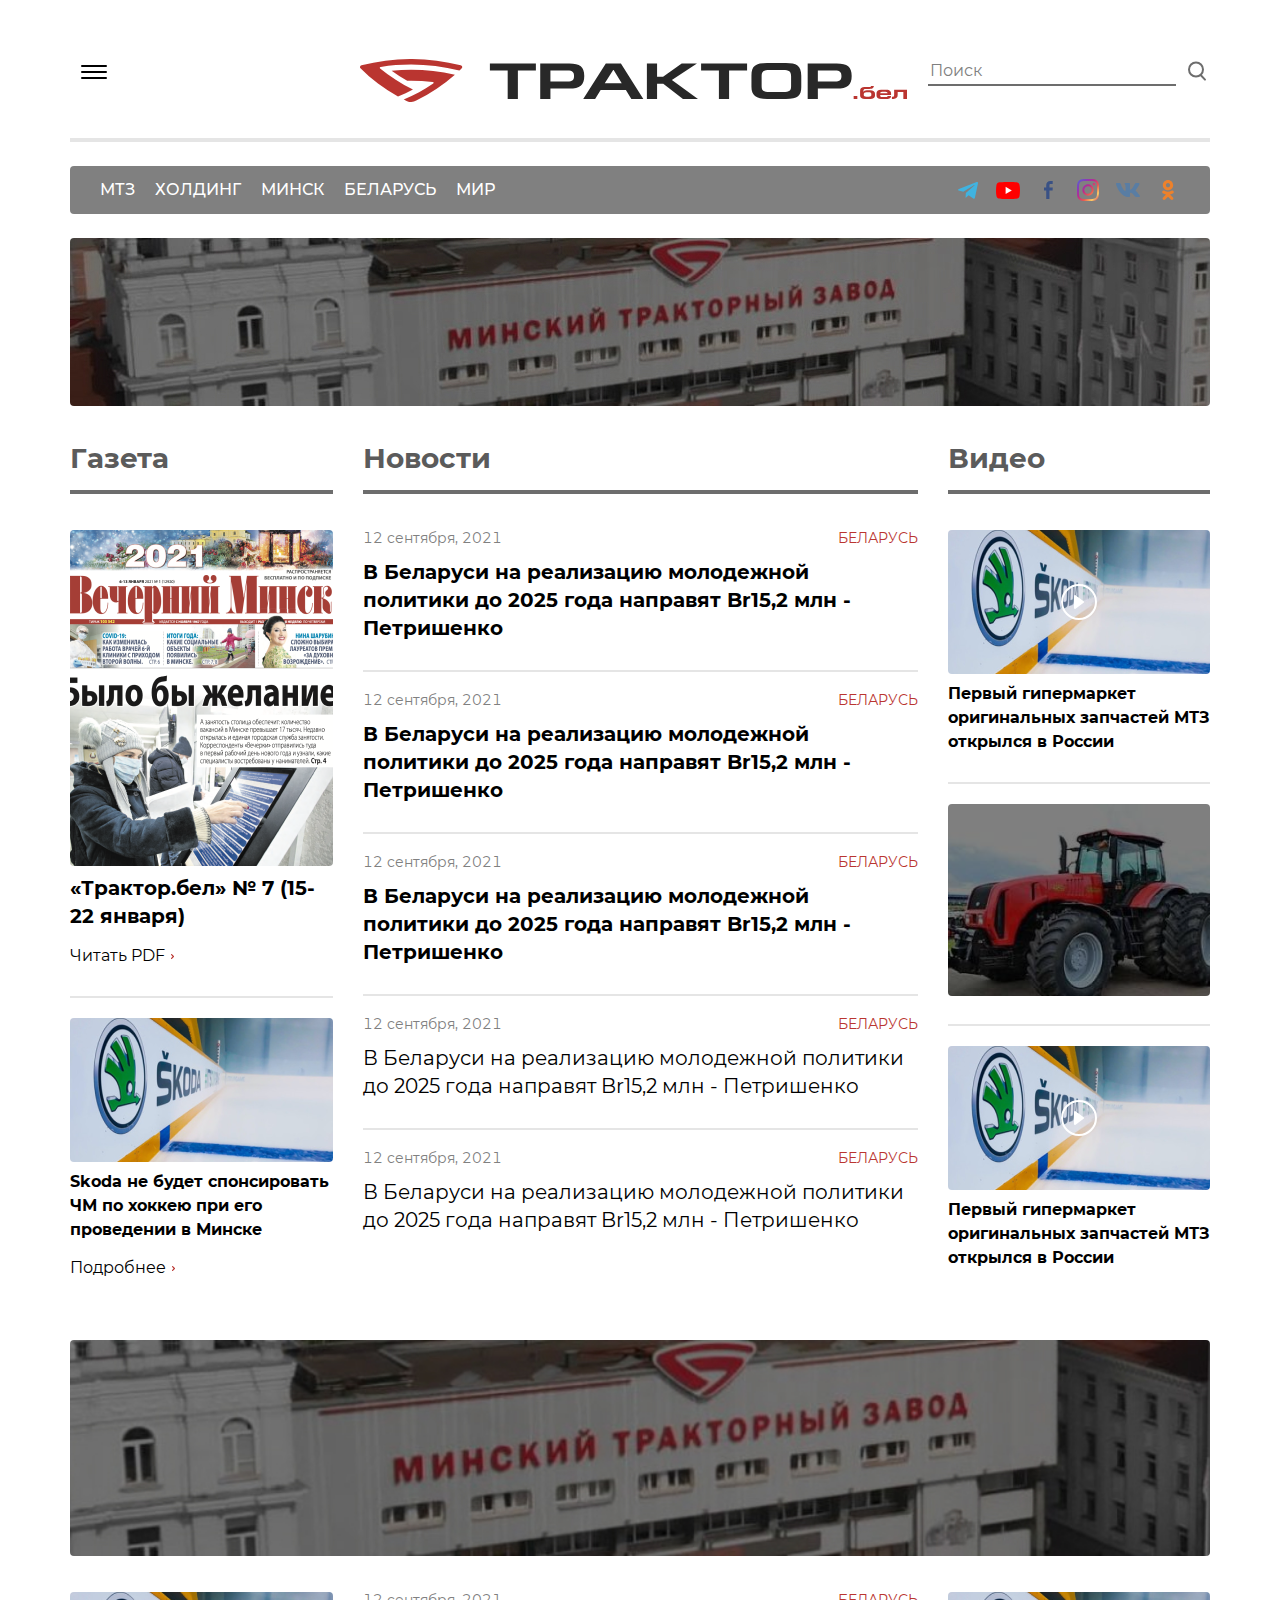
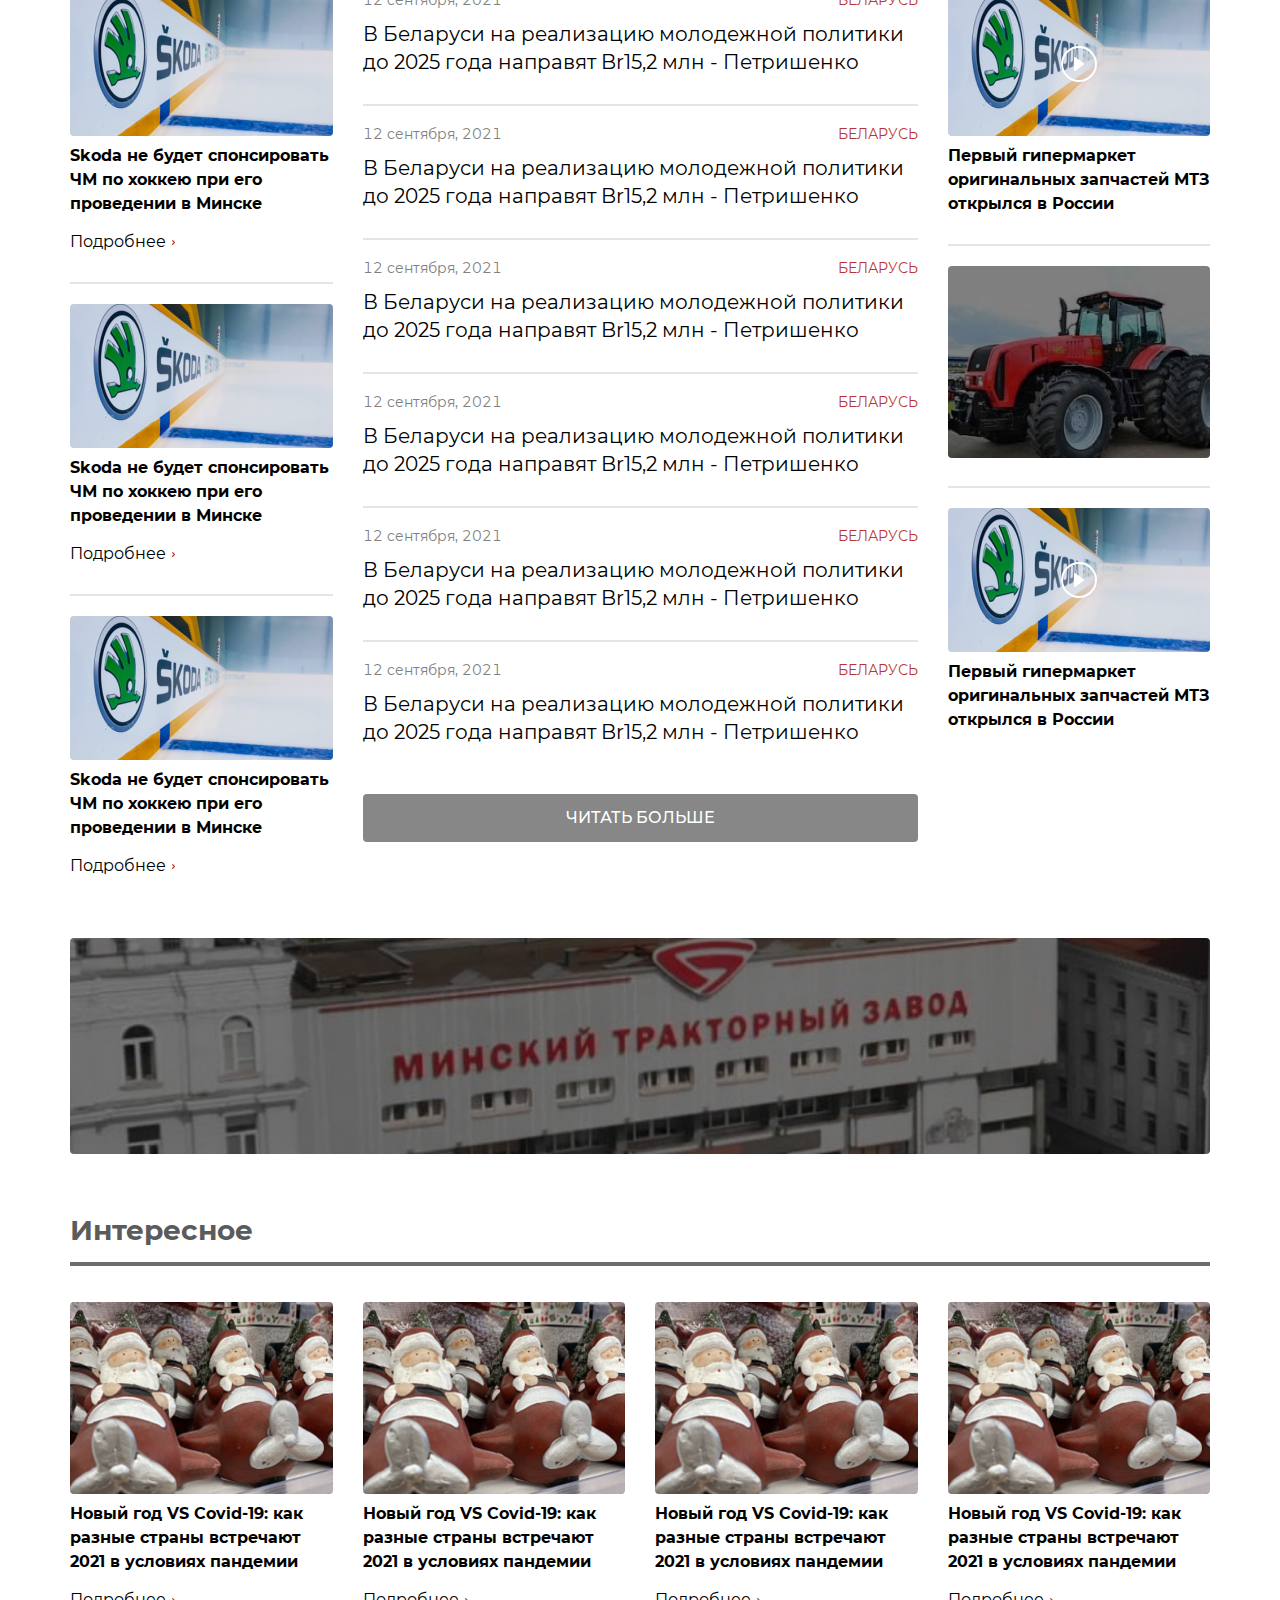
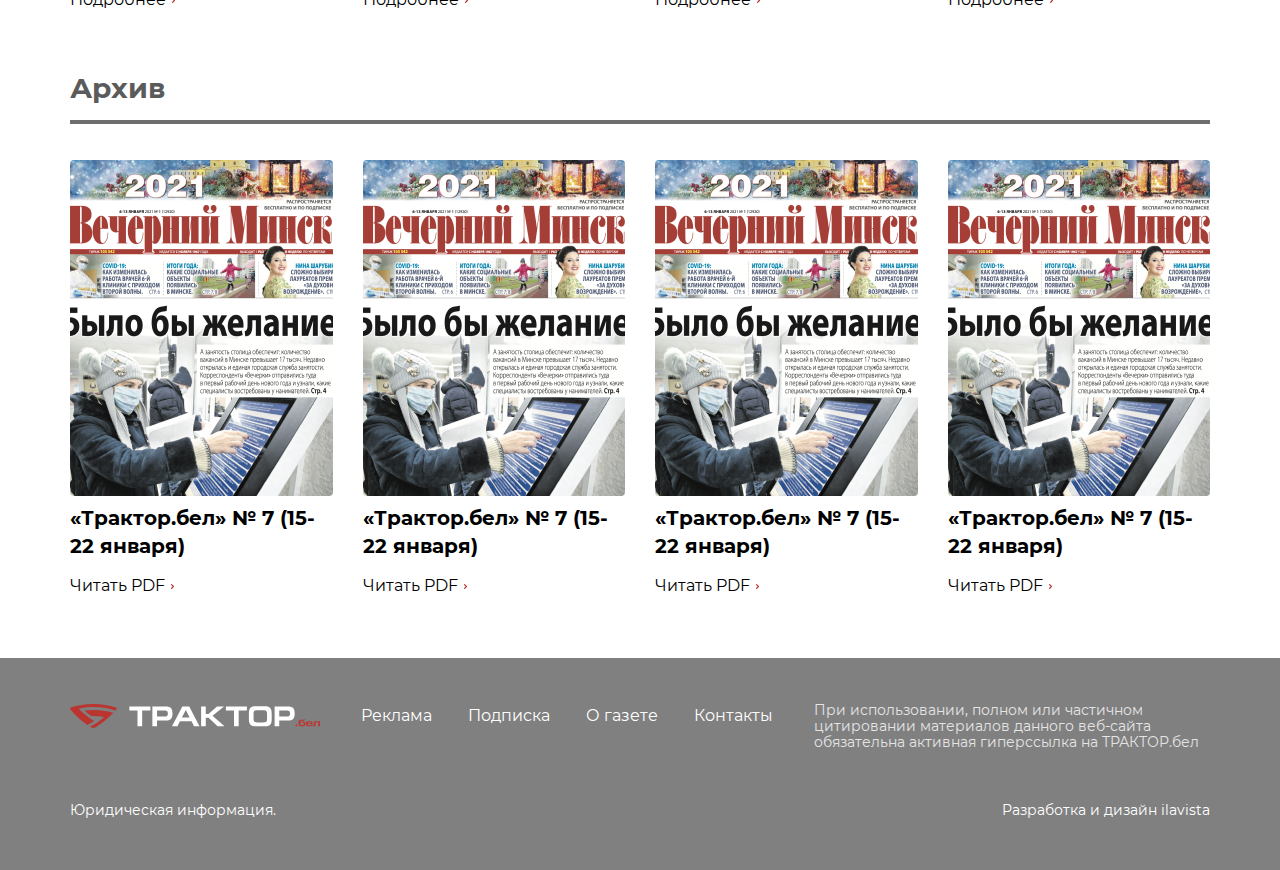
<file: index.html>
<!DOCTYPE html>
<html lang="ru" xmlns="http://www.w3.org/1999/xhtml">
<head>
    <meta charset="UTF-8"/>
    <meta
            name="viewport"
            content="width=device-width, user-scalable=no, initial-scale=1.0, maximum-scale=1.0, minimum-scale=1.0"
    />
    <meta http-equiv="X-UA-Compatible" content="ie=edge"/>
    <link rel="stylesheet" href="./css/style.min.css"/>
    <!--<link rel="shortcut icon" href="./images/favicon.png" type="image/png">-->
    <title>MTZ</title>

</head>

<body>

<header class="header">
    <div class="box">
        <div class="header__wrap">
            <div class="header__menu-open">
                <img src="./images/base/burger-open.svg" alt="Открыть меню" class="header__menu-open-img">
            </div>
            <!--<div class="header__right-items">-->
                <div class="header__logo-container">
                    <img src="./images/base/logo.svg" alt="Трактор.бел логотип" class="header__logo">
                </div>
                <label class="header__search-container">
                    <input type="text" class="header__search" placeholder="Поиск">
                    <img src="./images/base/search.svg" alt="Поиск" class="header__search-img">
                </label>
           <!-- </div>-->
        </div>
        <div class="header__separator"></div>
        <nav class="header__navigation">
            <ul class="header__menu">
                <li class="header__menu-item">
                    <a href="#" class="header__menu-item-link h4--menu">МТЗ</a>
                </li>
                <li class="header__menu-item">
                    <a href="#" class="header__menu-item-link h4--menu">Холдинг</a>
                </li>
                <li class="header__menu-item">
                    <a href="#" class="header__menu-item-link h4--menu">Минск</a>
                </li>
                <li class="header__menu-item">
                    <a href="#" class="header__menu-item-link h4--menu">Беларусь</a>
                </li>
                <li class="header__menu-item">
                    <a href="#" class="header__menu-item-link h4--menu">Мир</a>
                </li>
            </ul>
            <ul class="header__social-menu">
                <li class="header__social-item">
                    <a href="#" class="header__social-link social-link">
                        <img src="./images/base/social/telega.svg" alt="Telegram"
                             class="header__social-img social-link__img">
                    </a>
                </li>
                <li class="header__social-item">
                    <a href="#" class="header__social-link social-link">
                        <img src="./images/base/social/youtube.svg" alt="Youtube"
                             class="header__social-img social-link__img">
                    </a>
                </li>
                <li class="header__social-item">
                    <a href="#" class="header__social-link social-link">
                        <img src="./images/base/social/fb.svg" alt="Facebook"
                             class="header__social-img social-link__img">
                    </a>
                </li>
                <li class="header__social-item">
                    <a href="#" class="header__social-link social-link">
                        <img src="./images/base/social/inst.svg" alt="Instagramm"
                             class="header__social-img social-link__img">
                    </a>
                </li>
                <li class="header__social-item">
                    <a href="#" class="header__social-link social-link">
                        <img src="./images/base/social/vk.svg" alt="Vkontakte"
                             class="header__social-img social-link__img">
                    </a>
                </li>
                <li class="header__social-item">
                    <a href="#" class="header__social-link social-link">
                        <img src="./images/base/social/ok.svg" alt="OK" class="header__social-img social-link__img">
                    </a>
                </li>
            </ul>
        </nav>
    </div>
    <div class="sidenav">
        <div class="sidenav__close-zone">
            <div class="sidenav__logo"></div>
            <div class="sidenav__close-button">
                <img src="./images/base/burger-close.svg" alt="Закрыть" class="sidenav__close-icon">
            </div>
        </div>
        <nav class="sidenav__nav">
            <ul class="sidenav__list">
                <li class="sidenav__list-item">
                    <a href="#" class="sidenav__link h1">Новости</a>
                </li>
                <li class="sidenav__list-item">
                    <a href="#" class="sidenav__link h1">Видео</a>
                </li>
                <li class="sidenav__list-item">
                    <a href="#" class="sidenav__link h1">О газете</a>
                </li>
                <li class="sidenav__list-item">
                    <a href="#" class="sidenav__link h1">Новости</a>
                </li>
                <li class="sidenav__list-item">
                    <a href="#" class="sidenav__link h1">Новости</a>
                </li>
                <li class="sidenav__list-item">
                    <a href="#" class="sidenav__link h1">Новости</a>
                </li>
                <li class="sidenav__list-item">
                    <a href="#" class="sidenav__link h1">Новости</a>
                </li>
            </ul>
        </nav>
    </div>
</header>
<main class="main">

    <div class="banner-container">
        <div class="box">
            <a href="#" class="banner-middle banner">
                <img src="./images/main/banner-top.jpg" alt="" class="banner-middle__img">
            </a>
        </div>
    </div>
    <div class="main__content">
        <div class="box">
            <div class="main__content-wrap main__content-wrap--main-page">
                <aside class="main__newspaper main__content-col">
                    <h2 class="title h1">
                        <a href="#" class="title__link">Газета</a>
                    </h2>
                    <article class="newspaper main__aside-card">
                        <div class="newspaper__img-container">
                            <img src="./images/main/newspaper.png" alt="Газетка" class="newspaper__img">
                        </div>
                        <h3 class="newspaper__title h3">‎«‎Трактор.бел»‎ № 7
                            (15-22 января)</h3>
                        <a href="#" class="newspaper__link h4">Читать PDF</a>
                    </article>
                    <article class="card-article main__aside-card">
                        <div class="card-article__img-container">
                            <img src="./images/main/video.png" alt="article" class="card-article__img">
                        </div>
                        <h3 class="card-article__title h4">Skoda не будет спонсировать ЧМ по хоккею при его проведении в
                            Минске</h3>
                        <a href="#" class="card-article__link h4">
                            Подробнее
                        </a>
                    </article>
                </aside>
                <section class="main__news main__content-col--2">
                    <h1 class="title h1">
                        <a href="#" class="title__link">Новости</a>
                    </h1>
                    <article class="main__news-item news-item news-item--main">
                        <a href="#" class="news-item__link">
                            <div class="news-item__info">
                                <p class="news-item__date h5">12 cентября, 2021</p>
                                <p class="news-item__mark h5">Беларусь</p>
                            </div>
                            <h3 class="news-item__title h3">В Беларуси на реализацию молодежной политики до 2025 года направят
                                Br15,2 млн - Петришенко</h3>
                        </a>
                    </article>
                    <article class="main__news-item news-item news-item--main">
                        <a href="#" class="news-item__link">
                            <div class="news-item__info">
                                <p class="news-item__date h5">12 cентября, 2021</p>
                                <p class="news-item__mark h5">Беларусь</p>
                            </div>
                            <h3 class="news-item__title h3">В Беларуси на реализацию молодежной политики до 2025 года направят
                                Br15,2 млн - Петришенко</h3>
                        </a>
                    </article>
                    <article class="main__news-item news-item news-item--main">
                        <a href="#" class="news-item__link">
                            <div class="news-item__info">
                                <p class="news-item__date h5">12 cентября, 2021</p>
                                <p class="news-item__mark h5">Беларусь</p>
                            </div>
                            <h3 class="news-item__title h3">В Беларуси на реализацию молодежной политики до 2025 года направят
                                Br15,2 млн - Петришенко</h3>
                        </a>
                    </article>
                    <article class="main__news-item news-item">
                        <a href="#" class="news-item__link">
                            <div class="news-item__info">
                                <p class="news-item__date h5">12 cентября, 2021</p>
                                <p class="news-item__mark h5">Беларусь</p>
                            </div>
                            <h3 class="news-item__title h3">В Беларуси на реализацию молодежной политики до 2025 года направят
                                Br15,2 млн - Петришенко</h3>
                        </a>
                    </article>
                    <article class="main__news-item news-item">
                        <a href="#" class="news-item__link">
                            <div class="news-item__info">
                                <p class="news-item__date h5">12 cентября, 2021</p>
                                <p class="news-item__mark h5">Беларусь</p>
                            </div>
                            <h3 class="news-item__title h3">В Беларуси на реализацию молодежной политики до 2025 года направят
                                Br15,2 млн - Петришенко</h3>
                        </a>
                    </article>
                    <a href="#" class="main__news-more btn--more h4 d-block-lg">Читать больше</a>
                </section>
                <aside class="main__video main__content-col">
                    <h2 class="title h1">
                        <a href="#" class="title__link">Видео</a>
                    </h2>
                    <article class="card-video main__aside-card">
                        <a href="#" class="card-video__link">
                            <div class="card-video__img-container">
                                <img src="./images/main/video.png" alt="video" class="card-video__img">
                                <div class="card-video__play-btn">
                                    <img src="./images/base/play-icon.svg" alt="Включить видео" class="card-video__play-icon">
                                </div>
                            </div>
                            <h3 class="card-video__title h4">Первый гипермаркет оригинальных запчастей МТЗ открылся в России</h3>
                        </a>
                    </article>
                    <article class="banner-container main__aside-card">
                        <a href="#" class="banner-small">
                            <img class="banner-small__img" src="./images/main/banner.png" alt="малый баннер">
                        </a>
                    </article>
                    <article class="card-video main__aside-card">
                        <a href="#" class="card-video__link">
                            <div class="card-video__img-container">
                                <img src="./images/main/video.png" alt="video" class="card-video__img">
                                <div class="card-video__play-btn">
                                    <img src="./images/base/play-icon.svg" alt="Включить видео" class="card-video__play-icon">
                                </div>
                            </div>
                            <h3 class="card-video__title h4">Первый гипермаркет оригинальных запчастей МТЗ открылся в России</h3>
                        </a>
                    </article>
                    <a href="#" class="main__news-more btn--more h4 d-block-lg">Смотреть больше</a>
                </aside>
            </div>
        </div>
    </div>
    <div class="banner-container move-on-mobile">
        <div class="box">
            <a href="#" class="banner banner-large">
                <img src="./images/main/banner-top.jpg" alt="" class="banner-large__img">
            </a>
        </div>
    </div>
    <div class="main__content main__content--second">
        <div class="box">
            <div class="main__content-wrap main__content-wrap--main-page">
                <aside class="main__newspaper main__content-col">
                    <article class="card-article main__aside-card">
                        <div class="card-article__img-container">
                            <img src="./images/main/video.png" alt="article" class="card-article__img">
                        </div>
                        <h3 class="card-article__title h4">Skoda не будет спонсировать ЧМ по хоккею при его проведении в
                            Минске</h3>
                        <a href="#" class="card-article__link h4">
                            Подробнее
                        </a>
                    </article>
                    <article class="card-article main__aside-card">
                        <div class="card-article__img-container">
                            <img src="./images/main/video.png" alt="article" class="card-article__img">
                        </div>
                        <h3 class="card-article__title h4">Skoda не будет спонсировать ЧМ по хоккею при его проведении в
                            Минске</h3>
                        <a href="#" class="card-article__link h4">
                            Подробнее
                        </a>
                    </article>
                    <article class="card-article main__aside-card">
                        <div class="card-article__img-container">
                            <img src="./images/main/video.png" alt="article" class="card-article__img">
                        </div>
                        <h3 class="card-article__title h4">Skoda не будет спонсировать ЧМ по хоккею при его проведении в
                            Минске</h3>
                        <a href="#" class="card-article__link h4">
                            Подробнее
                        </a>
                    </article>
                </aside>
                <section class="main__news main__content-col--2">
                    <article class="main__news-item news-item">
                        <a href="#" class="news-item__link">
                            <div class="news-item__info">
                                <p class="news-item__date h5">12 cентября, 2021</p>
                                <p class="news-item__mark h5">Беларусь</p>
                            </div>
                            <h3 class="news-item__title h3">В Беларуси на реализацию молодежной политики до 2025 года направят
                                Br15,2 млн - Петришенко</h3>
                        </a>
                    </article>
                    <article class="main__news-item news-item">
                        <a href="#" class="news-item__link">
                            <div class="news-item__info">
                                <p class="news-item__date h5">12 cентября, 2021</p>
                                <p class="news-item__mark h5">Беларусь</p>
                            </div>
                            <h3 class="news-item__title h3">В Беларуси на реализацию молодежной политики до 2025 года направят
                                Br15,2 млн - Петришенко</h3>
                        </a>
                    </article>
                    <article class="main__news-item news-item">
                        <a href="#" class="news-item__link">
                            <div class="news-item__info">
                                <p class="news-item__date h5">12 cентября, 2021</p>
                                <p class="news-item__mark h5">Беларусь</p>
                            </div>
                            <h3 class="news-item__title h3">В Беларуси на реализацию молодежной политики до 2025 года направят
                                Br15,2 млн - Петришенко</h3>
                        </a>
                    </article>
                    <article class="main__news-item news-item">
                        <a href="#" class="news-item__link">
                            <div class="news-item__info">
                                <p class="news-item__date h5">12 cентября, 2021</p>
                                <p class="news-item__mark h5">Беларусь</p>
                            </div>
                            <h3 class="news-item__title h3">В Беларуси на реализацию молодежной политики до 2025 года направят
                                Br15,2 млн - Петришенко</h3>
                        </a>
                    </article>
                    <article class="main__news-item news-item">
                        <a href="#" class="news-item__link">
                            <div class="news-item__info">
                                <p class="news-item__date h5">12 cентября, 2021</p>
                                <p class="news-item__mark h5">Беларусь</p>
                            </div>
                            <h3 class="news-item__title h3">В Беларуси на реализацию молодежной политики до 2025 года направят
                                Br15,2 млн - Петришенко</h3>
                        </a>
                    </article>
                    <article class="main__news-item news-item">
                        <a href="#" class="news-item__link">
                            <div class="news-item__info">
                                <p class="news-item__date h5">12 cентября, 2021</p>
                                <p class="news-item__mark h5">Беларусь</p>
                            </div>
                            <h3 class="news-item__title h3">В Беларуси на реализацию молодежной политики до 2025 года направят
                                Br15,2 млн - Петришенко</h3>
                        </a>
                    </article>
                    <a href="#" class="main__news-more btn--more h4">Читать больше</a>
                </section>
                <aside class="main__video main__content-col">
                    <article class="card-video main__aside-card">
                        <a href="#" class="card-video__link">
                            <div class="card-video__img-container">
                                <img src="./images/main/video.png" alt="video" class="card-video__img">
                                <div class="card-video__play-btn">
                                    <img src="./images/base/play-icon.svg" alt="Включить видео" class="card-video__play-icon">
                                </div>
                            </div>
                            <h3 class="card-video__title h4">Первый гипермаркет оригинальных запчастей МТЗ открылся в России</h3>
                        </a>
                    </article>
                    <article class="banner-container main__aside-card">
                        <a href="#" class="banner-small">
                            <img class="banner-small__img" src="./images/main/banner.png" alt="малый баннер">
                        </a>
                    </article>
                    <article class="card-video main__aside-card">
                        <a href="#" class="card-video__link">
                            <div class="card-video__img-container">
                                <img src="./images/main/video.png" alt="video" class="card-video__img">
                                <div class="card-video__play-btn">
                                    <img src="./images/base/play-icon.svg" alt="Включить видео" class="card-video__play-icon">
                                </div>
                            </div>
                            <h3 class="card-video__title h4">Первый гипермаркет оригинальных запчастей МТЗ открылся в России</h3>
                        </a>
                    </article>
                </aside>
            </div>
        </div>
    </div>
    <div class="banner-container d-none-lg">
        <div class="box">
            <a href="#" class="banner banner-large">
                <img src="./images/main/banner-top.jpg" alt="" class="banner-large__img">
            </a>
        </div>
    </div>
    <section class="main__interesting interesting">
        <div class="box">
            <h2 class="title h1">
                <a href="#" class="title__link">Интересное</a>
            </h2>
            <div class="interesting__container">
                <article class="interesting__item card-interesting">
                    <div class="card-interesting__img-container">
                        <img src="./images/main/interesting.png" alt="Интересное" class="card-interesting__img">
                    </div>
                    <h3 class="card-interesting__title h4">Новый год VS Covid-19: как разные страны встречают 2021 в
                        условиях пандемии</h3>
                    <a href="#" class="card-interesting__link h4">Подробнее</a>
                </article>
                <article class="interesting__item card-interesting">
                    <div class="card-interesting__img-container">
                        <img src="./images/main/interesting.png" alt="Интересное" class="card-interesting__img">
                    </div>
                    <h3 class="card-interesting__title h4">Новый год VS Covid-19: как разные страны встречают 2021 в
                        условиях пандемии</h3>
                    <a href="#" class="card-interesting__link h4">Подробнее</a>
                </article>
                <article class="interesting__item card-interesting">
                    <div class="card-interesting__img-container">
                        <img src="./images/main/interesting.png" alt="Интересное" class="card-interesting__img">
                    </div>
                    <h3 class="card-interesting__title h4">Новый год VS Covid-19: как разные страны встречают 2021 в
                        условиях пандемии</h3>
                    <a href="#" class="card-interesting__link h4">Подробнее</a>
                </article>
                <article class="interesting__item card-interesting">
                    <div class="card-interesting__img-container">
                        <img src="./images/main/interesting.png" alt="Интересное" class="card-interesting__img">
                    </div>
                    <h3 class="card-interesting__title h4">Новый год VS Covid-19: как разные страны встречают 2021 в
                        условиях пандемии</h3>
                    <a href="#" class="card-interesting__link h4">Подробнее</a>
                </article>
                <a href="#" class="main__news-more btn--more h4 d-block-lg">Читать больше</a>
            </div>
        </div>
    </section>
    <section class="main__archive archive">
        <div class="box">
            <h2 class="title h1">
                <a href="#" class="title__link">Архив</a>
            </h2>
            <div class="archive__container">
                <article class="archive__item newspaper">
                    <div class="newspaper__img-container">
                        <img src="./images/main/newspaper.png" alt="Газетка" class="newspaper__img">
                    </div>
                    <h3 class="newspaper__title h3">‎«‎Трактор.бел»‎ № 7
                        (15-22 января)</h3>
                    <a href="#" class="newspaper__link h4">Читать PDF</a>
                </article>
                <article class="archive__item newspaper">
                    <div class="newspaper__img-container">
                        <img src="./images/main/newspaper.png" alt="Газетка" class="newspaper__img">
                    </div>
                    <h3 class="newspaper__title h3">‎«‎Трактор.бел»‎ № 7
                        (15-22 января)</h3>
                    <a href="#" class="newspaper__link h4">Читать PDF</a>
                </article>
                <article class="archive__item newspaper">
                    <div class="newspaper__img-container">
                        <img src="./images/main/newspaper.png" alt="Газетка" class="newspaper__img">
                    </div>
                    <h3 class="newspaper__title h3">‎«‎Трактор.бел»‎ № 7
                        (15-22 января)</h3>
                    <a href="#" class="newspaper__link h4">Читать PDF</a>
                </article>
                <article class="archive__item newspaper">
                    <div class="newspaper__img-container">
                        <img src="./images/main/newspaper.png" alt="Газетка" class="newspaper__img">
                    </div>
                    <h3 class="newspaper__title h3">‎«‎Трактор.бел»‎ № 7
                        (15-22 января)</h3>
                    <a href="#" class="newspaper__link h4">Читать PDF</a>
                </article>
            </div>
        </div>
    </section>
</main>

<footer class="footer">
    <div class="box">
        <div class="footer__wrap">
            <div class="footer__top">
                <div class="footer__logo">
                    <img src="./images/base/logo-footer.svg" alt="МТЗ логотип" class="footer__logo-img">
                </div>
                <nav class="footer__menu">
                    <ul class="footer__menu-list">
                        <li class="footer__menu-item">
                            <a href="#" class="footer__menu-link">Реклама</a>
                        </li>
                        <li class="footer__menu-item">
                            <a href="#" class="footer__menu-link">Подписка</a>
                        </li>
                        <li class="footer__menu-item">
                            <a href="#" class="footer__menu-link">О газете</a>
                        </li>
                        <li class="footer__menu-item">
                            <a href="#" class="footer__menu-link">Контакты</a>
                        </li>
                    </ul>
                </nav>
                <ul class="footer__social-menu">
                    <li class="footer__social-item">
                        <a href="#" class="social-link">
                            <img src="./images/base/social/telega.svg" alt="Telegram"
                                 class="social-link__img">
                        </a>
                    </li>
                    <li class="footer__social-item">
                        <a href="#" class="social-link">
                            <img src="./images/base/social/youtube.svg" alt="Youtube"
                                 class="social-link__img">
                        </a>
                    </li>
                    <li class="footer__social-item">
                        <a href="#" class="social-link">
                            <img src="./images/base/social/fb.svg" alt="Facebook"
                                 class="social-link__img">
                        </a>
                    </li>
                    <li class="footer__social-item">
                        <a href="#" class="social-link">
                            <img src="./images/base/social/inst.svg" alt="Instagramm"
                                 class="social-link__img">
                        </a>
                    </li>
                    <li class="footer__social-item">
                        <a href="#" class="social-link">
                            <img src="./images/base/social/vk.svg" alt="Vkontakte"
                                 class="social-link__img">
                        </a>
                    </li>
                    <li class="footer__social-item">
                        <a href="#" class="social-link">
                            <img src="./images/base/social/ok.svg" alt="OK" class="social-link__img">
                        </a>
                    </li>
                </ul>
                <p class="footer__policy h5">При использовании, полном или частичном цитировании материалов данного
                    веб-сайта обязательна активная гиперссылка на ТРАКТОР.бел</p>
            </div>
            <div class="footer__bottom">
                <p class="footer__legal h5">Юридическая информация.</p>
                <a href="https://ilavista.by/" rel="noopener noreferrer" class="footer__dev h5">Разработка и дизайн ilavista</a>
            </div>
        </div>
    </div>
</footer>

<script src="https://cdnjs.cloudflare.com/ajax/libs/jquery/3.5.1/jquery.min.js"></script>
<script src="./js/main.js"></script>
</body>
</html>
</file>
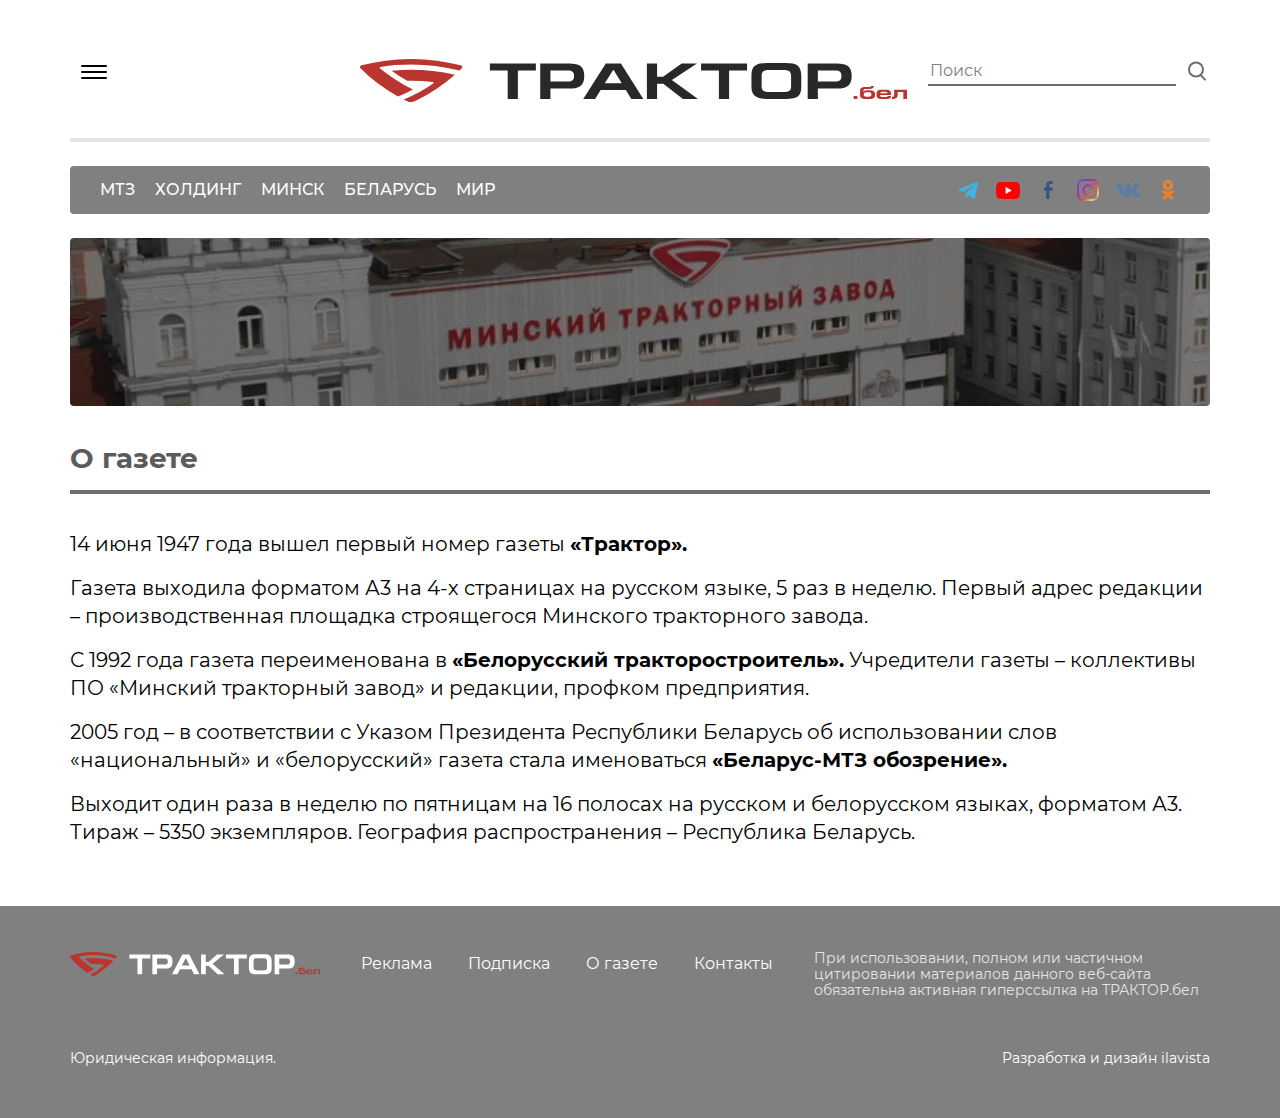
<file: about.html>
<!DOCTYPE html>
<html lang="ru" xmlns="http://www.w3.org/1999/xhtml">
<head>
    <meta charset="UTF-8"/>
    <meta
            name="viewport"
            content="width=device-width, user-scalable=no, initial-scale=1.0, maximum-scale=1.0, minimum-scale=1.0"
    />
    <meta http-equiv="X-UA-Compatible" content="ie=edge"/>
    <link rel="stylesheet" href="./css/style.min.css"/>
    <!--<link rel="shortcut icon" href="./images/favicon.png" type="image/png">-->
    <title>MTZ</title>

</head>

<body>

<header class="header">
    <div class="box">
        <div class="header__wrap">
            <div class="header__menu-open">
                <img src="./images/base/burger-open.svg" alt="Открыть меню" class="header__menu-open-img">
            </div>
            <!--<div class="header__right-items">-->
            <div class="header__logo-container">
                <img src="./images/base/logo.svg" alt="Трактор.бел логотип" class="header__logo">
            </div>
            <label class="header__search-container">
                <input type="text" class="header__search" placeholder="Поиск">
                <img src="./images/base/search.svg" alt="Поиск" class="header__search-img">
            </label>
            <!-- </div>-->
        </div>
        <div class="header__separator"></div>
        <nav class="header__navigation">
            <ul class="header__menu">
                <li class="header__menu-item">
                    <a href="#" class="header__menu-item-link h4--menu">МТЗ</a>
                </li>
                <li class="header__menu-item">
                    <a href="#" class="header__menu-item-link h4--menu">Холдинг</a>
                </li>
                <li class="header__menu-item">
                    <a href="#" class="header__menu-item-link h4--menu">Минск</a>
                </li>
                <li class="header__menu-item">
                    <a href="#" class="header__menu-item-link h4--menu">Беларусь</a>
                </li>
                <li class="header__menu-item">
                    <a href="#" class="header__menu-item-link h4--menu">Мир</a>
                </li>
            </ul>
            <ul class="header__social-menu">
                <li class="header__social-item">
                    <a href="#" class="header__social-link social-link">
                        <img src="./images/base/social/telega.svg" alt="Telegram"
                             class="header__social-img social-link__img">
                    </a>
                </li>
                <li class="header__social-item">
                    <a href="#" class="header__social-link social-link">
                        <img src="./images/base/social/youtube.svg" alt="Youtube"
                             class="header__social-img social-link__img">
                    </a>
                </li>
                <li class="header__social-item">
                    <a href="#" class="header__social-link social-link">
                        <img src="./images/base/social/fb.svg" alt="Facebook"
                             class="header__social-img social-link__img">
                    </a>
                </li>
                <li class="header__social-item">
                    <a href="#" class="header__social-link social-link">
                        <img src="./images/base/social/inst.svg" alt="Instagramm"
                             class="header__social-img social-link__img">
                    </a>
                </li>
                <li class="header__social-item">
                    <a href="#" class="header__social-link social-link">
                        <img src="./images/base/social/vk.svg" alt="Vkontakte"
                             class="header__social-img social-link__img">
                    </a>
                </li>
                <li class="header__social-item">
                    <a href="#" class="header__social-link social-link">
                        <img src="./images/base/social/ok.svg" alt="OK" class="header__social-img social-link__img">
                    </a>
                </li>
            </ul>
        </nav>
    </div>
    <div class="sidenav">
        <div class="sidenav__close-zone">
            <div class="sidenav__logo"></div>
            <div class="sidenav__close-button">
                <img src="./images/base/burger-close.svg" alt="Закрыть" class="sidenav__close-icon">
            </div>
        </div>
        <nav class="sidenav__nav">
            <ul class="sidenav__list">
                <li class="sidenav__list-item">
                    <a href="#" class="sidenav__link h1">Новости</a>
                </li>
                <li class="sidenav__list-item">
                    <a href="#" class="sidenav__link h1">Видео</a>
                </li>
                <li class="sidenav__list-item">
                    <a href="#" class="sidenav__link h1">О газете</a>
                </li>
                <li class="sidenav__list-item">
                    <a href="#" class="sidenav__link h1">Новости</a>
                </li>
                <li class="sidenav__list-item">
                    <a href="#" class="sidenav__link h1">Новости</a>
                </li>
                <li class="sidenav__list-item">
                    <a href="#" class="sidenav__link h1">Новости</a>
                </li>
                <li class="sidenav__list-item">
                    <a href="#" class="sidenav__link h1">Новости</a>
                </li>
            </ul>
        </nav>
    </div>
</header>
<main class="main">

    <div class="banner-container">
        <div class="box">
            <a href="#" class="banner-middle banner">
                <img src="./images/main/banner-top.jpg" alt="" class="banner-middle__img">
            </a>
        </div>
    </div>
    <section class="other-pages__main">
        <div class="box">
            <h1 class="title h1">
                О газете
            </h1>
            <div class="about__description">
                <p class="about__text">14 июня 1947 года вышел первый номер газеты <strong
                        class="text--bold">«Трактор».</strong></p>
                <p class="about__text">Газета выходила форматом А3 на 4-х страницах на русском языке, 5 раз в неделю.
                    Первый адрес редакции – производственная площадка строящегося Минского тракторного завода.</p>
                <p class="about__text">С 1992 года газета переименована в <strong class="text--bold">«Белорусский
                    тракторостроитель».</strong> Учредители газеты – коллективы ПО «Минский тракторный завод» и
                    редакции, профком предприятия.</p>
                <p class="about__text">2005 год – в соответствии с Указом Президента Республики Беларусь об
                    использовании слов «национальный» и «белорусский» газета стала именоваться <strong
                            class="text--bold">«Беларус-МТЗ обозрение».</strong></p>
                <p class="about__text">Выходит один раза в неделю  по пятницам на 16 полосах на русском и белорусском языках, форматом А3. Тираж – 5350 экземпляров. География распространения – Республика Беларусь.</p>
            </div>
        </div>
    </section>
</main>

<footer class="footer">
    <div class="box">
        <div class="footer__wrap">
            <div class="footer__top">
                <div class="footer__logo">
                    <img src="./images/base/logo-footer.svg" alt="МТЗ логотип" class="footer__logo-img">
                </div>
                <nav class="footer__menu">
                    <ul class="footer__menu-list">
                        <li class="footer__menu-item">
                            <a href="#" class="footer__menu-link">Реклама</a>
                        </li>
                        <li class="footer__menu-item">
                            <a href="#" class="footer__menu-link">Подписка</a>
                        </li>
                        <li class="footer__menu-item">
                            <a href="#" class="footer__menu-link">О газете</a>
                        </li>
                        <li class="footer__menu-item">
                            <a href="#" class="footer__menu-link">Контакты</a>
                        </li>
                    </ul>
                </nav>
                <ul class="footer__social-menu">
                    <li class="footer__social-item">
                        <a href="#" class="social-link">
                            <img src="./images/base/social/telega.svg" alt="Telegram"
                                 class="social-link__img">
                        </a>
                    </li>
                    <li class="footer__social-item">
                        <a href="#" class="social-link">
                            <img src="./images/base/social/youtube.svg" alt="Youtube"
                                 class="social-link__img">
                        </a>
                    </li>
                    <li class="footer__social-item">
                        <a href="#" class="social-link">
                            <img src="./images/base/social/fb.svg" alt="Facebook"
                                 class="social-link__img">
                        </a>
                    </li>
                    <li class="footer__social-item">
                        <a href="#" class="social-link">
                            <img src="./images/base/social/inst.svg" alt="Instagramm"
                                 class="social-link__img">
                        </a>
                    </li>
                    <li class="footer__social-item">
                        <a href="#" class="social-link">
                            <img src="./images/base/social/vk.svg" alt="Vkontakte"
                                 class="social-link__img">
                        </a>
                    </li>
                    <li class="footer__social-item">
                        <a href="#" class="social-link">
                            <img src="./images/base/social/ok.svg" alt="OK" class="social-link__img">
                        </a>
                    </li>
                </ul>
                <p class="footer__policy h5">При использовании, полном или частичном цитировании материалов данного
                    веб-сайта обязательна активная гиперссылка на ТРАКТОР.бел</p>
            </div>
            <div class="footer__bottom">
                <p class="footer__legal h5">Юридическая информация.</p>
                <a href="https://ilavista.by/" rel="noopener noreferrer" class="footer__dev h5">Разработка и дизайн
                    ilavista</a>
            </div>
        </div>
    </div>
</footer>

<script src="https://cdnjs.cloudflare.com/ajax/libs/jquery/3.5.1/jquery.min.js"></script>
<script src="./js/main.js"></script>
</body>
</html>
</file>
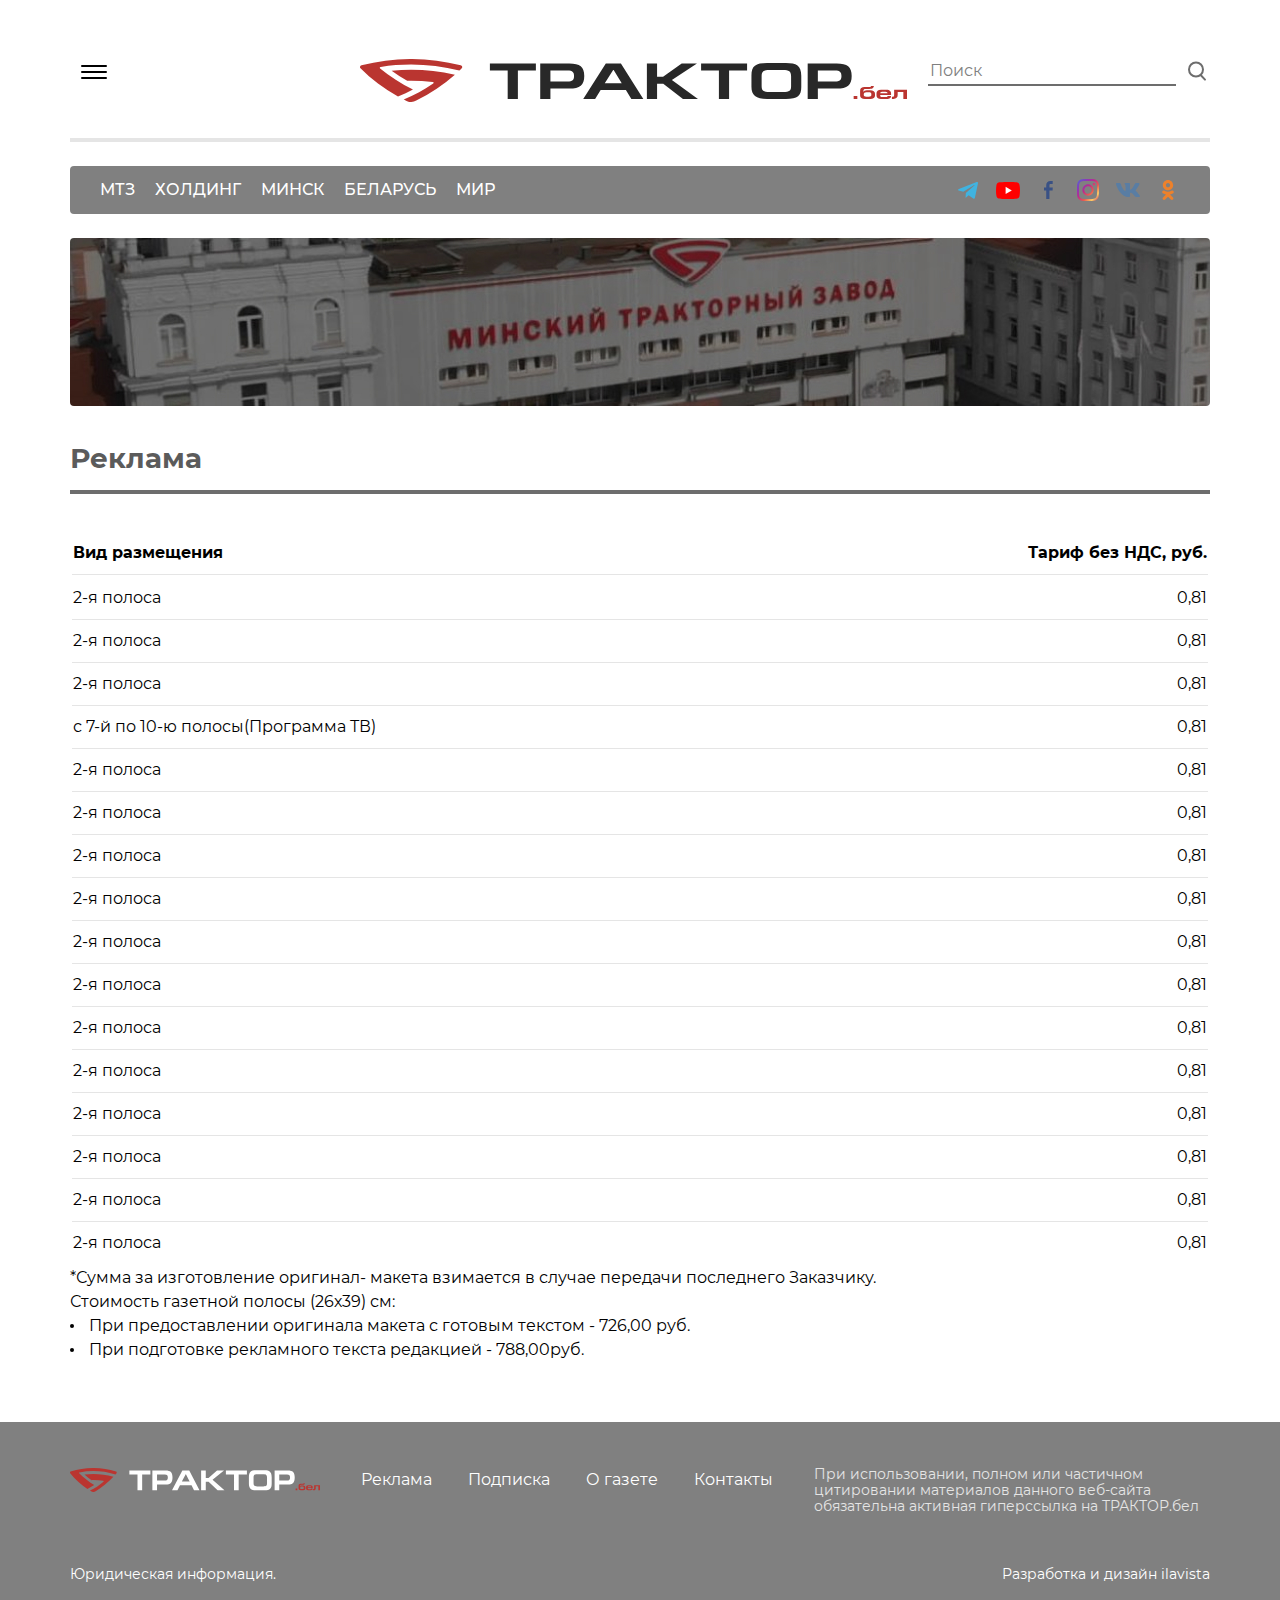
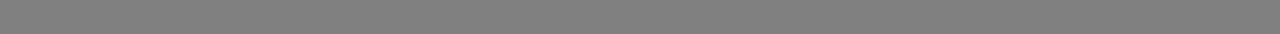
<file: advertising.html>
<!DOCTYPE html>
<html lang="ru" xmlns="http://www.w3.org/1999/xhtml">
<head>
    <meta charset="UTF-8"/>
    <meta
            name="viewport"
            content="width=device-width, user-scalable=no, initial-scale=1.0, maximum-scale=1.0, minimum-scale=1.0"
    />
    <meta http-equiv="X-UA-Compatible" content="ie=edge"/>
    <link rel="stylesheet" href="./css/style.min.css"/>
    <!--<link rel="shortcut icon" href="./images/favicon.png" type="image/png">-->
    <title>MTZ</title>

</head>

<body>

<header class="header">
    <div class="box">
        <div class="header__wrap">
            <div class="header__menu-open">
                <img src="./images/base/burger-open.svg" alt="Открыть меню" class="header__menu-open-img">
            </div>
            <!--<div class="header__right-items">-->
            <div class="header__logo-container">
                <img src="./images/base/logo.svg" alt="Трактор.бел логотип" class="header__logo">
            </div>
            <label class="header__search-container">
                <input type="text" class="header__search" placeholder="Поиск">
                <img src="./images/base/search.svg" alt="Поиск" class="header__search-img">
            </label>
            <!-- </div>-->
        </div>
        <div class="header__separator"></div>
        <nav class="header__navigation">
            <ul class="header__menu">
                <li class="header__menu-item">
                    <a href="#" class="header__menu-item-link h4--menu">МТЗ</a>
                </li>
                <li class="header__menu-item">
                    <a href="#" class="header__menu-item-link h4--menu">Холдинг</a>
                </li>
                <li class="header__menu-item">
                    <a href="#" class="header__menu-item-link h4--menu">Минск</a>
                </li>
                <li class="header__menu-item">
                    <a href="#" class="header__menu-item-link h4--menu">Беларусь</a>
                </li>
                <li class="header__menu-item">
                    <a href="#" class="header__menu-item-link h4--menu">Мир</a>
                </li>
            </ul>
            <ul class="header__social-menu">
                <li class="header__social-item">
                    <a href="#" class="header__social-link social-link">
                        <img src="./images/base/social/telega.svg" alt="Telegram"
                             class="header__social-img social-link__img">
                    </a>
                </li>
                <li class="header__social-item">
                    <a href="#" class="header__social-link social-link">
                        <img src="./images/base/social/youtube.svg" alt="Youtube"
                             class="header__social-img social-link__img">
                    </a>
                </li>
                <li class="header__social-item">
                    <a href="#" class="header__social-link social-link">
                        <img src="./images/base/social/fb.svg" alt="Facebook"
                             class="header__social-img social-link__img">
                    </a>
                </li>
                <li class="header__social-item">
                    <a href="#" class="header__social-link social-link">
                        <img src="./images/base/social/inst.svg" alt="Instagramm"
                             class="header__social-img social-link__img">
                    </a>
                </li>
                <li class="header__social-item">
                    <a href="#" class="header__social-link social-link">
                        <img src="./images/base/social/vk.svg" alt="Vkontakte"
                             class="header__social-img social-link__img">
                    </a>
                </li>
                <li class="header__social-item">
                    <a href="#" class="header__social-link social-link">
                        <img src="./images/base/social/ok.svg" alt="OK" class="header__social-img social-link__img">
                    </a>
                </li>
            </ul>
        </nav>
    </div>
    <div class="sidenav">
        <div class="sidenav__close-zone">
            <div class="sidenav__logo"></div>
            <div class="sidenav__close-button">
                <img src="./images/base/burger-close.svg" alt="Закрыть" class="sidenav__close-icon">
            </div>
        </div>
        <nav class="sidenav__nav">
            <ul class="sidenav__list">
                <li class="sidenav__list-item">
                    <a href="#" class="sidenav__link h1">Новости</a>
                </li>
                <li class="sidenav__list-item">
                    <a href="#" class="sidenav__link h1">Видео</a>
                </li>
                <li class="sidenav__list-item">
                    <a href="#" class="sidenav__link h1">О газете</a>
                </li>
                <li class="sidenav__list-item">
                    <a href="#" class="sidenav__link h1">Новости</a>
                </li>
                <li class="sidenav__list-item">
                    <a href="#" class="sidenav__link h1">Новости</a>
                </li>
                <li class="sidenav__list-item">
                    <a href="#" class="sidenav__link h1">Новости</a>
                </li>
                <li class="sidenav__list-item">
                    <a href="#" class="sidenav__link h1">Новости</a>
                </li>
            </ul>
        </nav>
    </div>
</header>
<main class="main">

    <div class="banner-container">
        <div class="box">
            <a href="#" class="banner-middle banner">
                <img src="./images/main/banner-top.jpg" alt="" class="banner-middle__img">
            </a>
        </div>
    </div>
    <section class="advertising__main">
        <div class="box">
            <h1 class="title h1">
                Реклама
            </h1>
            <table>
                <thead>
                <tr>
                    <td>Вид размещения</td>
                    <td>Тариф без НДС, руб.</td>
                </tr>
                </thead>
                <tbody>
                <tr>
                    <td>2-я полоса</td>
                    <td>0,81</td>
                </tr>
                <tr>
                    <td>2-я полоса</td>
                    <td>0,81</td>
                </tr>
                <tr>
                    <td>2-я полоса</td>
                    <td>0,81</td>
                </tr>
                <tr>
                    <td>с 7-й по 10-ю  полосы(Программа ТВ)</td>
                    <td>0,81</td>
                </tr>
                <tr>
                    <td>2-я полоса</td>
                    <td>0,81</td>
                </tr>
                <tr>
                    <td>2-я полоса</td>
                    <td>0,81</td>
                </tr>
                <tr>
                    <td>2-я полоса</td>
                    <td>0,81</td>
                </tr>
                <tr>
                    <td>2-я полоса</td>
                    <td>0,81</td>
                </tr>
                <tr>
                    <td>2-я полоса</td>
                    <td>0,81</td>
                </tr>
                <tr>
                    <td>2-я полоса</td>
                    <td>0,81</td>
                </tr>
                <tr>
                    <td>2-я полоса</td>
                    <td>0,81</td>
                </tr>
                <tr>
                    <td>2-я полоса</td>
                    <td>0,81</td>
                </tr>
                <tr>
                    <td>2-я полоса</td>
                    <td>0,81</td>
                </tr>
                <tr>
                    <td>2-я полоса</td>
                    <td>0,81</td>
                </tr>
                <tr>
                    <td>2-я полоса</td>
                    <td>0,81</td>
                </tr>
                <tr>
                    <td>2-я полоса</td>
                    <td>0,81</td>
                </tr>

                </tbody>
            </table>
            <p>*Сумма за изготовление оригинал- макета взимается в случае передачи последнего Заказчику.</p>
            <p>Стоимость газетной полосы (26х39) см:</p>
            <ul>
                <li>При предоставлении оригинала макета с готовым текстом  - 726,00 руб.</li>
                <li>При подготовке  рекламного текста редакцией  - 788,00руб.</li>
            </ul>
        </div>
    </section>
</main>

<footer class="footer">
    <div class="box">
        <div class="footer__wrap">
            <div class="footer__top">
                <div class="footer__logo">
                    <img src="./images/base/logo-footer.svg" alt="МТЗ логотип" class="footer__logo-img">
                </div>
                <nav class="footer__menu">
                    <ul class="footer__menu-list">
                        <li class="footer__menu-item">
                            <a href="#" class="footer__menu-link">Реклама</a>
                        </li>
                        <li class="footer__menu-item">
                            <a href="#" class="footer__menu-link">Подписка</a>
                        </li>
                        <li class="footer__menu-item">
                            <a href="#" class="footer__menu-link">О газете</a>
                        </li>
                        <li class="footer__menu-item">
                            <a href="#" class="footer__menu-link">Контакты</a>
                        </li>
                    </ul>
                </nav>
                <ul class="footer__social-menu">
                    <li class="footer__social-item">
                        <a href="#" class="social-link">
                            <img src="./images/base/social/telega.svg" alt="Telegram"
                                 class="social-link__img">
                        </a>
                    </li>
                    <li class="footer__social-item">
                        <a href="#" class="social-link">
                            <img src="./images/base/social/youtube.svg" alt="Youtube"
                                 class="social-link__img">
                        </a>
                    </li>
                    <li class="footer__social-item">
                        <a href="#" class="social-link">
                            <img src="./images/base/social/fb.svg" alt="Facebook"
                                 class="social-link__img">
                        </a>
                    </li>
                    <li class="footer__social-item">
                        <a href="#" class="social-link">
                            <img src="./images/base/social/inst.svg" alt="Instagramm"
                                 class="social-link__img">
                        </a>
                    </li>
                    <li class="footer__social-item">
                        <a href="#" class="social-link">
                            <img src="./images/base/social/vk.svg" alt="Vkontakte"
                                 class="social-link__img">
                        </a>
                    </li>
                    <li class="footer__social-item">
                        <a href="#" class="social-link">
                            <img src="./images/base/social/ok.svg" alt="OK" class="social-link__img">
                        </a>
                    </li>
                </ul>
                <p class="footer__policy h5">При использовании, полном или частичном цитировании материалов данного
                    веб-сайта обязательна активная гиперссылка на ТРАКТОР.бел</p>
            </div>
            <div class="footer__bottom">
                <p class="footer__legal h5">Юридическая информация.</p>
                <a href="https://ilavista.by/" rel="noopener noreferrer" class="footer__dev h5">Разработка и дизайн ilavista</a>
            </div>
        </div>
    </div>
</footer>


<script src="https://cdnjs.cloudflare.com/ajax/libs/jquery/3.5.1/jquery.min.js"></script>
<script src="./js/main.js"></script>
</body>
</html>
</file>
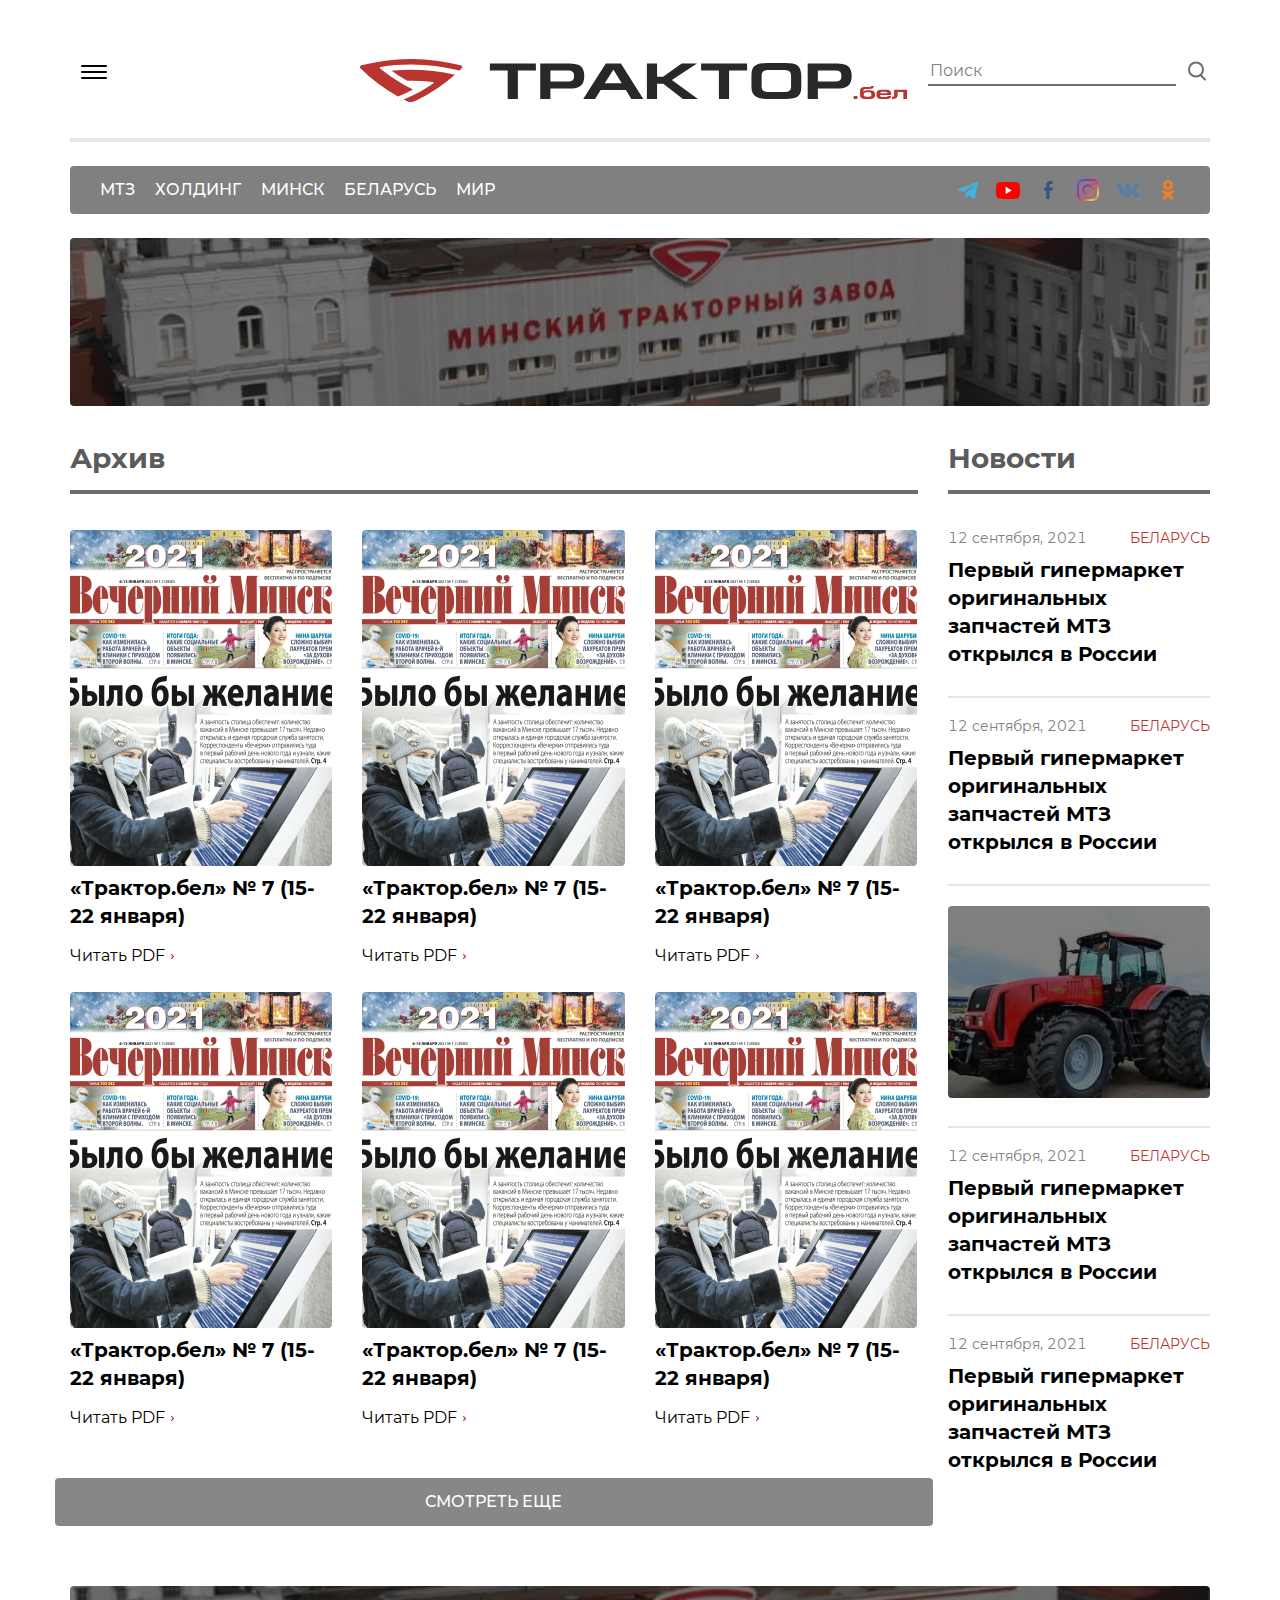
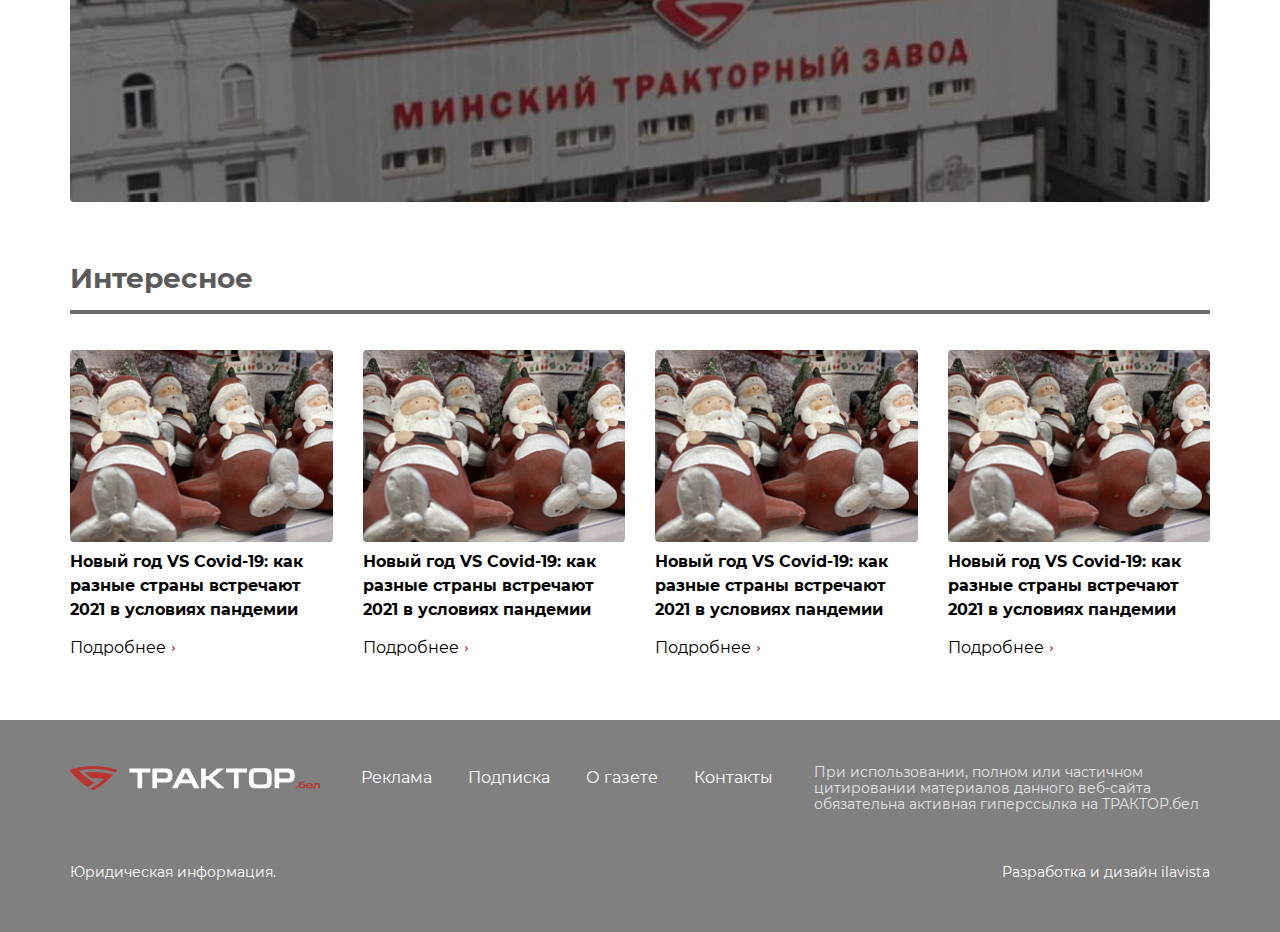
<file: archive.html>
<!DOCTYPE html>
<html lang="ru" xmlns="http://www.w3.org/1999/xhtml">
<head>
    <meta charset="UTF-8"/>
    <meta
            name="viewport"
            content="width=device-width, user-scalable=no, initial-scale=1.0, maximum-scale=1.0, minimum-scale=1.0"
    />
    <meta http-equiv="X-UA-Compatible" content="ie=edge"/>
    <link rel="stylesheet" href="./css/style.min.css"/>
    <!--<link rel="shortcut icon" href="./images/favicon.png" type="image/png">-->
    <title>MTZ</title>

</head>

<body>

<header class="header">
    <div class="box">
        <div class="header__wrap">
            <div class="header__menu-open">
                <img src="./images/base/burger-open.svg" alt="Открыть меню" class="header__menu-open-img">
            </div>
            <!--<div class="header__right-items">-->
            <div class="header__logo-container">
                <img src="./images/base/logo.svg" alt="Трактор.бел логотип" class="header__logo">
            </div>
            <label class="header__search-container">
                <input type="text" class="header__search" placeholder="Поиск">
                <img src="./images/base/search.svg" alt="Поиск" class="header__search-img">
            </label>
            <!-- </div>-->
        </div>
        <div class="header__separator"></div>
        <nav class="header__navigation">
            <ul class="header__menu">
                <li class="header__menu-item">
                    <a href="#" class="header__menu-item-link h4--menu">МТЗ</a>
                </li>
                <li class="header__menu-item">
                    <a href="#" class="header__menu-item-link h4--menu">Холдинг</a>
                </li>
                <li class="header__menu-item">
                    <a href="#" class="header__menu-item-link h4--menu">Минск</a>
                </li>
                <li class="header__menu-item">
                    <a href="#" class="header__menu-item-link h4--menu">Беларусь</a>
                </li>
                <li class="header__menu-item">
                    <a href="#" class="header__menu-item-link h4--menu">Мир</a>
                </li>
            </ul>
            <ul class="header__social-menu">
                <li class="header__social-item">
                    <a href="#" class="header__social-link social-link">
                        <img src="./images/base/social/telega.svg" alt="Telegram"
                             class="header__social-img social-link__img">
                    </a>
                </li>
                <li class="header__social-item">
                    <a href="#" class="header__social-link social-link">
                        <img src="./images/base/social/youtube.svg" alt="Youtube"
                             class="header__social-img social-link__img">
                    </a>
                </li>
                <li class="header__social-item">
                    <a href="#" class="header__social-link social-link">
                        <img src="./images/base/social/fb.svg" alt="Facebook"
                             class="header__social-img social-link__img">
                    </a>
                </li>
                <li class="header__social-item">
                    <a href="#" class="header__social-link social-link">
                        <img src="./images/base/social/inst.svg" alt="Instagramm"
                             class="header__social-img social-link__img">
                    </a>
                </li>
                <li class="header__social-item">
                    <a href="#" class="header__social-link social-link">
                        <img src="./images/base/social/vk.svg" alt="Vkontakte"
                             class="header__social-img social-link__img">
                    </a>
                </li>
                <li class="header__social-item">
                    <a href="#" class="header__social-link social-link">
                        <img src="./images/base/social/ok.svg" alt="OK" class="header__social-img social-link__img">
                    </a>
                </li>
            </ul>
        </nav>
    </div>
    <div class="sidenav">
        <div class="sidenav__close-zone">
            <div class="sidenav__logo"></div>
            <div class="sidenav__close-button">
                <img src="./images/base/burger-close.svg" alt="Закрыть" class="sidenav__close-icon">
            </div>
        </div>
        <nav class="sidenav__nav">
            <ul class="sidenav__list">
                <li class="sidenav__list-item">
                    <a href="#" class="sidenav__link h1">Новости</a>
                </li>
                <li class="sidenav__list-item">
                    <a href="#" class="sidenav__link h1">Видео</a>
                </li>
                <li class="sidenav__list-item">
                    <a href="#" class="sidenav__link h1">О газете</a>
                </li>
                <li class="sidenav__list-item">
                    <a href="#" class="sidenav__link h1">Новости</a>
                </li>
                <li class="sidenav__list-item">
                    <a href="#" class="sidenav__link h1">Новости</a>
                </li>
                <li class="sidenav__list-item">
                    <a href="#" class="sidenav__link h1">Новости</a>
                </li>
                <li class="sidenav__list-item">
                    <a href="#" class="sidenav__link h1">Новости</a>
                </li>
            </ul>
        </nav>
    </div>
</header>
<main class="main">

    <div class="banner-container">
        <div class="box">
            <a href="#" class="banner-middle banner">
                <img src="./images/main/banner-top.jpg" alt="" class="banner-middle__img">
            </a>
        </div>
    </div>
    <div class="main__content">
        <div class="box">
            <div class="main__content-wrap main__content-wrap--archive-page">
                <div class="archive-page__main-content main__content-col--3">
                    <h1 class="title h1">
                        <a href="#" class="title__link">Архив</a>
                    </h1>
                    <div class="archive-page__items-container">
                        <article class="newspaper archive-page__item">
                            <div class="newspaper__img-container">
                                <img src="./images/main/newspaper.png" alt="Газетка" class="newspaper__img">
                            </div>
                            <h3 class="newspaper__title h3">‎«‎Трактор.бел»‎ № 7
                                (15-22 января)</h3>
                            <a href="#" class="newspaper__link h4">Читать PDF</a>
                        </article>
                        <article class="newspaper archive-page__item">
                            <div class="newspaper__img-container">
                                <img src="./images/main/newspaper.png" alt="Газетка" class="newspaper__img">
                            </div>
                            <h3 class="newspaper__title h3">‎«‎Трактор.бел»‎ № 7
                                (15-22 января)</h3>
                            <a href="#" class="newspaper__link h4">Читать PDF</a>
                        </article>
                        <article class="newspaper archive-page__item">
                            <div class="newspaper__img-container">
                                <img src="./images/main/newspaper.png" alt="Газетка" class="newspaper__img">
                            </div>
                            <h3 class="newspaper__title h3">‎«‎Трактор.бел»‎ № 7
                                (15-22 января)</h3>
                            <a href="#" class="newspaper__link h4">Читать PDF</a>
                        </article>
                        <article class="newspaper archive-page__item">
                            <div class="newspaper__img-container">
                                <img src="./images/main/newspaper.png" alt="Газетка" class="newspaper__img">
                            </div>
                            <h3 class="newspaper__title h3">‎«‎Трактор.бел»‎ № 7
                                (15-22 января)</h3>
                            <a href="#" class="newspaper__link h4">Читать PDF</a>
                        </article>
                        <article class="newspaper archive-page__item">
                            <div class="newspaper__img-container">
                                <img src="./images/main/newspaper.png" alt="Газетка" class="newspaper__img">
                            </div>
                            <h3 class="newspaper__title h3">‎«‎Трактор.бел»‎ № 7
                                (15-22 января)</h3>
                            <a href="#" class="newspaper__link h4">Читать PDF</a>
                        </article>
                        <article class="newspaper archive-page__item">
                            <div class="newspaper__img-container">
                                <img src="./images/main/newspaper.png" alt="Газетка" class="newspaper__img">
                            </div>
                            <h3 class="newspaper__title h3">‎«‎Трактор.бел»‎ № 7
                                (15-22 января)</h3>
                            <a href="#" class="newspaper__link h4">Читать PDF</a>
                        </article>
                        <a href="#" class="archive-page__newspaper-more btn--more h4">Смотреть еще</a>
                    </div>
                </div>
                <aside class="archive-page__content-col">
                    <h2 class="title h1">
                        <a href="#" class="title__link">Новости</a>
                    </h2>
                    <article class="card-news main__aside-card">
                        <a href="#" class="card-news__link">
                            <div class="card-news__info">
                                <p class="card-news__date h5">12 сентября, 2021</p>
                                <p class="card-news__mark h5">БЕЛАРУСЬ</p>
                            </div>
                            <h3 class="card-news__title h3">Первый гипермаркет оригинальных запчастей МТЗ открылся в
                                России</h3>
                        </a>
                    </article>
                    <article class="card-news main__aside-card">
                        <a href="#" class="card-news__link">
                            <div class="card-news__info">
                                <p class="card-news__date h5">12 сентября, 2021</p>
                                <p class="card-news__mark h5">БЕЛАРУСЬ</p>
                            </div>
                            <h3 class="card-news__title h3">Первый гипермаркет оригинальных запчастей МТЗ открылся в
                                России</h3>
                        </a>
                    </article>
                    <article class="banner-container main__aside-card">
                        <a href="#" class="banner-small">
                            <img class="banner-small__img" src="./images/main/banner.png" alt="малый баннер">
                        </a>
                    </article>
                    <article class="card-news main__aside-card">
                        <a href="#" class="card-news__link">
                            <div class="card-news__info">
                                <p class="card-news__date h5">12 сентября, 2021</p>
                                <p class="card-news__mark h5">БЕЛАРУСЬ</p>
                            </div>
                            <h3 class="card-news__title h3">Первый гипермаркет оригинальных запчастей МТЗ открылся в
                                России</h3>
                        </a>
                    </article>
                    <article class="card-news main__aside-card">
                        <a href="#" class="card-news__link">
                            <div class="card-news__info">
                                <p class="card-news__date h5">12 сентября, 2021</p>
                                <p class="card-news__mark h5">БЕЛАРУСЬ</p>
                            </div>
                            <h3 class="card-news__title h3">Первый гипермаркет оригинальных запчастей МТЗ открылся в
                                России</h3>
                        </a>
                    </article>
                    <a href="#" class="single-news-page__more btn--more h4 d-block-lg">Читать больше</a>
                </aside>
            </div>
        </div>
    </div>
    <div class="banner-container move-on-mobile--archive">
        <div class="box">
            <a href="#" class="banner banner-large">
                <img src="./images/main/banner-top.jpg" alt="" class="banner-large__img">
            </a>
        </div>
    </div>
    <section class="newspaper-page__interesting interesting">
        <div class="box">
            <h2 class="title h1">
                <a href="#" class="title__link">Интересное</a>
            </h2>
            <div class="interesting__container">
                <article class="interesting__item card-interesting">
                    <div class="card-interesting__img-container">
                        <img src="./images/main/interesting.png" alt="Интересное" class="card-interesting__img">
                    </div>
                    <h3 class="card-interesting__title h4">Новый год VS Covid-19: как разные страны встречают 2021 в
                        условиях пандемии</h3>
                    <a href="#" class="card-interesting__link h4">Подробнее</a>
                </article>
                <article class="interesting__item card-interesting">
                    <div class="card-interesting__img-container">
                        <img src="./images/main/interesting.png" alt="Интересное" class="card-interesting__img">
                    </div>
                    <h3 class="card-interesting__title h4">Новый год VS Covid-19: как разные страны встречают 2021 в
                        условиях пандемии</h3>
                    <a href="#" class="card-interesting__link h4">Подробнее</a>
                </article>
                <article class="interesting__item card-interesting">
                    <div class="card-interesting__img-container">
                        <img src="./images/main/interesting.png" alt="Интересное" class="card-interesting__img">
                    </div>
                    <h3 class="card-interesting__title h4">Новый год VS Covid-19: как разные страны встречают 2021 в
                        условиях пандемии</h3>
                    <a href="#" class="card-interesting__link h4">Подробнее</a>
                </article>
                <article class="interesting__item card-interesting">
                    <div class="card-interesting__img-container">
                        <img src="./images/main/interesting.png" alt="Интересное" class="card-interesting__img">
                    </div>
                    <h3 class="card-interesting__title h4">Новый год VS Covid-19: как разные страны встречают 2021 в
                        условиях пандемии</h3>
                    <a href="#" class="card-interesting__link h4">Подробнее</a>
                </article>
                <a href="#" class="main__news-more btn--more h4 d-block-lg">Читать больше</a>
            </div>
        </div>
    </section>

</main>

<footer class="footer">
    <div class="box">
        <div class="footer__wrap">
            <div class="footer__top">
                <div class="footer__logo">
                    <img src="./images/base/logo-footer.svg" alt="МТЗ логотип" class="footer__logo-img">
                </div>
                <nav class="footer__menu">
                    <ul class="footer__menu-list">
                        <li class="footer__menu-item">
                            <a href="#" class="footer__menu-link">Реклама</a>
                        </li>
                        <li class="footer__menu-item">
                            <a href="#" class="footer__menu-link">Подписка</a>
                        </li>
                        <li class="footer__menu-item">
                            <a href="#" class="footer__menu-link">О газете</a>
                        </li>
                        <li class="footer__menu-item">
                            <a href="#" class="footer__menu-link">Контакты</a>
                        </li>
                    </ul>
                </nav>
                <ul class="footer__social-menu">
                    <li class="footer__social-item">
                        <a href="#" class="social-link">
                            <img src="./images/base/social/telega.svg" alt="Telegram"
                                 class="social-link__img">
                        </a>
                    </li>
                    <li class="footer__social-item">
                        <a href="#" class="social-link">
                            <img src="./images/base/social/youtube.svg" alt="Youtube"
                                 class="social-link__img">
                        </a>
                    </li>
                    <li class="footer__social-item">
                        <a href="#" class="social-link">
                            <img src="./images/base/social/fb.svg" alt="Facebook"
                                 class="social-link__img">
                        </a>
                    </li>
                    <li class="footer__social-item">
                        <a href="#" class="social-link">
                            <img src="./images/base/social/inst.svg" alt="Instagramm"
                                 class="social-link__img">
                        </a>
                    </li>
                    <li class="footer__social-item">
                        <a href="#" class="social-link">
                            <img src="./images/base/social/vk.svg" alt="Vkontakte"
                                 class="social-link__img">
                        </a>
                    </li>
                    <li class="footer__social-item">
                        <a href="#" class="social-link">
                            <img src="./images/base/social/ok.svg" alt="OK" class="social-link__img">
                        </a>
                    </li>
                </ul>
                <p class="footer__policy h5">При использовании, полном или частичном цитировании материалов данного
                    веб-сайта обязательна активная гиперссылка на ТРАКТОР.бел</p>
            </div>
            <div class="footer__bottom">
                <p class="footer__legal h5">Юридическая информация.</p>
                <a href="https://ilavista.by/" rel="noopener noreferrer" class="footer__dev h5">Разработка и дизайн ilavista</a>
            </div>
        </div>
    </div>
</footer>

<script src="https://cdnjs.cloudflare.com/ajax/libs/jquery/3.5.1/jquery.min.js"></script>
<script src="./js/main.js"></script>
</body>
</html>
</file>
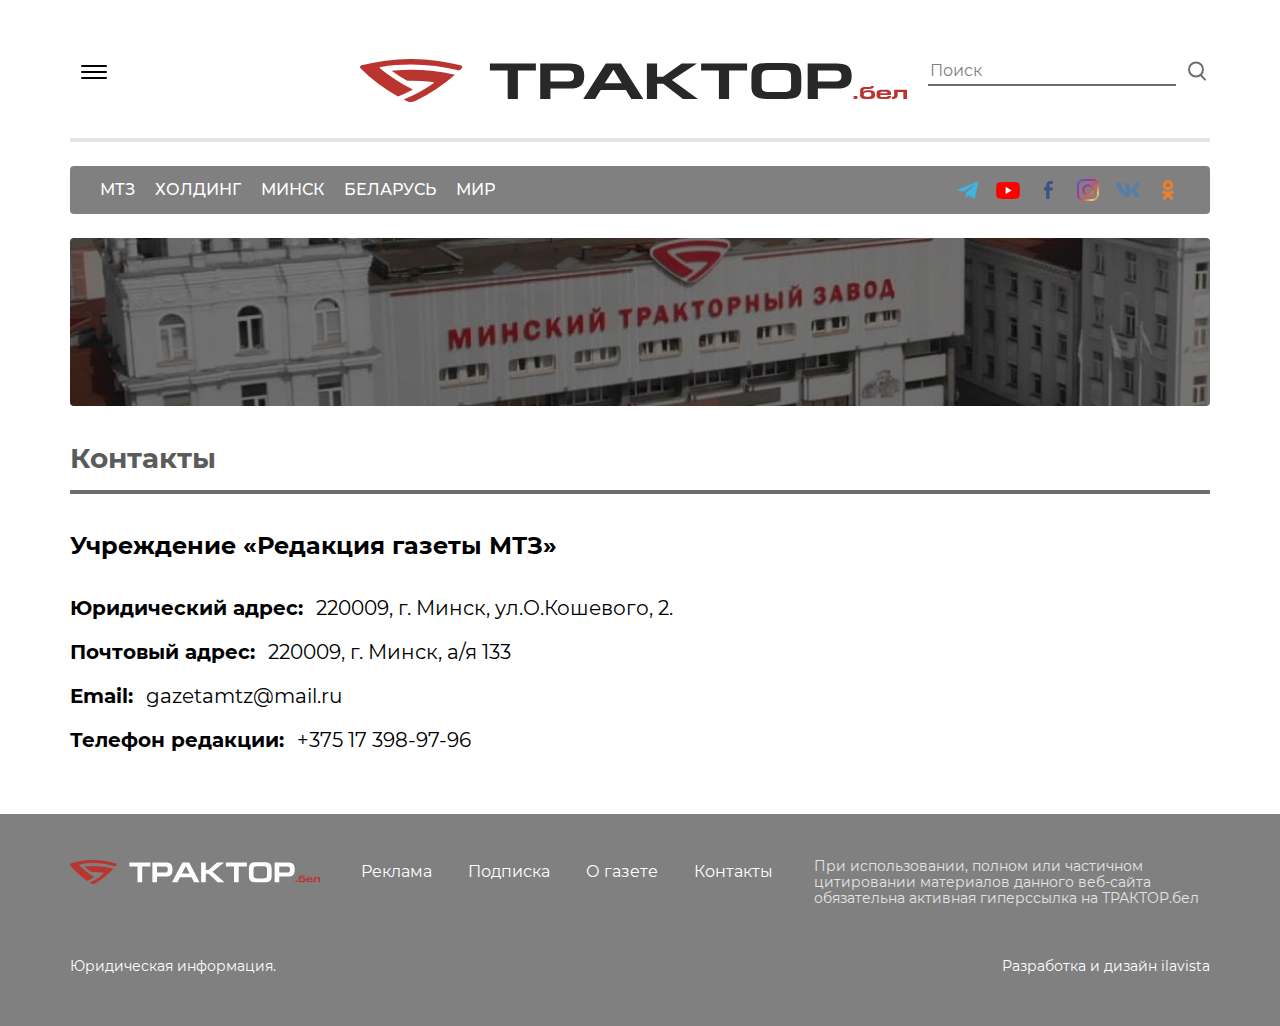
<file: contacts.html>
<!DOCTYPE html>
<html lang="ru" xmlns="http://www.w3.org/1999/xhtml">
<head>
    <meta charset="UTF-8"/>
    <meta
            name="viewport"
            content="width=device-width, user-scalable=no, initial-scale=1.0, maximum-scale=1.0, minimum-scale=1.0"
    />
    <meta http-equiv="X-UA-Compatible" content="ie=edge"/>
    <link rel="stylesheet" href="./css/style.min.css"/>
    <!--<link rel="shortcut icon" href="./images/favicon.png" type="image/png">-->
    <title>MTZ</title>

</head>


<body>

<header class="header">
    <div class="box">
        <div class="header__wrap">
            <div class="header__menu-open">
                <img src="./images/base/burger-open.svg" alt="Открыть меню" class="header__menu-open-img">
            </div>
            <!--<div class="header__right-items">-->
            <div class="header__logo-container">
                <img src="./images/base/logo.svg" alt="Трактор.бел логотип" class="header__logo">
            </div>
            <label class="header__search-container">
                <input type="text" class="header__search" placeholder="Поиск">
                <img src="./images/base/search.svg" alt="Поиск" class="header__search-img">
            </label>
            <!-- </div>-->
        </div>
        <div class="header__separator"></div>
        <nav class="header__navigation">
            <ul class="header__menu">
                <li class="header__menu-item">
                    <a href="#" class="header__menu-item-link h4--menu">МТЗ</a>
                </li>
                <li class="header__menu-item">
                    <a href="#" class="header__menu-item-link h4--menu">Холдинг</a>
                </li>
                <li class="header__menu-item">
                    <a href="#" class="header__menu-item-link h4--menu">Минск</a>
                </li>
                <li class="header__menu-item">
                    <a href="#" class="header__menu-item-link h4--menu">Беларусь</a>
                </li>
                <li class="header__menu-item">
                    <a href="#" class="header__menu-item-link h4--menu">Мир</a>
                </li>
            </ul>
            <ul class="header__social-menu">
                <li class="header__social-item">
                    <a href="#" class="header__social-link social-link">
                        <img src="./images/base/social/telega.svg" alt="Telegram"
                             class="header__social-img social-link__img">
                    </a>
                </li>
                <li class="header__social-item">
                    <a href="#" class="header__social-link social-link">
                        <img src="./images/base/social/youtube.svg" alt="Youtube"
                             class="header__social-img social-link__img">
                    </a>
                </li>
                <li class="header__social-item">
                    <a href="#" class="header__social-link social-link">
                        <img src="./images/base/social/fb.svg" alt="Facebook"
                             class="header__social-img social-link__img">
                    </a>
                </li>
                <li class="header__social-item">
                    <a href="#" class="header__social-link social-link">
                        <img src="./images/base/social/inst.svg" alt="Instagramm"
                             class="header__social-img social-link__img">
                    </a>
                </li>
                <li class="header__social-item">
                    <a href="#" class="header__social-link social-link">
                        <img src="./images/base/social/vk.svg" alt="Vkontakte"
                             class="header__social-img social-link__img">
                    </a>
                </li>
                <li class="header__social-item">
                    <a href="#" class="header__social-link social-link">
                        <img src="./images/base/social/ok.svg" alt="OK" class="header__social-img social-link__img">
                    </a>
                </li>
            </ul>
        </nav>
    </div>
    <div class="sidenav">
        <div class="sidenav__close-zone">
            <div class="sidenav__logo"></div>
            <div class="sidenav__close-button">
                <img src="./images/base/burger-close.svg" alt="Закрыть" class="sidenav__close-icon">
            </div>
        </div>
        <nav class="sidenav__nav">
            <ul class="sidenav__list">
                <li class="sidenav__list-item">
                    <a href="#" class="sidenav__link h1">Новости</a>
                </li>
                <li class="sidenav__list-item">
                    <a href="#" class="sidenav__link h1">Видео</a>
                </li>
                <li class="sidenav__list-item">
                    <a href="#" class="sidenav__link h1">О газете</a>
                </li>
                <li class="sidenav__list-item">
                    <a href="#" class="sidenav__link h1">Новости</a>
                </li>
                <li class="sidenav__list-item">
                    <a href="#" class="sidenav__link h1">Новости</a>
                </li>
                <li class="sidenav__list-item">
                    <a href="#" class="sidenav__link h1">Новости</a>
                </li>
                <li class="sidenav__list-item">
                    <a href="#" class="sidenav__link h1">Новости</a>
                </li>
            </ul>
        </nav>
    </div>
</header>
<main class="main">

    <div class="banner-container">
        <div class="box">
            <a href="#" class="banner-middle banner">
                <img src="./images/main/banner-top.jpg" alt="" class="banner-middle__img">
            </a>
        </div>
    </div>
    <section class="other-pages__main">
        <div class="box">
            <h1 class="title h1">
                Контакты
            </h1>
            <div class="contacts__content">
                <strong class="contacts__title h2">Учреждение «Редакция газеты МТЗ»</strong>
                <ul class="contacts__list">
                    <li class="contacts__list-item">
                        <strong class="contacts__list-item--key">Юридический адрес:</strong>
                        <span class="contacts__list-item--value">220009, г. Минск, ул.О.Кошевого, 2.</span>
                    </li>
                    <li class="contacts__list-item">
                        <strong class="contacts__list-item--key">Почтовый адрес:</strong>
                        <span class="contacts__list-item--value">220009, г. Минск, а/я 133</span>
                    </li>
                    <li class="contacts__list-item">
                        <strong class="contacts__list-item--key">Email:</strong>
                        <a href="mailto:gazetamtz@mail.ru" class="contacts__link contacts__list-item--value">gazetamtz@mail.ru</a>
                    </li>
                    <li class="contacts__list-item">
                        <strong class="contacts__list-item--key">Телефон редакции:</strong>
                        <a href="tel:+375173989796" class="contacts__link contacts__list-item--value">+375 17 398-97-96</a>
                    </li>
                </ul>
            </div>
        </div>
    </section>
</main>

<footer class="footer">
    <div class="box">
        <div class="footer__wrap">
            <div class="footer__top">
                <div class="footer__logo">
                    <img src="./images/base/logo-footer.svg" alt="МТЗ логотип" class="footer__logo-img">
                </div>
                <nav class="footer__menu">
                    <ul class="footer__menu-list">
                        <li class="footer__menu-item">
                            <a href="#" class="footer__menu-link">Реклама</a>
                        </li>
                        <li class="footer__menu-item">
                            <a href="#" class="footer__menu-link">Подписка</a>
                        </li>
                        <li class="footer__menu-item">
                            <a href="#" class="footer__menu-link">О газете</a>
                        </li>
                        <li class="footer__menu-item">
                            <a href="#" class="footer__menu-link">Контакты</a>
                        </li>
                    </ul>
                </nav>
                <ul class="footer__social-menu">
                    <li class="footer__social-item">
                        <a href="#" class="social-link">
                            <img src="./images/base/social/telega.svg" alt="Telegram"
                                 class="social-link__img">
                        </a>
                    </li>
                    <li class="footer__social-item">
                        <a href="#" class="social-link">
                            <img src="./images/base/social/youtube.svg" alt="Youtube"
                                 class="social-link__img">
                        </a>
                    </li>
                    <li class="footer__social-item">
                        <a href="#" class="social-link">
                            <img src="./images/base/social/fb.svg" alt="Facebook"
                                 class="social-link__img">
                        </a>
                    </li>
                    <li class="footer__social-item">
                        <a href="#" class="social-link">
                            <img src="./images/base/social/inst.svg" alt="Instagramm"
                                 class="social-link__img">
                        </a>
                    </li>
                    <li class="footer__social-item">
                        <a href="#" class="social-link">
                            <img src="./images/base/social/vk.svg" alt="Vkontakte"
                                 class="social-link__img">
                        </a>
                    </li>
                    <li class="footer__social-item">
                        <a href="#" class="social-link">
                            <img src="./images/base/social/ok.svg" alt="OK" class="social-link__img">
                        </a>
                    </li>
                </ul>
                <p class="footer__policy h5">При использовании, полном или частичном цитировании материалов данного
                    веб-сайта обязательна активная гиперссылка на ТРАКТОР.бел</p>
            </div>
            <div class="footer__bottom">
                <p class="footer__legal h5">Юридическая информация.</p>
                <a href="https://ilavista.by/" rel="noopener noreferrer" class="footer__dev h5">Разработка и дизайн ilavista</a>
            </div>
        </div>
    </div>
</footer>

<script src="https://cdnjs.cloudflare.com/ajax/libs/jquery/3.5.1/jquery.min.js"></script>
<script src="./js/main.js"></script>
</body>
</html>
</file>
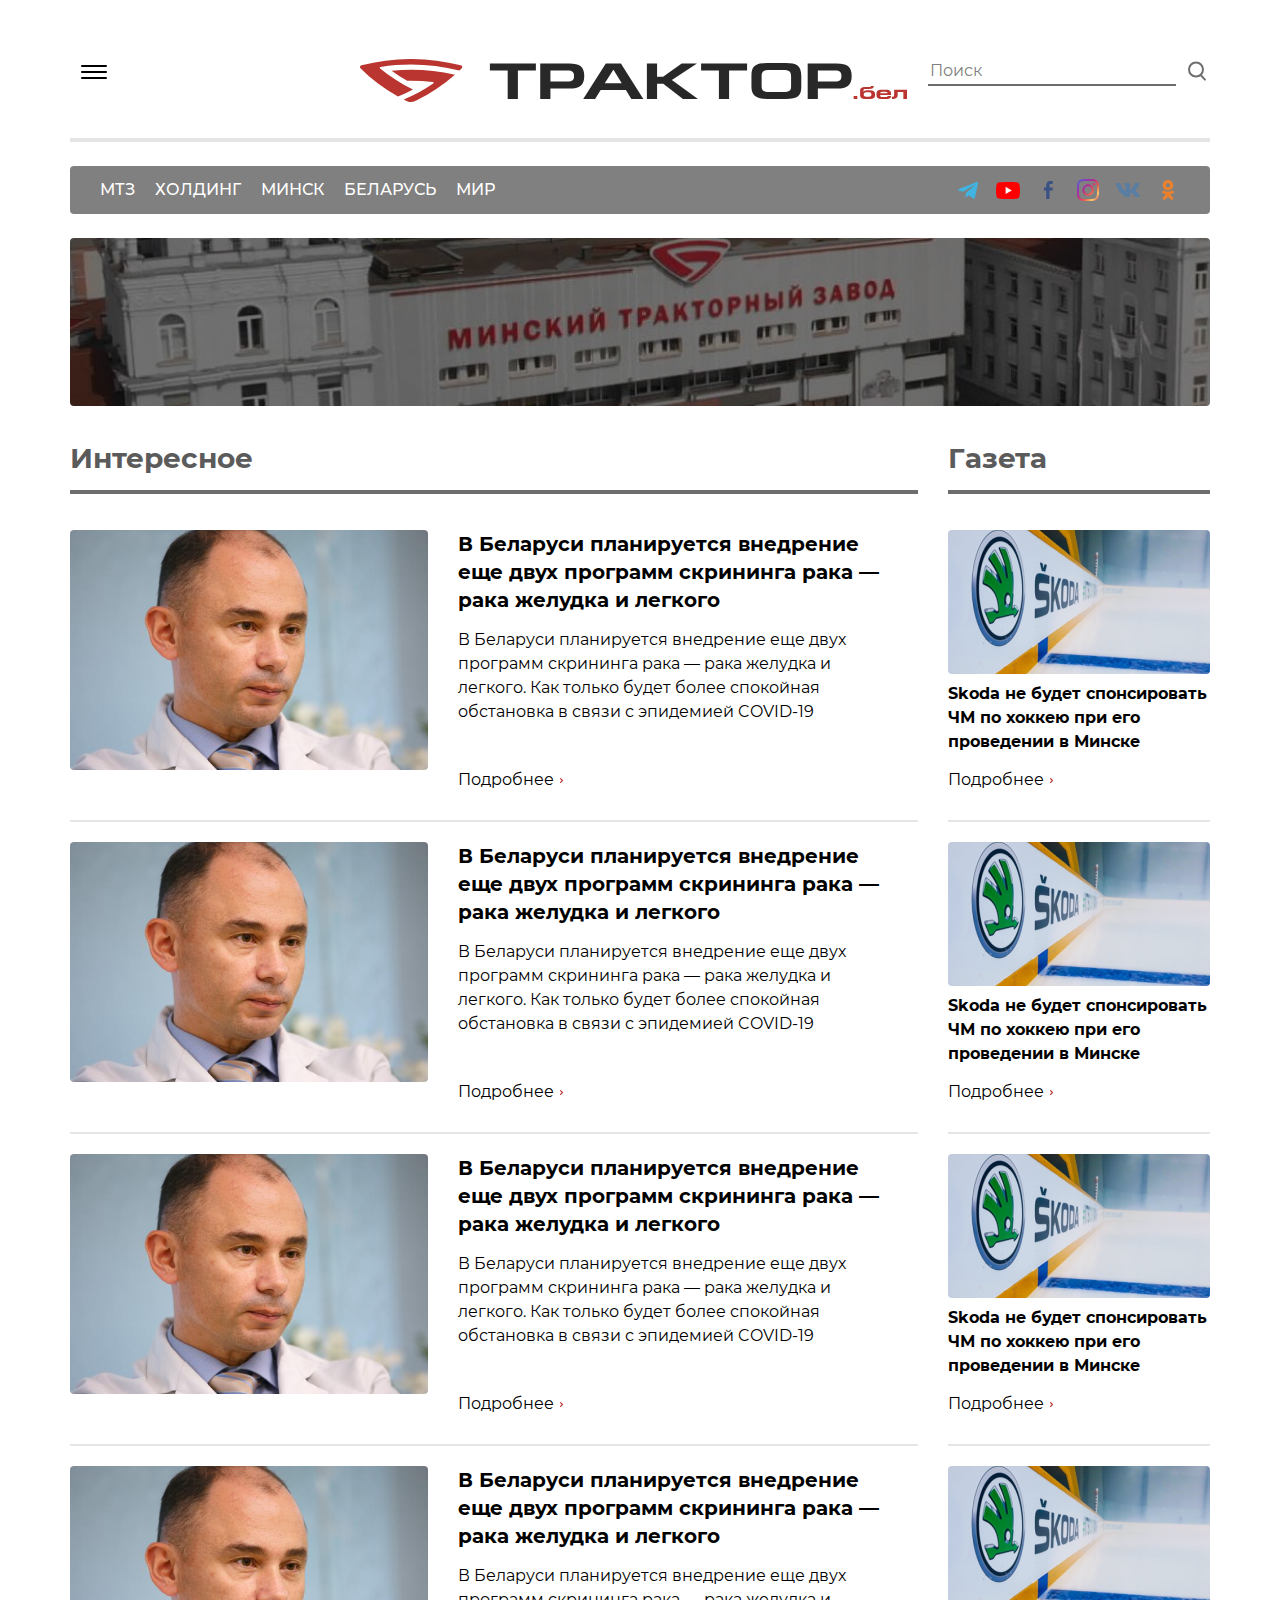
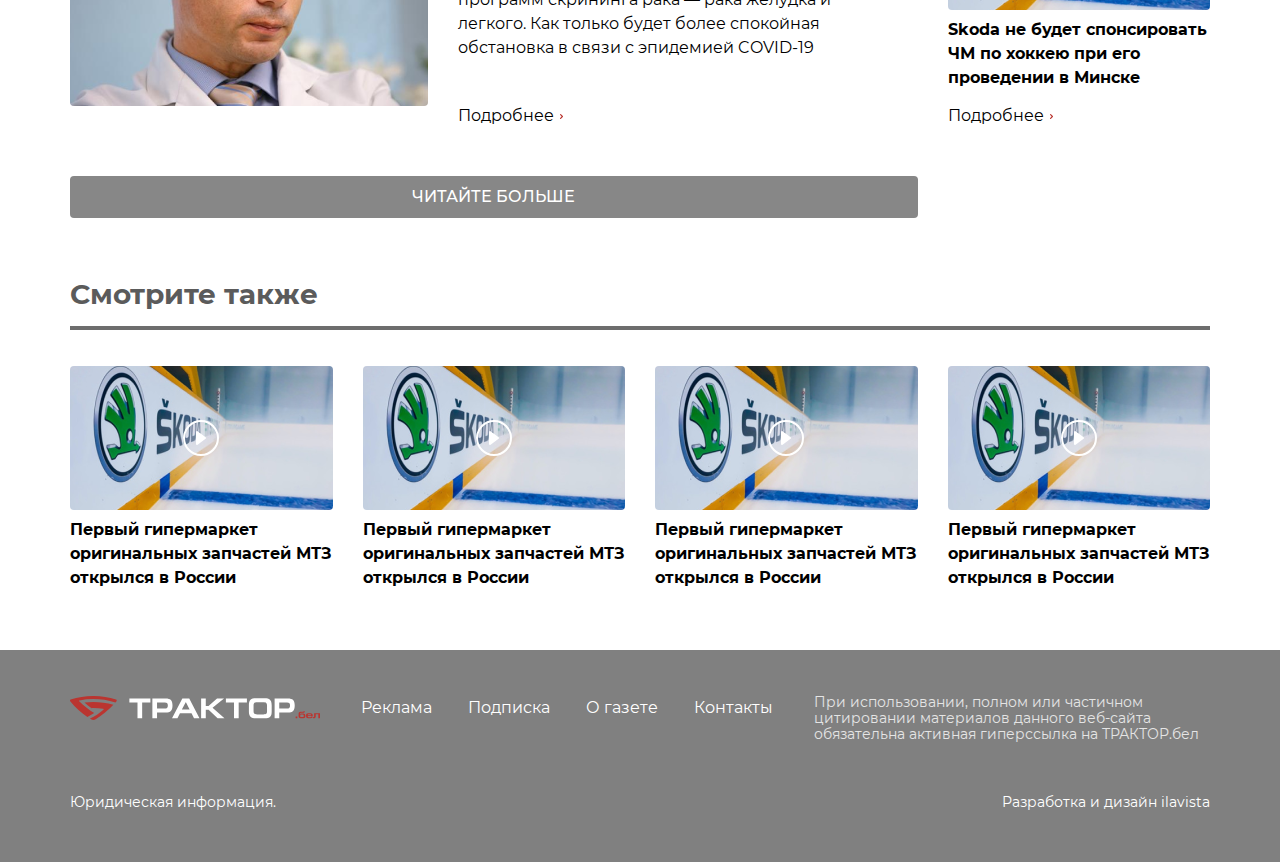
<file: interesting.html>
<!DOCTYPE html>
<html lang="ru" xmlns="http://www.w3.org/1999/xhtml">
<head>
    <meta charset="UTF-8"/>
    <meta
            name="viewport"
            content="width=device-width, user-scalable=no, initial-scale=1.0, maximum-scale=1.0, minimum-scale=1.0"
    />
    <meta http-equiv="X-UA-Compatible" content="ie=edge"/>
    <link rel="stylesheet" href="./css/style.min.css"/>
    <!--<link rel="shortcut icon" href="./images/favicon.png" type="image/png">-->
    <title>MTZ</title>

</head>

<body>

<header class="header">
    <div class="box">
        <div class="header__wrap">
            <div class="header__menu-open">
                <img src="./images/base/burger-open.svg" alt="Открыть меню" class="header__menu-open-img">
            </div>
            <!--<div class="header__right-items">-->
            <div class="header__logo-container">
                <img src="./images/base/logo.svg" alt="Трактор.бел логотип" class="header__logo">
            </div>
            <label class="header__search-container">
                <input type="text" class="header__search" placeholder="Поиск">
                <img src="./images/base/search.svg" alt="Поиск" class="header__search-img">
            </label>
            <!-- </div>-->
        </div>
        <div class="header__separator"></div>
        <nav class="header__navigation">
            <ul class="header__menu">
                <li class="header__menu-item">
                    <a href="#" class="header__menu-item-link h4--menu">МТЗ</a>
                </li>
                <li class="header__menu-item">
                    <a href="#" class="header__menu-item-link h4--menu">Холдинг</a>
                </li>
                <li class="header__menu-item">
                    <a href="#" class="header__menu-item-link h4--menu">Минск</a>
                </li>
                <li class="header__menu-item">
                    <a href="#" class="header__menu-item-link h4--menu">Беларусь</a>
                </li>
                <li class="header__menu-item">
                    <a href="#" class="header__menu-item-link h4--menu">Мир</a>
                </li>
            </ul>
            <ul class="header__social-menu">
                <li class="header__social-item">
                    <a href="#" class="header__social-link social-link">
                        <img src="./images/base/social/telega.svg" alt="Telegram"
                             class="header__social-img social-link__img">
                    </a>
                </li>
                <li class="header__social-item">
                    <a href="#" class="header__social-link social-link">
                        <img src="./images/base/social/youtube.svg" alt="Youtube"
                             class="header__social-img social-link__img">
                    </a>
                </li>
                <li class="header__social-item">
                    <a href="#" class="header__social-link social-link">
                        <img src="./images/base/social/fb.svg" alt="Facebook"
                             class="header__social-img social-link__img">
                    </a>
                </li>
                <li class="header__social-item">
                    <a href="#" class="header__social-link social-link">
                        <img src="./images/base/social/inst.svg" alt="Instagramm"
                             class="header__social-img social-link__img">
                    </a>
                </li>
                <li class="header__social-item">
                    <a href="#" class="header__social-link social-link">
                        <img src="./images/base/social/vk.svg" alt="Vkontakte"
                             class="header__social-img social-link__img">
                    </a>
                </li>
                <li class="header__social-item">
                    <a href="#" class="header__social-link social-link">
                        <img src="./images/base/social/ok.svg" alt="OK" class="header__social-img social-link__img">
                    </a>
                </li>
            </ul>
        </nav>
    </div>
    <div class="sidenav">
        <div class="sidenav__close-zone">
            <div class="sidenav__logo"></div>
            <div class="sidenav__close-button">
                <img src="./images/base/burger-close.svg" alt="Закрыть" class="sidenav__close-icon">
            </div>
        </div>
        <nav class="sidenav__nav">
            <ul class="sidenav__list">
                <li class="sidenav__list-item">
                    <a href="#" class="sidenav__link h1">Новости</a>
                </li>
                <li class="sidenav__list-item">
                    <a href="#" class="sidenav__link h1">Видео</a>
                </li>
                <li class="sidenav__list-item">
                    <a href="#" class="sidenav__link h1">О газете</a>
                </li>
                <li class="sidenav__list-item">
                    <a href="#" class="sidenav__link h1">Новости</a>
                </li>
                <li class="sidenav__list-item">
                    <a href="#" class="sidenav__link h1">Новости</a>
                </li>
                <li class="sidenav__list-item">
                    <a href="#" class="sidenav__link h1">Новости</a>
                </li>
                <li class="sidenav__list-item">
                    <a href="#" class="sidenav__link h1">Новости</a>
                </li>
            </ul>
        </nav>
    </div>
</header>
<main class="main">

    <div class="banner-container">
        <div class="box">
            <a href="#" class="banner-middle banner">
                <img src="./images/main/banner-top.jpg" alt="" class="banner-middle__img">
            </a>
        </div>
    </div>
    <div class="main__content">
        <div class="box">
            <div class="main__content-wrap main__content-wrap--interesting-page">
                <div class="interesting-page__main-content main__content-col--3">
                    <h1 class="title h1">
                        <a href="#" class="title__link">Интересное</a>
                    </h1>
                    <div class="interesting-page__items-container">
                        <article class="interesting interesting-page__item">
                            <div class="interesting__img-container">
                                <img src="./images/main/interes.png" alt="интеренсое" class="interesting__img">
                            </div>
                            <div class="interesting__content">
                                <h3 class="interesting__title h3">В Беларуси планируется внедрение еще двух программ скрининга рака — рака
                                    желудка и легкого</h3>
                                <p class="interesting__description h4">В Беларуси планируется внедрение еще двух программ скрининга рака —
                                    рака
                                    желудка и легкого. Как только будет более спокойная обстановка в связи с эпидемией COVID-19</p>
                                <a href="#" class="interesting__link h4">Подробнее</a>
                            </div>
                        </article>
                        <article class="interesting interesting-page__item">
                            <div class="interesting__img-container">
                                <img src="./images/main/interes.png" alt="интеренсое" class="interesting__img">
                            </div>
                            <div class="interesting__content">
                                <h3 class="interesting__title h3">В Беларуси планируется внедрение еще двух программ скрининга рака — рака
                                    желудка и легкого</h3>
                                <p class="interesting__description h4">В Беларуси планируется внедрение еще двух программ скрининга рака —
                                    рака
                                    желудка и легкого. Как только будет более спокойная обстановка в связи с эпидемией COVID-19</p>
                                <a href="#" class="interesting__link h4">Подробнее</a>
                            </div>
                        </article>
                        <article class="interesting interesting-page__item">
                            <div class="interesting__img-container">
                                <img src="./images/main/interes.png" alt="интеренсое" class="interesting__img">
                            </div>
                            <div class="interesting__content">
                                <h3 class="interesting__title h3">В Беларуси планируется внедрение еще двух программ скрининга рака — рака
                                    желудка и легкого</h3>
                                <p class="interesting__description h4">В Беларуси планируется внедрение еще двух программ скрининга рака —
                                    рака
                                    желудка и легкого. Как только будет более спокойная обстановка в связи с эпидемией COVID-19</p>
                                <a href="#" class="interesting__link h4">Подробнее</a>
                            </div>
                        </article>
                        <article class="interesting interesting-page__item">
                            <div class="interesting__img-container">
                                <img src="./images/main/interes.png" alt="интеренсое" class="interesting__img">
                            </div>
                            <div class="interesting__content">
                                <h3 class="interesting__title h3">В Беларуси планируется внедрение еще двух программ скрининга рака — рака
                                    желудка и легкого</h3>
                                <p class="interesting__description h4">В Беларуси планируется внедрение еще двух программ скрининга рака —
                                    рака
                                    желудка и легкого. Как только будет более спокойная обстановка в связи с эпидемией COVID-19</p>
                                <a href="#" class="interesting__link h4">Подробнее</a>
                            </div>
                        </article>
                    </div>
                    <a href="#" class="interesting-page__more-btn btn--more">Читайте больше</a>
                </div>
                <aside class="interesting-page__content-col">
                    <h2 class="title h1">
                        <a href="#" class="title__link">Газета</a>
                    </h2>
                    <article class="card-article main__aside-card">
                        <div class="card-article__img-container">
                            <img src="./images/main/video.png" alt="article" class="card-article__img">
                        </div>
                        <h3 class="card-article__title h4">Skoda не будет спонсировать ЧМ по хоккею при его проведении в
                            Минске</h3>
                        <a href="#" class="card-article__link h4">
                            Подробнее
                        </a>
                    </article>
                    <article class="card-article main__aside-card">
                        <div class="card-article__img-container">
                            <img src="./images/main/video.png" alt="article" class="card-article__img">
                        </div>
                        <h3 class="card-article__title h4">Skoda не будет спонсировать ЧМ по хоккею при его проведении в
                            Минске</h3>
                        <a href="#" class="card-article__link h4">
                            Подробнее
                        </a>
                    </article>
                    <article class="card-article main__aside-card">
                        <div class="card-article__img-container">
                            <img src="./images/main/video.png" alt="article" class="card-article__img">
                        </div>
                        <h3 class="card-article__title h4">Skoda не будет спонсировать ЧМ по хоккею при его проведении в
                            Минске</h3>
                        <a href="#" class="card-article__link h4">
                            Подробнее
                        </a>
                    </article>
                    <article class="card-article main__aside-card">
                        <div class="card-article__img-container">
                            <img src="./images/main/video.png" alt="article" class="card-article__img">
                        </div>
                        <h3 class="card-article__title h4">Skoda не будет спонсировать ЧМ по хоккею при его проведении в
                            Минске</h3>
                        <a href="#" class="card-article__link h4">
                            Подробнее
                        </a>
                    </article>
                    <a href="#" class="interesting-page__more-btn btn--more h4 d-block-lg">Читать больше</a>
                </aside>
            </div>
        </div>
    </div>
    <section class="interesting-page__see-more see-more">
        <div class="box">
            <h2 class="title h1">
                <a href="#" class="title__link">Смотрите также</a>
            </h2>
            <div class="see-more__container">
                <article class="card-video see-more__item">
                    <div class="card-video__img-container">
                        <img src="./images/main/video.png" alt="video" class="card-video__img">
                        <div class="card-video__play-btn">
                            <img src="./images/base/play-icon.svg" alt="Включить видео" class="card-video__play-icon">
                        </div>
                    </div>
                    <h3 class="card-video__title h4">Первый гипермаркет оригинальных запчастей МТЗ открылся в России</h3>
                </article>
                <article class="card-video see-more__item">
                    <div class="card-video__img-container">
                        <img src="./images/main/video.png" alt="video" class="card-video__img">
                        <div class="card-video__play-btn">
                            <img src="./images/base/play-icon.svg" alt="Включить видео" class="card-video__play-icon">
                        </div>
                    </div>
                    <h3 class="card-video__title h4">Первый гипермаркет оригинальных запчастей МТЗ открылся в России</h3>
                </article>
                <article class="card-video see-more__item">
                    <div class="card-video__img-container">
                        <img src="./images/main/video.png" alt="video" class="card-video__img">
                        <div class="card-video__play-btn">
                            <img src="./images/base/play-icon.svg" alt="Включить видео" class="card-video__play-icon">
                        </div>
                    </div>
                    <h3 class="card-video__title h4">Первый гипермаркет оригинальных запчастей МТЗ открылся в России</h3>
                </article>
                <article class="card-video see-more__item">
                    <div class="card-video__img-container">
                        <img src="./images/main/video.png" alt="video" class="card-video__img">
                        <div class="card-video__play-btn">
                            <img src="./images/base/play-icon.svg" alt="Включить видео" class="card-video__play-icon">
                        </div>
                    </div>
                    <h3 class="card-video__title h4">Первый гипермаркет оригинальных запчастей МТЗ открылся в России</h3>
                </article>
            </div>
        </div>
    </section>
</main>

<footer class="footer">
    <div class="box">
        <div class="footer__wrap">
            <div class="footer__top">
                <div class="footer__logo">
                    <img src="./images/base/logo-footer.svg" alt="МТЗ логотип" class="footer__logo-img">
                </div>
                <nav class="footer__menu">
                    <ul class="footer__menu-list">
                        <li class="footer__menu-item">
                            <a href="#" class="footer__menu-link">Реклама</a>
                        </li>
                        <li class="footer__menu-item">
                            <a href="#" class="footer__menu-link">Подписка</a>
                        </li>
                        <li class="footer__menu-item">
                            <a href="#" class="footer__menu-link">О газете</a>
                        </li>
                        <li class="footer__menu-item">
                            <a href="#" class="footer__menu-link">Контакты</a>
                        </li>
                    </ul>
                </nav>
                <ul class="footer__social-menu">
                    <li class="footer__social-item">
                        <a href="#" class="social-link">
                            <img src="./images/base/social/telega.svg" alt="Telegram"
                                 class="social-link__img">
                        </a>
                    </li>
                    <li class="footer__social-item">
                        <a href="#" class="social-link">
                            <img src="./images/base/social/youtube.svg" alt="Youtube"
                                 class="social-link__img">
                        </a>
                    </li>
                    <li class="footer__social-item">
                        <a href="#" class="social-link">
                            <img src="./images/base/social/fb.svg" alt="Facebook"
                                 class="social-link__img">
                        </a>
                    </li>
                    <li class="footer__social-item">
                        <a href="#" class="social-link">
                            <img src="./images/base/social/inst.svg" alt="Instagramm"
                                 class="social-link__img">
                        </a>
                    </li>
                    <li class="footer__social-item">
                        <a href="#" class="social-link">
                            <img src="./images/base/social/vk.svg" alt="Vkontakte"
                                 class="social-link__img">
                        </a>
                    </li>
                    <li class="footer__social-item">
                        <a href="#" class="social-link">
                            <img src="./images/base/social/ok.svg" alt="OK" class="social-link__img">
                        </a>
                    </li>
                </ul>
                <p class="footer__policy h5">При использовании, полном или частичном цитировании материалов данного
                    веб-сайта обязательна активная гиперссылка на ТРАКТОР.бел</p>
            </div>
            <div class="footer__bottom">
                <p class="footer__legal h5">Юридическая информация.</p>
                <a href="https://ilavista.by/" rel="noopener noreferrer" class="footer__dev h5">Разработка и дизайн ilavista</a>
            </div>
        </div>
    </div>
</footer>

<script src="https://cdnjs.cloudflare.com/ajax/libs/jquery/3.5.1/jquery.min.js"></script>
<script src="./js/main.js"></script>
</body>
</html>
</file>
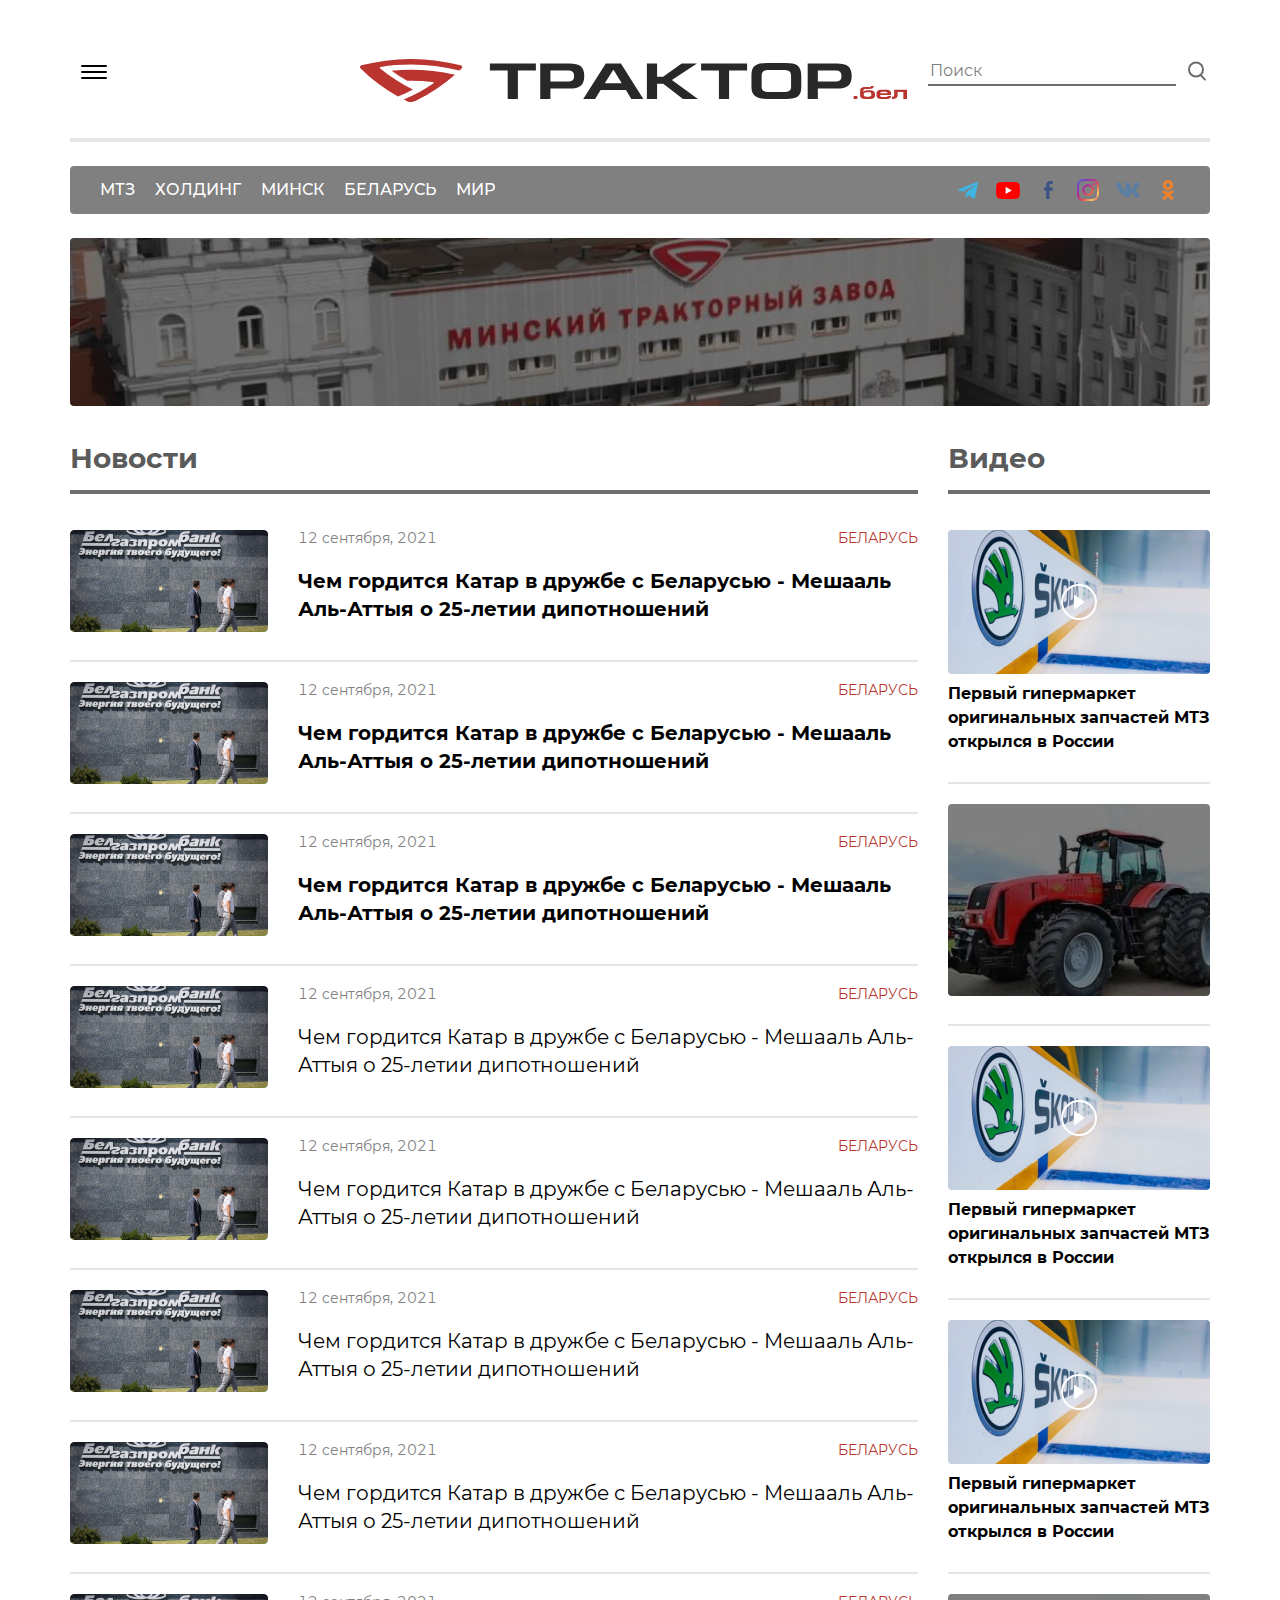
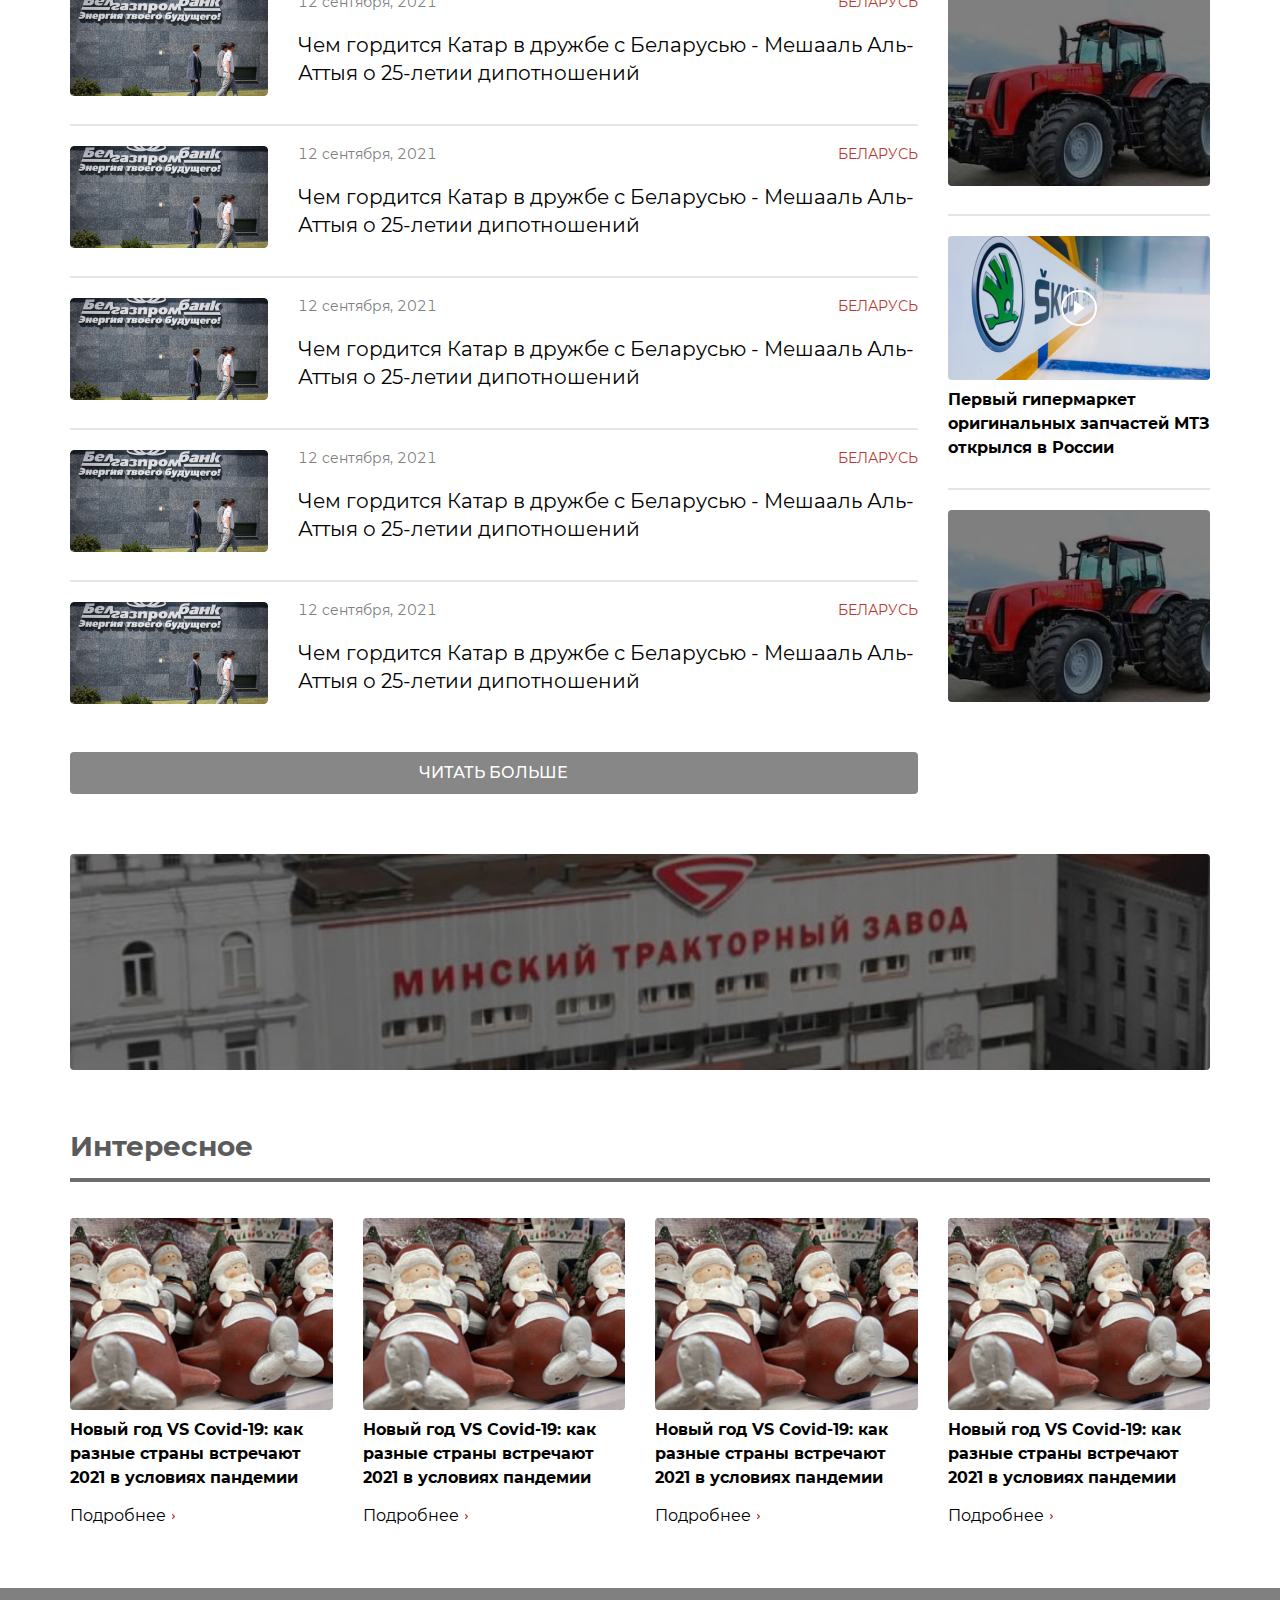
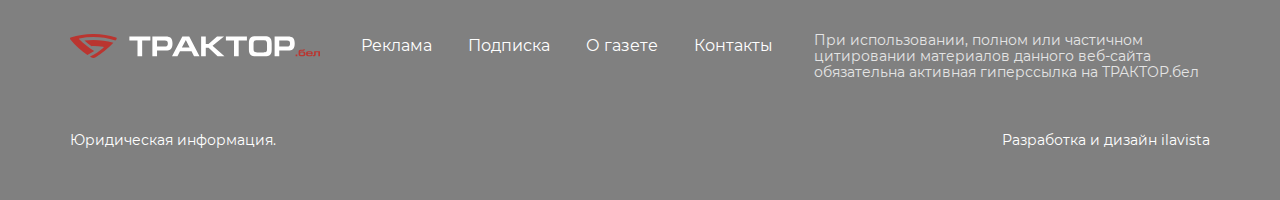
<file: news-page.html>
<!DOCTYPE html>
<html lang="ru" xmlns="http://www.w3.org/1999/xhtml">
<head>
    <meta charset="UTF-8"/>
    <meta
            name="viewport"
            content="width=device-width, user-scalable=no, initial-scale=1.0, maximum-scale=1.0, minimum-scale=1.0"
    />
    <meta http-equiv="X-UA-Compatible" content="ie=edge"/>
    <link rel="stylesheet" href="./css/style.min.css"/>
    <!--<link rel="shortcut icon" href="./images/favicon.png" type="image/png">-->
    <title>MTZ</title>

</head>

<body>

<header class="header">
    <div class="box">
        <div class="header__wrap">
            <div class="header__menu-open">
                <img src="./images/base/burger-open.svg" alt="Открыть меню" class="header__menu-open-img">
            </div>
            <!--<div class="header__right-items">-->
            <div class="header__logo-container">
                <img src="./images/base/logo.svg" alt="Трактор.бел логотип" class="header__logo">
            </div>
            <label class="header__search-container">
                <input type="text" class="header__search" placeholder="Поиск">
                <img src="./images/base/search.svg" alt="Поиск" class="header__search-img">
            </label>
            <!-- </div>-->
        </div>
        <div class="header__separator"></div>
        <nav class="header__navigation">
            <ul class="header__menu">
                <li class="header__menu-item">
                    <a href="#" class="header__menu-item-link h4--menu">МТЗ</a>
                </li>
                <li class="header__menu-item">
                    <a href="#" class="header__menu-item-link h4--menu">Холдинг</a>
                </li>
                <li class="header__menu-item">
                    <a href="#" class="header__menu-item-link h4--menu">Минск</a>
                </li>
                <li class="header__menu-item">
                    <a href="#" class="header__menu-item-link h4--menu">Беларусь</a>
                </li>
                <li class="header__menu-item">
                    <a href="#" class="header__menu-item-link h4--menu">Мир</a>
                </li>
            </ul>
            <ul class="header__social-menu">
                <li class="header__social-item">
                    <a href="#" class="header__social-link social-link">
                        <img src="./images/base/social/telega.svg" alt="Telegram"
                             class="header__social-img social-link__img">
                    </a>
                </li>
                <li class="header__social-item">
                    <a href="#" class="header__social-link social-link">
                        <img src="./images/base/social/youtube.svg" alt="Youtube"
                             class="header__social-img social-link__img">
                    </a>
                </li>
                <li class="header__social-item">
                    <a href="#" class="header__social-link social-link">
                        <img src="./images/base/social/fb.svg" alt="Facebook"
                             class="header__social-img social-link__img">
                    </a>
                </li>
                <li class="header__social-item">
                    <a href="#" class="header__social-link social-link">
                        <img src="./images/base/social/inst.svg" alt="Instagramm"
                             class="header__social-img social-link__img">
                    </a>
                </li>
                <li class="header__social-item">
                    <a href="#" class="header__social-link social-link">
                        <img src="./images/base/social/vk.svg" alt="Vkontakte"
                             class="header__social-img social-link__img">
                    </a>
                </li>
                <li class="header__social-item">
                    <a href="#" class="header__social-link social-link">
                        <img src="./images/base/social/ok.svg" alt="OK" class="header__social-img social-link__img">
                    </a>
                </li>
            </ul>
        </nav>
    </div>
    <div class="sidenav">
        <div class="sidenav__close-zone">
            <div class="sidenav__logo"></div>
            <div class="sidenav__close-button">
                <img src="./images/base/burger-close.svg" alt="Закрыть" class="sidenav__close-icon">
            </div>
        </div>
        <nav class="sidenav__nav">
            <ul class="sidenav__list">
                <li class="sidenav__list-item">
                    <a href="#" class="sidenav__link h1">Новости</a>
                </li>
                <li class="sidenav__list-item">
                    <a href="#" class="sidenav__link h1">Видео</a>
                </li>
                <li class="sidenav__list-item">
                    <a href="#" class="sidenav__link h1">О газете</a>
                </li>
                <li class="sidenav__list-item">
                    <a href="#" class="sidenav__link h1">Новости</a>
                </li>
                <li class="sidenav__list-item">
                    <a href="#" class="sidenav__link h1">Новости</a>
                </li>
                <li class="sidenav__list-item">
                    <a href="#" class="sidenav__link h1">Новости</a>
                </li>
                <li class="sidenav__list-item">
                    <a href="#" class="sidenav__link h1">Новости</a>
                </li>
            </ul>
        </nav>
    </div>
</header>
<main class="main">

    <div class="banner-container">
        <div class="box">
            <a href="#" class="banner-middle banner">
                <img src="./images/main/banner-top.jpg" alt="" class="banner-middle__img">
            </a>
        </div>
    </div>
    <div class="main__content">
        <div class="box">
            <div class="main__content-wrap main__content-wrap--news-page">
                <div class="news-page__main-content main__content-col--3">
                    <section class="">
                        <h1 class="title h1">
                            <a href="#" class="title__link">Новости</a>
                        </h1>
                        <div class="news-page__news-container">
                            <article class="news news--main news-page__news-item">
                                <a href="#" class="news__link">
                                    <div class="news__img-container">
                                        <img src="./images/main/news.png" alt="картинка новости" class="news__img">
                                    </div>

                                        <div class="news__info">
                                            <p class="news__date h5">12 cентября, 2021</p>
                                            <p class="news__mark h5">Беларусь</p>
                                        </div>
                                        <h3 class="news__title">Чем гордится Катар в дружбе с Беларусью - Мешааль Аль-Аттыя о 25-летии
                                            дипотношений</h3>

                                </a>
                            </article>
                            <article class="news news--main news-page__news-item">
                                <a href="#" class="news__link">
                                    <div class="news__img-container">
                                        <img src="./images/main/news.png" alt="картинка новости" class="news__img">
                                    </div>

                                    <div class="news__info">
                                        <p class="news__date h5">12 cентября, 2021</p>
                                        <p class="news__mark h5">Беларусь</p>
                                    </div>
                                    <h3 class="news__title">Чем гордится Катар в дружбе с Беларусью - Мешааль Аль-Аттыя о 25-летии
                                        дипотношений</h3>

                                </a>
                            </article>
                            <article class="news news--main news-page__news-item">
                                <a href="#" class="news__link">
                                    <div class="news__img-container">
                                        <img src="./images/main/news.png" alt="картинка новости" class="news__img">
                                    </div>

                                    <div class="news__info">
                                        <p class="news__date h5">12 cентября, 2021</p>
                                        <p class="news__mark h5">Беларусь</p>
                                    </div>
                                    <h3 class="news__title">Чем гордится Катар в дружбе с Беларусью - Мешааль Аль-Аттыя о 25-летии
                                        дипотношений</h3>

                                </a>
                            </article>
                            <article class="news news-page__news-item">
                                <a href="#" class="news__link">
                                    <div class="news__img-container">
                                        <img src="./images/main/news.png" alt="картинка новости" class="news__img">
                                    </div>

                                    <div class="news__info">
                                        <p class="news__date h5">12 cентября, 2021</p>
                                        <p class="news__mark h5">Беларусь</p>
                                    </div>
                                    <h3 class="news__title">Чем гордится Катар в дружбе с Беларусью - Мешааль Аль-Аттыя о 25-летии
                                        дипотношений</h3>

                                </a>
                            </article>
                            <article class="news news-page__news-item">
                                <a href="#" class="news__link">
                                    <div class="news__img-container">
                                        <img src="./images/main/news.png" alt="картинка новости" class="news__img">
                                    </div>

                                    <div class="news__info">
                                        <p class="news__date h5">12 cентября, 2021</p>
                                        <p class="news__mark h5">Беларусь</p>
                                    </div>
                                    <h3 class="news__title">Чем гордится Катар в дружбе с Беларусью - Мешааль Аль-Аттыя о 25-летии
                                        дипотношений</h3>

                                </a>
                            </article>
                            <article class="news news-page__news-item">
                                <a href="#" class="news__link">
                                    <div class="news__img-container">
                                        <img src="./images/main/news.png" alt="картинка новости" class="news__img">
                                    </div>

                                    <div class="news__info">
                                        <p class="news__date h5">12 cентября, 2021</p>
                                        <p class="news__mark h5">Беларусь</p>
                                    </div>
                                    <h3 class="news__title">Чем гордится Катар в дружбе с Беларусью - Мешааль Аль-Аттыя о 25-летии
                                        дипотношений</h3>

                                </a>
                            </article>
                            <article class="news news-page__news-item">
                                <a href="#" class="news__link">
                                    <div class="news__img-container">
                                        <img src="./images/main/news.png" alt="картинка новости" class="news__img">
                                    </div>

                                    <div class="news__info">
                                        <p class="news__date h5">12 cентября, 2021</p>
                                        <p class="news__mark h5">Беларусь</p>
                                    </div>
                                    <h3 class="news__title">Чем гордится Катар в дружбе с Беларусью - Мешааль Аль-Аттыя о 25-летии
                                        дипотношений</h3>

                                </a>
                            </article>
                            <article class="news news-page__news-item">
                                <a href="#" class="news__link">
                                    <div class="news__img-container">
                                        <img src="./images/main/news.png" alt="картинка новости" class="news__img">
                                    </div>

                                    <div class="news__info">
                                        <p class="news__date h5">12 cентября, 2021</p>
                                        <p class="news__mark h5">Беларусь</p>
                                    </div>
                                    <h3 class="news__title">Чем гордится Катар в дружбе с Беларусью - Мешааль Аль-Аттыя о 25-летии
                                        дипотношений</h3>

                                </a>
                            </article>
                            <article class="news news-page__news-item">
                                <a href="#" class="news__link">
                                    <div class="news__img-container">
                                        <img src="./images/main/news.png" alt="картинка новости" class="news__img">
                                    </div>

                                    <div class="news__info">
                                        <p class="news__date h5">12 cентября, 2021</p>
                                        <p class="news__mark h5">Беларусь</p>
                                    </div>
                                    <h3 class="news__title">Чем гордится Катар в дружбе с Беларусью - Мешааль Аль-Аттыя о 25-летии
                                        дипотношений</h3>

                                </a>
                            </article>
                            <article class="news news-page__news-item">
                                <a href="#" class="news__link">
                                    <div class="news__img-container">
                                        <img src="./images/main/news.png" alt="картинка новости" class="news__img">
                                    </div>

                                    <div class="news__info">
                                        <p class="news__date h5">12 cентября, 2021</p>
                                        <p class="news__mark h5">Беларусь</p>
                                    </div>
                                    <h3 class="news__title">Чем гордится Катар в дружбе с Беларусью - Мешааль Аль-Аттыя о 25-летии
                                        дипотношений</h3>

                                </a>
                            </article>
                            <article class="news news-page__news-item">
                                <a href="#" class="news__link">
                                    <div class="news__img-container">
                                        <img src="./images/main/news.png" alt="картинка новости" class="news__img">
                                    </div>

                                    <div class="news__info">
                                        <p class="news__date h5">12 cентября, 2021</p>
                                        <p class="news__mark h5">Беларусь</p>
                                    </div>
                                    <h3 class="news__title">Чем гордится Катар в дружбе с Беларусью - Мешааль Аль-Аттыя о 25-летии
                                        дипотношений</h3>

                                </a>
                            </article>
                            <article class="news news-page__news-item">
                                <a href="#" class="news__link">
                                    <div class="news__img-container">
                                        <img src="./images/main/news.png" alt="картинка новости" class="news__img">
                                    </div>

                                    <div class="news__info">
                                        <p class="news__date h5">12 cентября, 2021</p>
                                        <p class="news__mark h5">Беларусь</p>
                                    </div>
                                    <h3 class="news__title">Чем гордится Катар в дружбе с Беларусью - Мешааль Аль-Аттыя о 25-летии
                                        дипотношений</h3>

                                </a>
                            </article>
                        </div>
                        <a href="#" class="all-videos__btn btn--more">Читать больше</a>
                    </section>
                </div>
                <aside class="news-page__content-col">
                    <h2 class="title h1">
                        <a href="#" class="title__link">Видео</a>
                    </h2>
                    <article class="card-video main__aside-card">
                        <a href="#" class="card-video__link">
                            <div class="card-video__img-container">
                                <img src="./images/main/video.png" alt="video" class="card-video__img">
                                <div class="card-video__play-btn">
                                    <img src="./images/base/play-icon.svg" alt="Включить видео" class="card-video__play-icon">
                                </div>
                            </div>
                            <h3 class="card-video__title h4">Первый гипермаркет оригинальных запчастей МТЗ открылся в России</h3>
                        </a>
                    </article>
                    <article class="banner-container main__aside-card">
                        <a href="#" class="banner-small">
                            <img class="banner-small__img" src="./images/main/banner.png" alt="малый баннер">
                        </a>
                    </article>
                    <article class="card-video main__aside-card">
                        <a href="#" class="card-video__link">
                            <div class="card-video__img-container">
                                <img src="./images/main/video.png" alt="video" class="card-video__img">
                                <div class="card-video__play-btn">
                                    <img src="./images/base/play-icon.svg" alt="Включить видео" class="card-video__play-icon">
                                </div>
                            </div>
                            <h3 class="card-video__title h4">Первый гипермаркет оригинальных запчастей МТЗ открылся в России</h3>
                        </a>
                    </article>
                    <article class="card-video main__aside-card">
                        <a href="#" class="card-video__link">
                            <div class="card-video__img-container">
                                <img src="./images/main/video.png" alt="video" class="card-video__img">
                                <div class="card-video__play-btn">
                                    <img src="./images/base/play-icon.svg" alt="Включить видео" class="card-video__play-icon">
                                </div>
                            </div>
                            <h3 class="card-video__title h4">Первый гипермаркет оригинальных запчастей МТЗ открылся в России</h3>
                        </a>
                    </article>
                    <article class="banner-container main__aside-card">
                        <a href="#" class="banner-small">
                            <img class="banner-small__img" src="./images/main/banner.png" alt="малый баннер">
                        </a>
                    </article>
                    <article class="card-video main__aside-card">
                        <a href="#" class="card-video__link">
                            <div class="card-video__img-container">
                                <img src="./images/main/video.png" alt="video" class="card-video__img">
                                <div class="card-video__play-btn">
                                    <img src="./images/base/play-icon.svg" alt="Включить видео" class="card-video__play-icon">
                                </div>
                            </div>
                            <h3 class="card-video__title h4">Первый гипермаркет оригинальных запчастей МТЗ открылся в России</h3>
                        </a>
                    </article>
                    <article class="banner-container main__aside-card">
                        <a href="#" class="banner-small">
                            <img class="banner-small__img" src="./images/main/banner.png" alt="малый баннер">
                        </a>
                    </article>
                    <a href="#" class="video-page__btn btn--more h4 d-block-lg">Смотреть больше</a>
                </aside>
            </div>
        </div>
    </div>
    <div class="banner-container move-on-mobile--news-page">
        <div class="box">
            <a href="#" class="banner banner-large">
                <img src="./images/main/banner-top.jpg" alt="" class="banner-large__img">
            </a>
        </div>
    </div>
    <section class="newspaper-page__interesting interesting">
        <div class="box">
            <h2 class="title h1">
                <a href="#" class="title__link">Интересное</a>
            </h2>
            <div class="interesting__container">
                <article class="interesting__item card-interesting">
                    <div class="card-interesting__img-container">
                        <img src="./images/main/interesting.png" alt="Интересное" class="card-interesting__img">
                    </div>
                    <h3 class="card-interesting__title h4">Новый год VS Covid-19: как разные страны встречают 2021 в
                        условиях пандемии</h3>
                    <a href="#" class="card-interesting__link h4">Подробнее</a>
                </article>
                <article class="interesting__item card-interesting">
                    <div class="card-interesting__img-container">
                        <img src="./images/main/interesting.png" alt="Интересное" class="card-interesting__img">
                    </div>
                    <h3 class="card-interesting__title h4">Новый год VS Covid-19: как разные страны встречают 2021 в
                        условиях пандемии</h3>
                    <a href="#" class="card-interesting__link h4">Подробнее</a>
                </article>
                <article class="interesting__item card-interesting">
                    <div class="card-interesting__img-container">
                        <img src="./images/main/interesting.png" alt="Интересное" class="card-interesting__img">
                    </div>
                    <h3 class="card-interesting__title h4">Новый год VS Covid-19: как разные страны встречают 2021 в
                        условиях пандемии</h3>
                    <a href="#" class="card-interesting__link h4">Подробнее</a>
                </article>
                <article class="interesting__item card-interesting">
                    <div class="card-interesting__img-container">
                        <img src="./images/main/interesting.png" alt="Интересное" class="card-interesting__img">
                    </div>
                    <h3 class="card-interesting__title h4">Новый год VS Covid-19: как разные страны встречают 2021 в
                        условиях пандемии</h3>
                    <a href="#" class="card-interesting__link h4">Подробнее</a>
                </article>
                <a href="#" class="main__news-more btn--more h4 d-block-lg">Читать больше</a>
            </div>
        </div>
    </section>
</main>

<footer class="footer">
    <div class="box">
        <div class="footer__wrap">
            <div class="footer__top">
                <div class="footer__logo">
                    <img src="./images/base/logo-footer.svg" alt="МТЗ логотип" class="footer__logo-img">
                </div>
                <nav class="footer__menu">
                    <ul class="footer__menu-list">
                        <li class="footer__menu-item">
                            <a href="#" class="footer__menu-link">Реклама</a>
                        </li>
                        <li class="footer__menu-item">
                            <a href="#" class="footer__menu-link">Подписка</a>
                        </li>
                        <li class="footer__menu-item">
                            <a href="#" class="footer__menu-link">О газете</a>
                        </li>
                        <li class="footer__menu-item">
                            <a href="#" class="footer__menu-link">Контакты</a>
                        </li>
                    </ul>
                </nav>
                <ul class="footer__social-menu">
                    <li class="footer__social-item">
                        <a href="#" class="social-link">
                            <img src="./images/base/social/telega.svg" alt="Telegram"
                                 class="social-link__img">
                        </a>
                    </li>
                    <li class="footer__social-item">
                        <a href="#" class="social-link">
                            <img src="./images/base/social/youtube.svg" alt="Youtube"
                                 class="social-link__img">
                        </a>
                    </li>
                    <li class="footer__social-item">
                        <a href="#" class="social-link">
                            <img src="./images/base/social/fb.svg" alt="Facebook"
                                 class="social-link__img">
                        </a>
                    </li>
                    <li class="footer__social-item">
                        <a href="#" class="social-link">
                            <img src="./images/base/social/inst.svg" alt="Instagramm"
                                 class="social-link__img">
                        </a>
                    </li>
                    <li class="footer__social-item">
                        <a href="#" class="social-link">
                            <img src="./images/base/social/vk.svg" alt="Vkontakte"
                                 class="social-link__img">
                        </a>
                    </li>
                    <li class="footer__social-item">
                        <a href="#" class="social-link">
                            <img src="./images/base/social/ok.svg" alt="OK" class="social-link__img">
                        </a>
                    </li>
                </ul>
                <p class="footer__policy h5">При использовании, полном или частичном цитировании материалов данного
                    веб-сайта обязательна активная гиперссылка на ТРАКТОР.бел</p>
            </div>
            <div class="footer__bottom">
                <p class="footer__legal h5">Юридическая информация.</p>
                <a href="https://ilavista.by/" rel="noopener noreferrer" class="footer__dev h5">Разработка и дизайн ilavista</a>
            </div>
        </div>
    </div>
</footer>

<script src="https://cdnjs.cloudflare.com/ajax/libs/jquery/3.5.1/jquery.min.js"></script>
<script src="./js/main.js"></script>
</body>
</html>
</file>
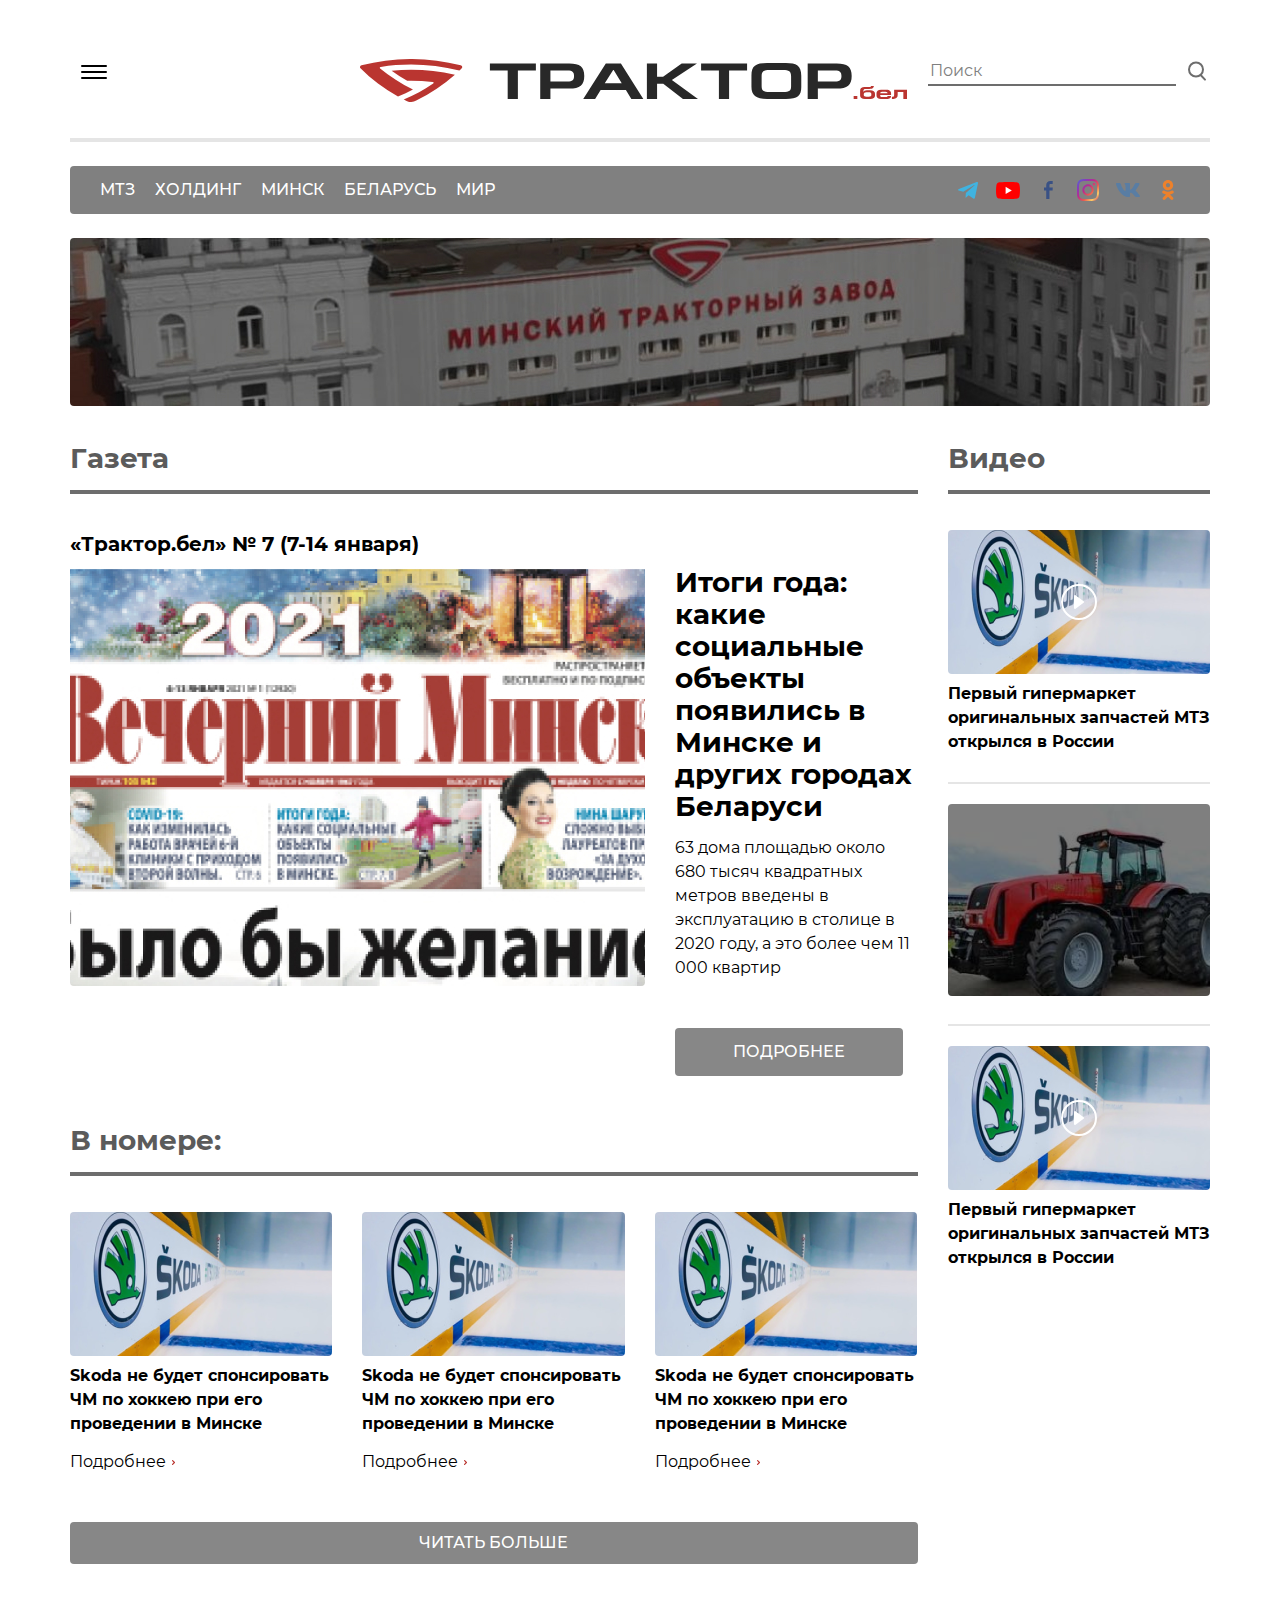
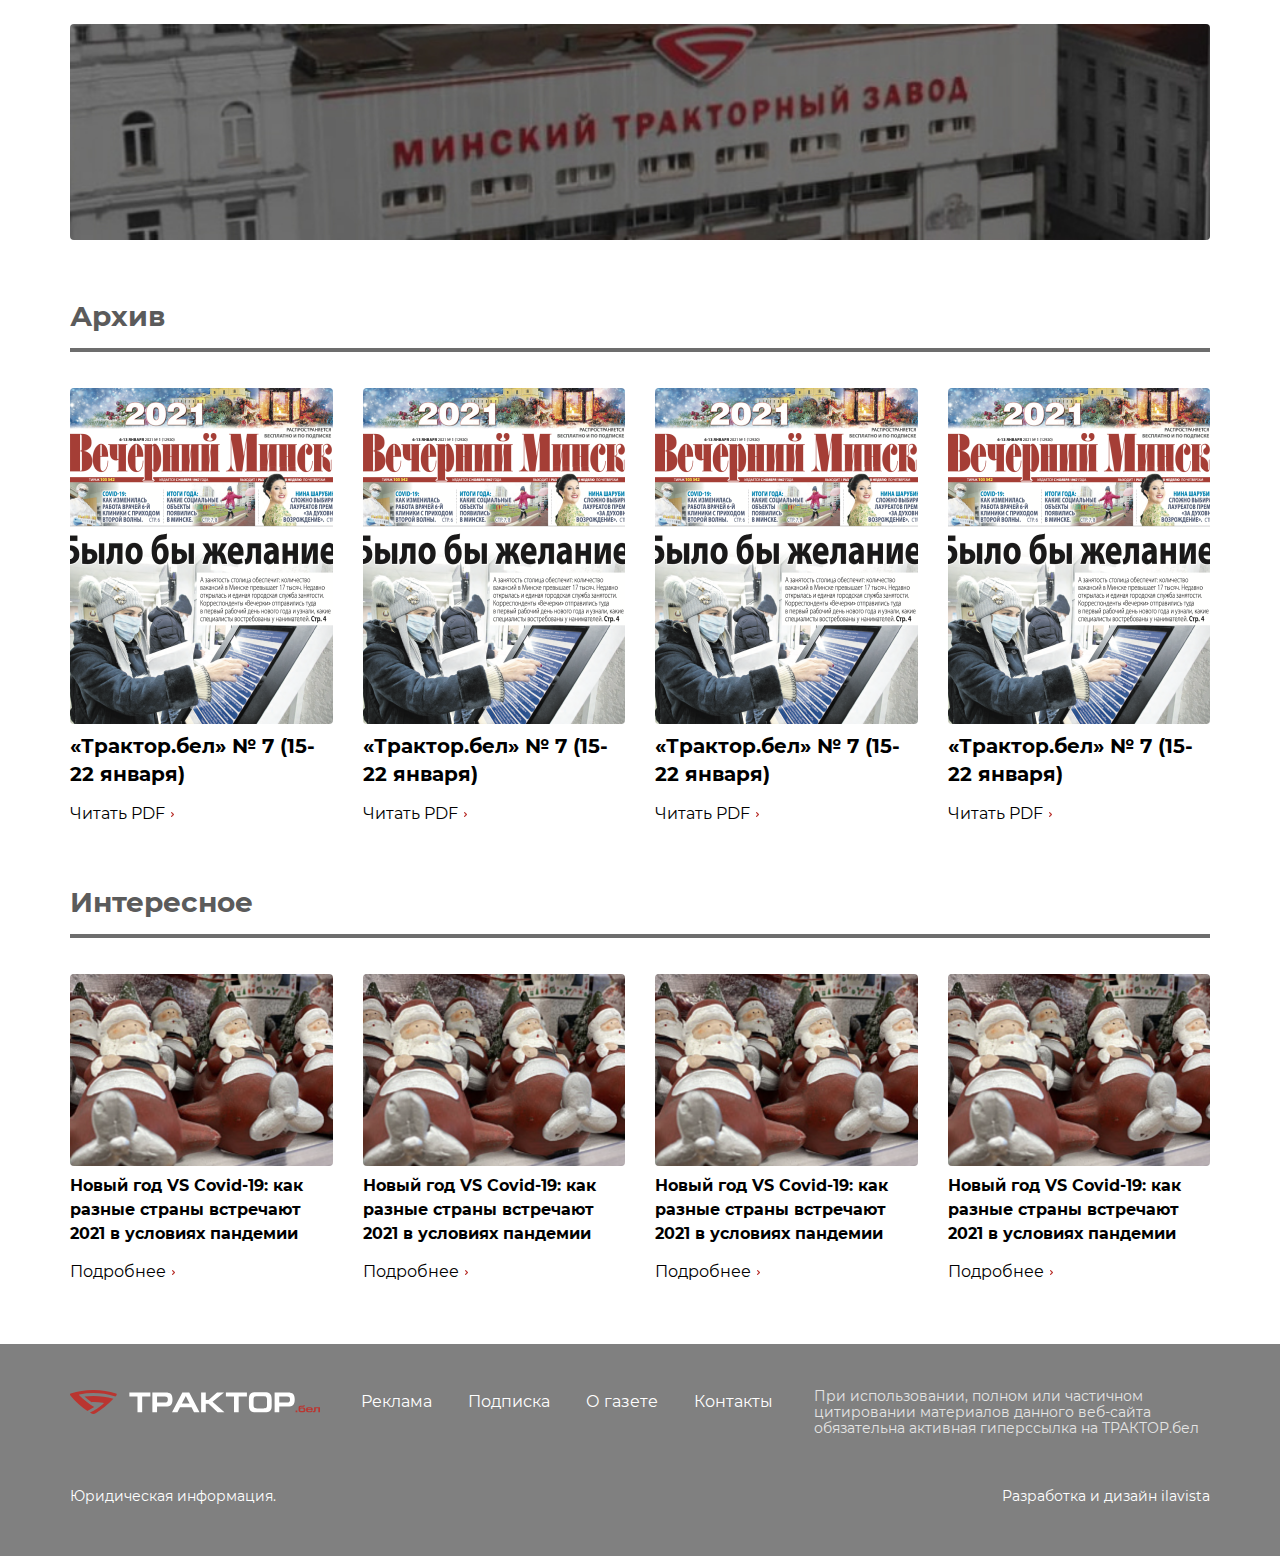
<file: newspaper.html>
<!DOCTYPE html>
<html lang="ru" xmlns="http://www.w3.org/1999/xhtml">
<head>
    <meta charset="UTF-8"/>
    <meta
            name="viewport"
            content="width=device-width, user-scalable=no, initial-scale=1.0, maximum-scale=1.0, minimum-scale=1.0"
    />
    <meta http-equiv="X-UA-Compatible" content="ie=edge"/>
    <link rel="stylesheet" href="./css/style.min.css"/>
    <!--<link rel="shortcut icon" href="./images/favicon.png" type="image/png">-->
    <title>MTZ</title>

</head>

<body>

<header class="header">
    <div class="box">
        <div class="header__wrap">
            <div class="header__menu-open">
                <img src="./images/base/burger-open.svg" alt="Открыть меню" class="header__menu-open-img">
            </div>
            <!--<div class="header__right-items">-->
            <div class="header__logo-container">
                <img src="./images/base/logo.svg" alt="Трактор.бел логотип" class="header__logo">
            </div>
            <label class="header__search-container">
                <input type="text" class="header__search" placeholder="Поиск">
                <img src="./images/base/search.svg" alt="Поиск" class="header__search-img">
            </label>
            <!-- </div>-->
        </div>
        <div class="header__separator"></div>
        <nav class="header__navigation">
            <ul class="header__menu">
                <li class="header__menu-item">
                    <a href="#" class="header__menu-item-link h4--menu">МТЗ</a>
                </li>
                <li class="header__menu-item">
                    <a href="#" class="header__menu-item-link h4--menu">Холдинг</a>
                </li>
                <li class="header__menu-item">
                    <a href="#" class="header__menu-item-link h4--menu">Минск</a>
                </li>
                <li class="header__menu-item">
                    <a href="#" class="header__menu-item-link h4--menu">Беларусь</a>
                </li>
                <li class="header__menu-item">
                    <a href="#" class="header__menu-item-link h4--menu">Мир</a>
                </li>
            </ul>
            <ul class="header__social-menu">
                <li class="header__social-item">
                    <a href="#" class="header__social-link social-link">
                        <img src="./images/base/social/telega.svg" alt="Telegram"
                             class="header__social-img social-link__img">
                    </a>
                </li>
                <li class="header__social-item">
                    <a href="#" class="header__social-link social-link">
                        <img src="./images/base/social/youtube.svg" alt="Youtube"
                             class="header__social-img social-link__img">
                    </a>
                </li>
                <li class="header__social-item">
                    <a href="#" class="header__social-link social-link">
                        <img src="./images/base/social/fb.svg" alt="Facebook"
                             class="header__social-img social-link__img">
                    </a>
                </li>
                <li class="header__social-item">
                    <a href="#" class="header__social-link social-link">
                        <img src="./images/base/social/inst.svg" alt="Instagramm"
                             class="header__social-img social-link__img">
                    </a>
                </li>
                <li class="header__social-item">
                    <a href="#" class="header__social-link social-link">
                        <img src="./images/base/social/vk.svg" alt="Vkontakte"
                             class="header__social-img social-link__img">
                    </a>
                </li>
                <li class="header__social-item">
                    <a href="#" class="header__social-link social-link">
                        <img src="./images/base/social/ok.svg" alt="OK" class="header__social-img social-link__img">
                    </a>
                </li>
            </ul>
        </nav>
    </div>
    <div class="sidenav">
        <div class="sidenav__close-zone">
            <div class="sidenav__logo"></div>
            <div class="sidenav__close-button">
                <img src="./images/base/burger-close.svg" alt="Закрыть" class="sidenav__close-icon">
            </div>
        </div>
        <nav class="sidenav__nav">
            <ul class="sidenav__list">
                <li class="sidenav__list-item">
                    <a href="#" class="sidenav__link h1">Новости</a>
                </li>
                <li class="sidenav__list-item">
                    <a href="#" class="sidenav__link h1">Видео</a>
                </li>
                <li class="sidenav__list-item">
                    <a href="#" class="sidenav__link h1">О газете</a>
                </li>
                <li class="sidenav__list-item">
                    <a href="#" class="sidenav__link h1">Новости</a>
                </li>
                <li class="sidenav__list-item">
                    <a href="#" class="sidenav__link h1">Новости</a>
                </li>
                <li class="sidenav__list-item">
                    <a href="#" class="sidenav__link h1">Новости</a>
                </li>
                <li class="sidenav__list-item">
                    <a href="#" class="sidenav__link h1">Новости</a>
                </li>
            </ul>
        </nav>
    </div>
</header>
<main class="main">

    <div class="banner-container">
        <div class="box">
            <a href="#" class="banner-middle banner">
                <img src="./images/main/banner-top.jpg" alt="" class="banner-middle__img">
            </a>
        </div>
    </div>
    <div class="main__content">
        <div class="box">
            <div class="main__content-wrap main__content-wrap--newspaper-page">
                <div class="newspaper-page__main-content main__content-col--3">
                    <section class="">
                        <h1 class="title h1">
                            <a href="#" class="title__link">Газета</a>
                        </h1>
                        <article class="newspaper-card">
                            <strong class="newspaper__name">‎«Трактор.бел» № 7 (7-14 января)</strong>
                            <div class="newspaper-card__container">
                                <div class="newspaper-card__img-container newspaper-card__col">
                                    <img src="./images/main/newspaper-card.jpg" alt="Газета" class="newspaper-card__img">
                                </div>
                                <div class="newspaper-card__content newspaper-card__col">
                                    <h2 class="newspaper-card__title h1">Итоги года: какие социальные объекты появились в Минске и других городах Беларуси</h2>
                                    <p class="newspaper-card__text h4">63  дома площадью около 680 тысяч квадратных метров введены в эксплуатацию в столице в 2020 году, а это более чем 11 000 квартир</p>
                                    <a href="#" class="newspaper-card__link btn--more h4">Подробнее</a>
                                </div>
                            </div>
                        </article>
                    </section>
                    <section class="newspaper-page__to-print to-print">
                        <h2 class="title h1">
                            <a href="#" class="title__link">В номере:</a>
                        </h2>
                        <div class="to-print__container">
                            <article class="card-article to-print__item">
                                <div class="card-article__img-container">
                                    <img src="./images/main/video.png" alt="article" class="card-article__img">
                                </div>
                                <h3 class="card-article__title h4">Skoda не будет спонсировать ЧМ по хоккею при его проведении в
                                    Минске</h3>
                                <a href="#" class="card-article__link h4">
                                    Подробнее
                                </a>
                            </article>
                            <article class="card-article to-print__item">
                                <div class="card-article__img-container">
                                    <img src="./images/main/video.png" alt="article" class="card-article__img">
                                </div>
                                <h3 class="card-article__title h4">Skoda не будет спонсировать ЧМ по хоккею при его проведении в
                                    Минске</h3>
                                <a href="#" class="card-article__link h4">
                                    Подробнее
                                </a>
                            </article>
                            <article class="card-article to-print__item">
                                <div class="card-article__img-container">
                                    <img src="./images/main/video.png" alt="article" class="card-article__img">
                                </div>
                                <h3 class="card-article__title h4">Skoda не будет спонсировать ЧМ по хоккею при его проведении в
                                    Минске</h3>
                                <a href="#" class="card-article__link h4">
                                    Подробнее
                                </a>
                            </article>
                        </div>
                        <a href="#" class="to-print__btn btn--more">Читать больше</a>
                    </section>
                </div>
                <aside class="newspaper-page__content-col">
                    <h2 class="title h1">
                        <a href="#" class="title__link">Видео</a>
                    </h2>
                    <article class="card-video main__aside-card">
                        <a href="#" class="card-video__link">
                            <div class="card-video__img-container">
                                <img src="./images/main/video.png" alt="video" class="card-video__img">
                                <div class="card-video__play-btn">
                                    <img src="./images/base/play-icon.svg" alt="Включить видео" class="card-video__play-icon">
                                </div>
                            </div>
                            <h3 class="card-video__title h4">Первый гипермаркет оригинальных запчастей МТЗ открылся в России</h3>
                        </a>
                    </article>
                    <article class="banner-container main__aside-card">
                        <a href="#" class="banner-small">
                            <img class="banner-small__img" src="./images/main/banner.png" alt="малый баннер">
                        </a>
                    </article>
                    <article class="card-video main__aside-card">
                        <a href="#" class="card-video__link">
                            <div class="card-video__img-container">
                                <img src="./images/main/video.png" alt="video" class="card-video__img">
                                <div class="card-video__play-btn">
                                    <img src="./images/base/play-icon.svg" alt="Включить видео" class="card-video__play-icon">
                                </div>
                            </div>
                            <h3 class="card-video__title h4">Первый гипермаркет оригинальных запчастей МТЗ открылся в России</h3>
                        </a>
                    </article>
                    <a href="#" class="newspaper-page__btn btn--more h4 d-block-lg">Смотреть больше</a>
                </aside>
            </div>
        </div>
    </div>
    <div class="banner-container move-on-mobile--newspaper-page">
        <div class="box">
            <a href="#" class="banner banner-large">
                <img src="./images/main/banner-top.jpg" alt="" class="banner-large__img">
            </a>
        </div>
    </div>
    <section class="newspaper-page__archive archive">
        <div class="box">
            <h2 class="title h1">
                <a href="#" class="title__link">Архив</a>
            </h2>
            <div class="archive__container">
                <article class="archive__item newspaper">
                    <div class="newspaper__img-container">
                        <img src="./images/main/newspaper.png" alt="Газетка" class="newspaper__img">
                    </div>
                    <h3 class="newspaper__title h3">‎«‎Трактор.бел»‎ № 7
                        (15-22 января)</h3>
                    <a href="#" class="newspaper__link h4">Читать PDF</a>
                </article>
                <article class="archive__item newspaper">
                    <div class="newspaper__img-container">
                        <img src="./images/main/newspaper.png" alt="Газетка" class="newspaper__img">
                    </div>
                    <h3 class="newspaper__title h3">‎«‎Трактор.бел»‎ № 7
                        (15-22 января)</h3>
                    <a href="#" class="newspaper__link h4">Читать PDF</a>
                </article>
                <article class="archive__item newspaper">
                    <div class="newspaper__img-container">
                        <img src="./images/main/newspaper.png" alt="Газетка" class="newspaper__img">
                    </div>
                    <h3 class="newspaper__title h3">‎«‎Трактор.бел»‎ № 7
                        (15-22 января)</h3>
                    <a href="#" class="newspaper__link h4">Читать PDF</a>
                </article>
                <article class="archive__item newspaper">
                    <div class="newspaper__img-container">
                        <img src="./images/main/newspaper.png" alt="Газетка" class="newspaper__img">
                    </div>
                    <h3 class="newspaper__title h3">‎«‎Трактор.бел»‎ № 7
                        (15-22 января)</h3>
                    <a href="#" class="newspaper__link h4">Читать PDF</a>
                </article>
                <a href="#" class="newspaper-page__archive-btn btn--more h4 d-block-lg">Читать больше</a>
            </div>
        </div>
    </section>
    <section class="newspaper-page__interesting interesting">
        <div class="box">
            <h2 class="title h1">
                <a href="#" class="title__link">Интересное</a>
            </h2>
            <div class="interesting__container">
                <article class="interesting__item card-interesting">
                    <div class="card-interesting__img-container">
                        <img src="./images/main/interesting.png" alt="Интересное" class="card-interesting__img">
                    </div>
                    <h3 class="card-interesting__title h4">Новый год VS Covid-19: как разные страны встречают 2021 в
                        условиях пандемии</h3>
                    <a href="#" class="card-interesting__link h4">Подробнее</a>
                </article>
                <article class="interesting__item card-interesting">
                    <div class="card-interesting__img-container">
                        <img src="./images/main/interesting.png" alt="Интересное" class="card-interesting__img">
                    </div>
                    <h3 class="card-interesting__title h4">Новый год VS Covid-19: как разные страны встречают 2021 в
                        условиях пандемии</h3>
                    <a href="#" class="card-interesting__link h4">Подробнее</a>
                </article>
                <article class="interesting__item card-interesting">
                    <div class="card-interesting__img-container">
                        <img src="./images/main/interesting.png" alt="Интересное" class="card-interesting__img">
                    </div>
                    <h3 class="card-interesting__title h4">Новый год VS Covid-19: как разные страны встречают 2021 в
                        условиях пандемии</h3>
                    <a href="#" class="card-interesting__link h4">Подробнее</a>
                </article>
                <article class="interesting__item card-interesting">
                    <div class="card-interesting__img-container">
                        <img src="./images/main/interesting.png" alt="Интересное" class="card-interesting__img">
                    </div>
                    <h3 class="card-interesting__title h4">Новый год VS Covid-19: как разные страны встречают 2021 в
                        условиях пандемии</h3>
                    <a href="#" class="card-interesting__link h4">Подробнее</a>
                </article>
                <a href="#" class="main__news-more btn--more h4 d-block-lg">Читать больше</a>
            </div>
        </div>
    </section>
</main>

<footer class="footer">
    <div class="box">
        <div class="footer__wrap">
            <div class="footer__top">
                <div class="footer__logo">
                    <img src="./images/base/logo-footer.svg" alt="МТЗ логотип" class="footer__logo-img">
                </div>
                <nav class="footer__menu">
                    <ul class="footer__menu-list">
                        <li class="footer__menu-item">
                            <a href="#" class="footer__menu-link">Реклама</a>
                        </li>
                        <li class="footer__menu-item">
                            <a href="#" class="footer__menu-link">Подписка</a>
                        </li>
                        <li class="footer__menu-item">
                            <a href="#" class="footer__menu-link">О газете</a>
                        </li>
                        <li class="footer__menu-item">
                            <a href="#" class="footer__menu-link">Контакты</a>
                        </li>
                    </ul>
                </nav>
                <ul class="footer__social-menu">
                    <li class="footer__social-item">
                        <a href="#" class="social-link">
                            <img src="./images/base/social/telega.svg" alt="Telegram"
                                 class="social-link__img">
                        </a>
                    </li>
                    <li class="footer__social-item">
                        <a href="#" class="social-link">
                            <img src="./images/base/social/youtube.svg" alt="Youtube"
                                 class="social-link__img">
                        </a>
                    </li>
                    <li class="footer__social-item">
                        <a href="#" class="social-link">
                            <img src="./images/base/social/fb.svg" alt="Facebook"
                                 class="social-link__img">
                        </a>
                    </li>
                    <li class="footer__social-item">
                        <a href="#" class="social-link">
                            <img src="./images/base/social/inst.svg" alt="Instagramm"
                                 class="social-link__img">
                        </a>
                    </li>
                    <li class="footer__social-item">
                        <a href="#" class="social-link">
                            <img src="./images/base/social/vk.svg" alt="Vkontakte"
                                 class="social-link__img">
                        </a>
                    </li>
                    <li class="footer__social-item">
                        <a href="#" class="social-link">
                            <img src="./images/base/social/ok.svg" alt="OK" class="social-link__img">
                        </a>
                    </li>
                </ul>
                <p class="footer__policy h5">При использовании, полном или частичном цитировании материалов данного
                    веб-сайта обязательна активная гиперссылка на ТРАКТОР.бел</p>
            </div>
            <div class="footer__bottom">
                <p class="footer__legal h5">Юридическая информация.</p>
                <a href="https://ilavista.by/" rel="noopener noreferrer" class="footer__dev h5">Разработка и дизайн ilavista</a>
            </div>
        </div>
    </div>
</footer>

<script src="https://cdnjs.cloudflare.com/ajax/libs/jquery/3.5.1/jquery.min.js"></script>
<script src="./js/main.js"></script>
</body>
</html>
</file>
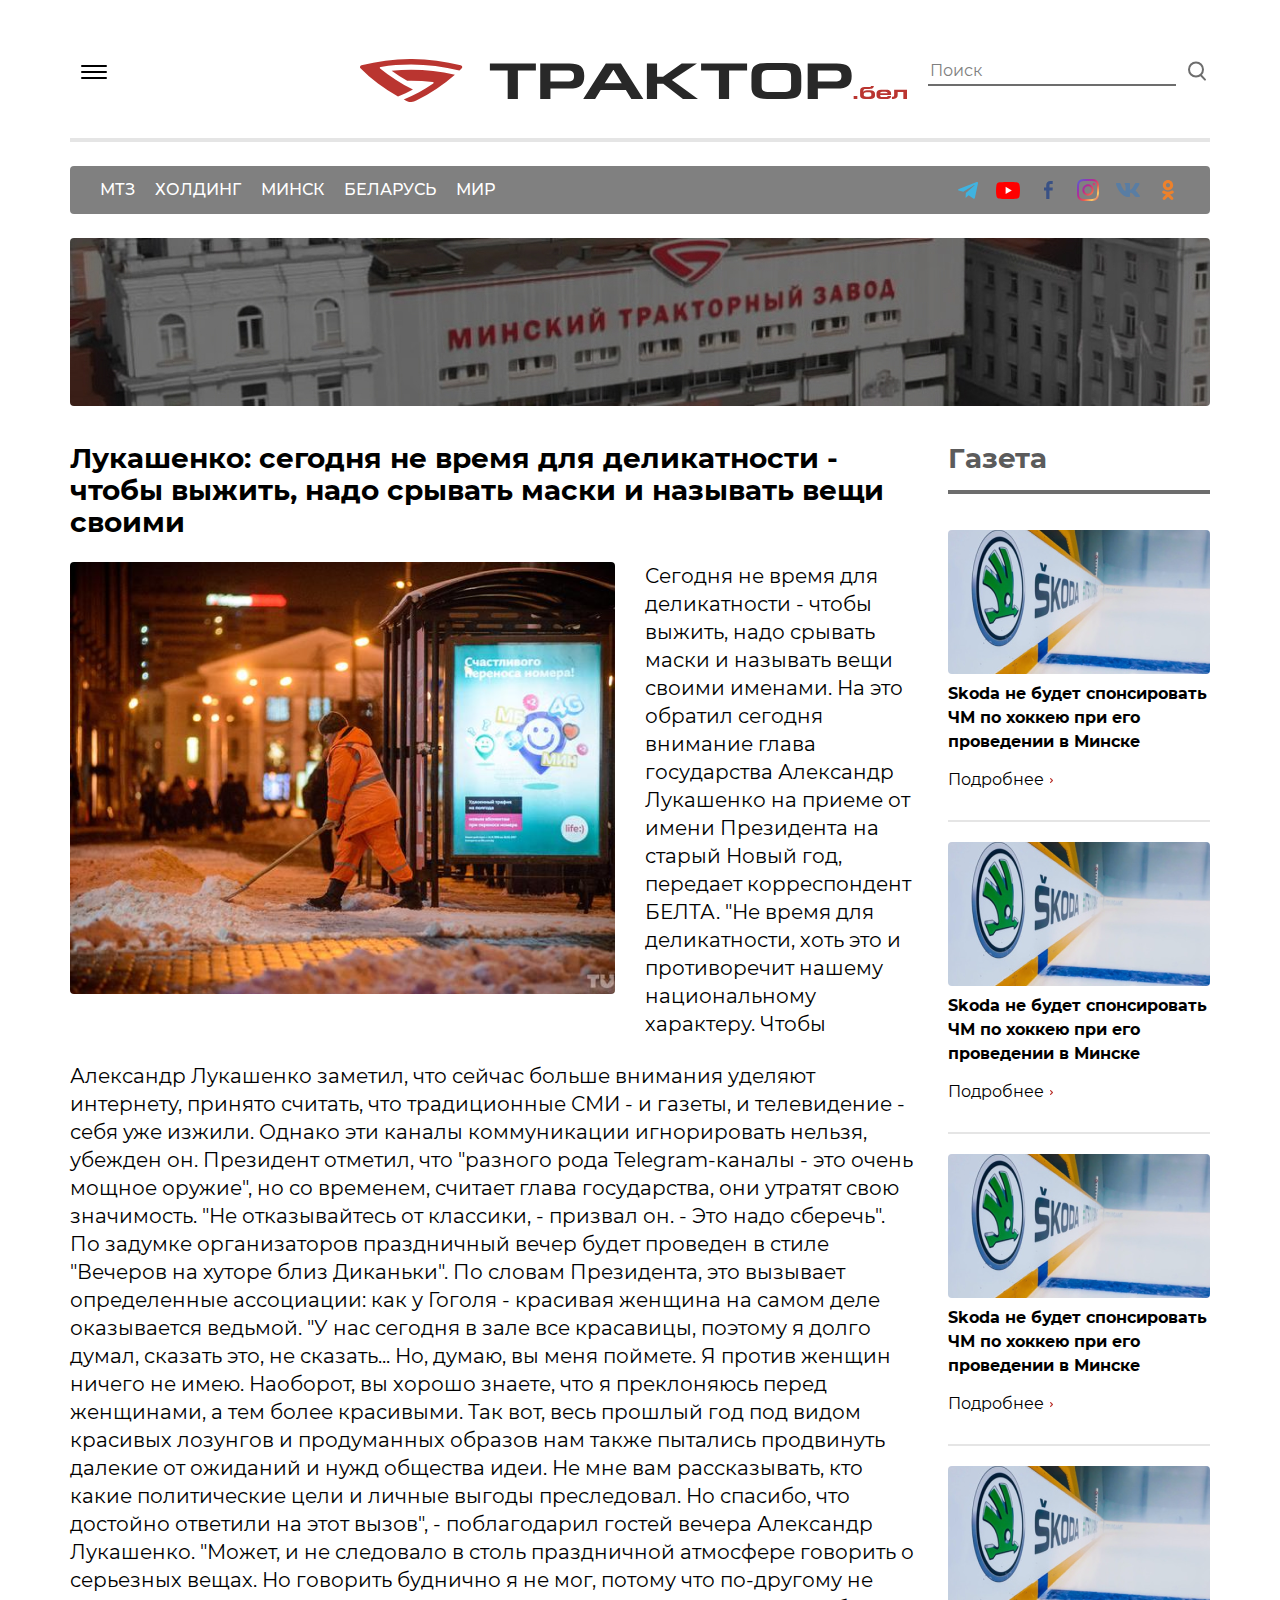
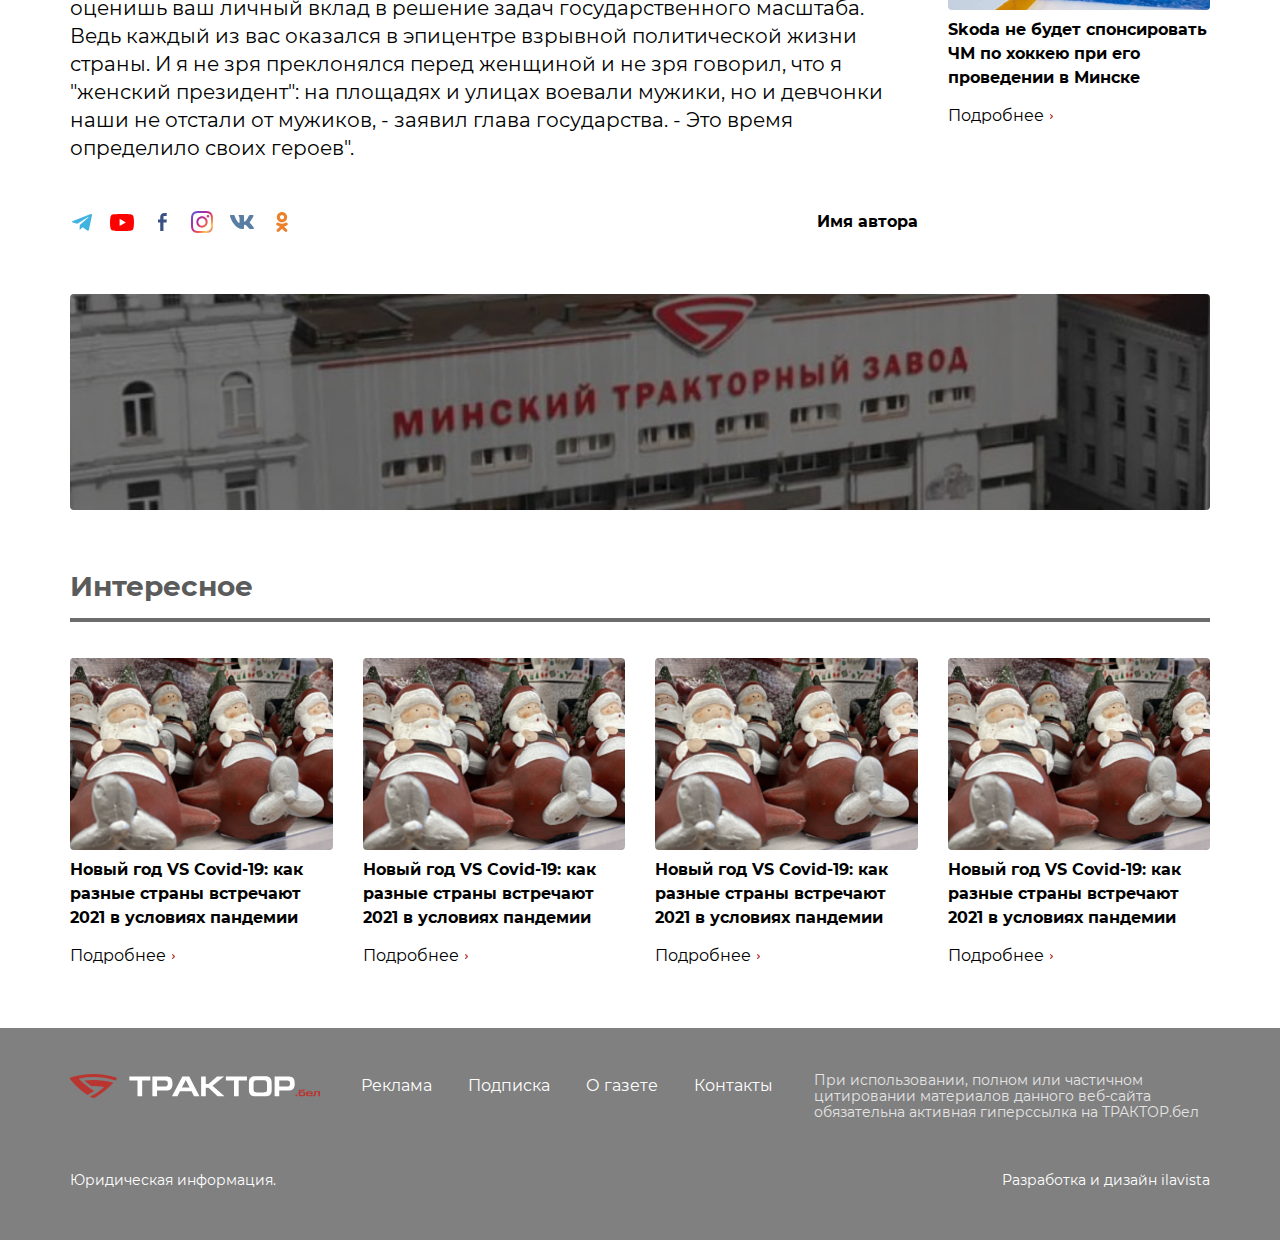
<file: single-article.html>
<!DOCTYPE html>
<html lang="ru" xmlns="http://www.w3.org/1999/xhtml">
<head>
    <meta charset="UTF-8"/>
    <meta
            name="viewport"
            content="width=device-width, user-scalable=no, initial-scale=1.0, maximum-scale=1.0, minimum-scale=1.0"
    />
    <meta http-equiv="X-UA-Compatible" content="ie=edge"/>
    <link rel="stylesheet" href="./css/style.min.css"/>
    <!--<link rel="shortcut icon" href="./images/favicon.png" type="image/png">-->
    <title>MTZ</title>

</head>

<body>

<header class="header">
    <div class="box">
        <div class="header__wrap">
            <div class="header__menu-open">
                <img src="./images/base/burger-open.svg" alt="Открыть меню" class="header__menu-open-img">
            </div>
            <!--<div class="header__right-items">-->
            <div class="header__logo-container">
                <img src="./images/base/logo.svg" alt="Трактор.бел логотип" class="header__logo">
            </div>
            <label class="header__search-container">
                <input type="text" class="header__search" placeholder="Поиск">
                <img src="./images/base/search.svg" alt="Поиск" class="header__search-img">
            </label>
            <!-- </div>-->
        </div>
        <div class="header__separator"></div>
        <nav class="header__navigation">
            <ul class="header__menu">
                <li class="header__menu-item">
                    <a href="#" class="header__menu-item-link h4--menu">МТЗ</a>
                </li>
                <li class="header__menu-item">
                    <a href="#" class="header__menu-item-link h4--menu">Холдинг</a>
                </li>
                <li class="header__menu-item">
                    <a href="#" class="header__menu-item-link h4--menu">Минск</a>
                </li>
                <li class="header__menu-item">
                    <a href="#" class="header__menu-item-link h4--menu">Беларусь</a>
                </li>
                <li class="header__menu-item">
                    <a href="#" class="header__menu-item-link h4--menu">Мир</a>
                </li>
            </ul>
            <ul class="header__social-menu">
                <li class="header__social-item">
                    <a href="#" class="header__social-link social-link">
                        <img src="./images/base/social/telega.svg" alt="Telegram"
                             class="header__social-img social-link__img">
                    </a>
                </li>
                <li class="header__social-item">
                    <a href="#" class="header__social-link social-link">
                        <img src="./images/base/social/youtube.svg" alt="Youtube"
                             class="header__social-img social-link__img">
                    </a>
                </li>
                <li class="header__social-item">
                    <a href="#" class="header__social-link social-link">
                        <img src="./images/base/social/fb.svg" alt="Facebook"
                             class="header__social-img social-link__img">
                    </a>
                </li>
                <li class="header__social-item">
                    <a href="#" class="header__social-link social-link">
                        <img src="./images/base/social/inst.svg" alt="Instagramm"
                             class="header__social-img social-link__img">
                    </a>
                </li>
                <li class="header__social-item">
                    <a href="#" class="header__social-link social-link">
                        <img src="./images/base/social/vk.svg" alt="Vkontakte"
                             class="header__social-img social-link__img">
                    </a>
                </li>
                <li class="header__social-item">
                    <a href="#" class="header__social-link social-link">
                        <img src="./images/base/social/ok.svg" alt="OK" class="header__social-img social-link__img">
                    </a>
                </li>
            </ul>
        </nav>
    </div>
    <div class="sidenav">
        <div class="sidenav__close-zone">
            <div class="sidenav__logo"></div>
            <div class="sidenav__close-button">
                <img src="./images/base/burger-close.svg" alt="Закрыть" class="sidenav__close-icon">
            </div>
        </div>
        <nav class="sidenav__nav">
            <ul class="sidenav__list">
                <li class="sidenav__list-item">
                    <a href="#" class="sidenav__link h1">Новости</a>
                </li>
                <li class="sidenav__list-item">
                    <a href="#" class="sidenav__link h1">Видео</a>
                </li>
                <li class="sidenav__list-item">
                    <a href="#" class="sidenav__link h1">О газете</a>
                </li>
                <li class="sidenav__list-item">
                    <a href="#" class="sidenav__link h1">Новости</a>
                </li>
                <li class="sidenav__list-item">
                    <a href="#" class="sidenav__link h1">Новости</a>
                </li>
                <li class="sidenav__list-item">
                    <a href="#" class="sidenav__link h1">Новости</a>
                </li>
                <li class="sidenav__list-item">
                    <a href="#" class="sidenav__link h1">Новости</a>
                </li>
            </ul>
        </nav>
    </div>
</header>
<main class="main">

    <div class="banner-container">
        <div class="box">
            <a href="#" class="banner-middle banner">
                <img src="./images/main/banner-top.jpg" alt="" class="banner-middle__img">
            </a>
        </div>
    </div>
    <div class="main__content">
        <div class="box">
            <div class="main__content-wrap main__content-wrap--single-news-page">
                <article class="single-news-page__main-content main__content-col--3">
                    <h1 class="single-news__title h1">Лукашенко: сегодня не время для деликатности - чтобы выжить, надо
                        срывать маски и называть вещи своими</h1>
                    <div class="single-news__content">
                        <div class="single-news__content-top">
                            <div class="single-news__img-container">
                                <img src="./images/main/single-news.png" alt="news" class="single-news__img">
                            </div>
                            <div class="single-news__content-top-text">
                                <p>
                                    Сегодня не время для деликатности - чтобы выжить, надо срывать маски и называть вещи
                                    своими именами. На это обратил сегодня внимание глава государства Александр Лукашенко на
                                    приеме от имени Президента на старый Новый год, передает корреспондент БЕЛТА.
                                    "Не время для деликатности, хоть это и противоречит нашему национальному характеру.
                                    Чтобы
                                </p>
                            </div>
                        </div>
                        <p>Александр Лукашенко заметил, что сейчас больше внимания уделяют интернету, принято считать,
                            что традиционные СМИ - и газеты, и телевидение - себя уже изжили. Однако эти каналы
                            коммуникации игнорировать нельзя, убежден он. Президент отметил, что "разного рода
                            Telegram-каналы - это очень мощное оружие", но со временем, считает глава государства, они
                            утратят свою значимость. "Не отказывайтесь от классики, - призвал он. - Это надо
                            сберечь".</p>
                        <p>По задумке организаторов праздничный вечер будет проведен в стиле "Вечеров на хуторе близ
                            Диканьки". По словам Президента, это вызывает определенные ассоциации: как у Гоголя -
                            красивая женщина на самом деле оказывается ведьмой. "У нас сегодня в зале все красавицы,
                            поэтому я долго думал, сказать это, не сказать... Но, думаю, вы меня поймете. Я против
                            женщин ничего не имею. Наоборот, вы хорошо знаете, что я преклоняюсь перед женщинами, а тем
                            более красивыми. Так вот, весь прошлый год под видом красивых лозунгов и продуманных образов
                            нам также пытались продвинуть далекие от ожиданий и нужд общества идеи. Не мне вам
                            рассказывать, кто какие политические цели и личные выгоды преследовал. Но спасибо, что
                            достойно ответили на этот вызов", - поблагодарил гостей вечера Александр Лукашенко.
                            "Может, и не следовало в столь праздничной атмосфере говорить о серьезных вещах. Но говорить
                            буднично я не мог, потому что по-другому не оценишь ваш личный вклад в решение задач
                            государственного масштаба. Ведь каждый из вас оказался в эпицентре взрывной политической
                            жизни страны. И я не зря преклонялся перед женщиной и не зря говорил, что я "женский
                            президент": на площадях и улицах воевали мужики, но и девчонки наши не отстали от мужиков, -
                            заявил глава государства. - Это время определило своих героев".</p>
                    </div>
                    <div class="single-news__footer">
                        <ul class="single-news__social">
                            <li class="single-news__social-item">
                                <a href="#" class="single-news__social-link social-link">
                                    <img src="./images/base/social/telega.svg" alt="Telegram"
                                         class="social-link__img">
                                </a>
                            </li>
                            <li class="single-news__social-item">
                                <a href="#" class="single-news__social-link social-link">
                                    <img src="./images/base/social/youtube.svg" alt="Youtube"
                                         class="social-link__img">
                                </a>
                            </li>
                            <li class="single-news__social-item">
                                <a href="#" class="single-news__social-link social-link">
                                    <img src="./images/base/social/fb.svg" alt="Facebook"
                                         class="social-link__img">
                                </a>
                            </li>
                            <li class="single-news__social-item">
                                <a href="#" class="single-news__social-link social-link">
                                    <img src="./images/base/social/inst.svg" alt="Instagramm"
                                         class="social-link__img">
                                </a>
                            </li>
                            <li class="single-news__social-item">
                                <a href="#" class="single-news__social-link social-link">
                                    <img src="./images/base/social/vk.svg" alt="Vkontakte"
                                         class="social-link__img">
                                </a>
                            </li>
                            <li class="single-news__social-item">
                                <a href="#" class="single-news__social-link social-link">
                                    <img src="./images/base/social/ok.svg" alt="OK" class="header__social-img social-link__img">
                                </a>
                            </li>
                        </ul>
                        <address class="single-news__author h4">Имя автора</address>
                    </div>
                </article>
                <aside class="single-article-page__content-col">
                    <h2 class="title h1">
                        <a href="#" class="title__link">Газета</a>
                    </h2>
                    <article class="card-article main__aside-card">
                        <div class="card-article__img-container">
                            <img src="./images/main/video.png" alt="article" class="card-article__img">
                        </div>
                        <h3 class="card-article__title h4">Skoda не будет спонсировать ЧМ по хоккею при его проведении в
                            Минске</h3>
                        <a href="#" class="card-article__link h4">
                            Подробнее
                        </a>
                    </article>
                    <article class="card-article main__aside-card">
                        <div class="card-article__img-container">
                            <img src="./images/main/video.png" alt="article" class="card-article__img">
                        </div>
                        <h3 class="card-article__title h4">Skoda не будет спонсировать ЧМ по хоккею при его проведении в
                            Минске</h3>
                        <a href="#" class="card-article__link h4">
                            Подробнее
                        </a>
                    </article>
                    <article class="card-article main__aside-card">
                        <div class="card-article__img-container">
                            <img src="./images/main/video.png" alt="article" class="card-article__img">
                        </div>
                        <h3 class="card-article__title h4">Skoda не будет спонсировать ЧМ по хоккею при его проведении в
                            Минске</h3>
                        <a href="#" class="card-article__link h4">
                            Подробнее
                        </a>
                    </article>
                    <article class="card-article main__aside-card">
                        <div class="card-article__img-container">
                            <img src="./images/main/video.png" alt="article" class="card-article__img">
                        </div>
                        <h3 class="card-article__title h4">Skoda не будет спонсировать ЧМ по хоккею при его проведении в
                            Минске</h3>
                        <a href="#" class="card-article__link h4">
                            Подробнее
                        </a>
                    </article>
                    <a href="#" class="video-page__btn btn--more h4 d-block-lg">Читать больше</a>
                </aside>
            </div>
        </div>
    </div>
    <div class="banner-container move-on-mobile--single-news-page">
        <div class="box">
            <a href="#" class="banner banner-large">
                <img src="./images/main/banner-top.jpg" alt="" class="banner-large__img">
            </a>
        </div>
    </div>
    <section class="newspaper-page__interesting interesting">
        <div class="box">
            <h2 class="title h1">
                <a href="#" class="title__link">Интересное</a>
            </h2>
            <div class="interesting__container">
                <article class="interesting__item card-interesting">
                    <div class="card-interesting__img-container">
                        <img src="./images/main/interesting.png" alt="Интересное" class="card-interesting__img">
                    </div>
                    <h3 class="card-interesting__title h4">Новый год VS Covid-19: как разные страны встречают 2021 в
                        условиях пандемии</h3>
                    <a href="#" class="card-interesting__link h4">Подробнее</a>
                </article>
                <article class="interesting__item card-interesting">
                    <div class="card-interesting__img-container">
                        <img src="./images/main/interesting.png" alt="Интересное" class="card-interesting__img">
                    </div>
                    <h3 class="card-interesting__title h4">Новый год VS Covid-19: как разные страны встречают 2021 в
                        условиях пандемии</h3>
                    <a href="#" class="card-interesting__link h4">Подробнее</a>
                </article>
                <article class="interesting__item card-interesting">
                    <div class="card-interesting__img-container">
                        <img src="./images/main/interesting.png" alt="Интересное" class="card-interesting__img">
                    </div>
                    <h3 class="card-interesting__title h4">Новый год VS Covid-19: как разные страны встречают 2021 в
                        условиях пандемии</h3>
                    <a href="#" class="card-interesting__link h4">Подробнее</a>
                </article>
                <article class="interesting__item card-interesting">
                    <div class="card-interesting__img-container">
                        <img src="./images/main/interesting.png" alt="Интересное" class="card-interesting__img">
                    </div>
                    <h3 class="card-interesting__title h4">Новый год VS Covid-19: как разные страны встречают 2021 в
                        условиях пандемии</h3>
                    <a href="#" class="card-interesting__link h4">Подробнее</a>
                </article>
                <a href="#" class="main__news-more btn--more h4 d-block-lg">Читать больше</a>
            </div>
        </div>
    </section>
</main>

<footer class="footer">
    <div class="box">
        <div class="footer__wrap">
            <div class="footer__top">
                <div class="footer__logo">
                    <img src="./images/base/logo-footer.svg" alt="МТЗ логотип" class="footer__logo-img">
                </div>
                <nav class="footer__menu">
                    <ul class="footer__menu-list">
                        <li class="footer__menu-item">
                            <a href="#" class="footer__menu-link">Реклама</a>
                        </li>
                        <li class="footer__menu-item">
                            <a href="#" class="footer__menu-link">Подписка</a>
                        </li>
                        <li class="footer__menu-item">
                            <a href="#" class="footer__menu-link">О газете</a>
                        </li>
                        <li class="footer__menu-item">
                            <a href="#" class="footer__menu-link">Контакты</a>
                        </li>
                    </ul>
                </nav>
                <ul class="footer__social-menu">
                    <li class="footer__social-item">
                        <a href="#" class="social-link">
                            <img src="./images/base/social/telega.svg" alt="Telegram"
                                 class="social-link__img">
                        </a>
                    </li>
                    <li class="footer__social-item">
                        <a href="#" class="social-link">
                            <img src="./images/base/social/youtube.svg" alt="Youtube"
                                 class="social-link__img">
                        </a>
                    </li>
                    <li class="footer__social-item">
                        <a href="#" class="social-link">
                            <img src="./images/base/social/fb.svg" alt="Facebook"
                                 class="social-link__img">
                        </a>
                    </li>
                    <li class="footer__social-item">
                        <a href="#" class="social-link">
                            <img src="./images/base/social/inst.svg" alt="Instagramm"
                                 class="social-link__img">
                        </a>
                    </li>
                    <li class="footer__social-item">
                        <a href="#" class="social-link">
                            <img src="./images/base/social/vk.svg" alt="Vkontakte"
                                 class="social-link__img">
                        </a>
                    </li>
                    <li class="footer__social-item">
                        <a href="#" class="social-link">
                            <img src="./images/base/social/ok.svg" alt="OK" class="social-link__img">
                        </a>
                    </li>
                </ul>
                <p class="footer__policy h5">При использовании, полном или частичном цитировании материалов данного
                    веб-сайта обязательна активная гиперссылка на ТРАКТОР.бел</p>
            </div>
            <div class="footer__bottom">
                <p class="footer__legal h5">Юридическая информация.</p>
                <a href="https://ilavista.by/" rel="noopener noreferrer" class="footer__dev h5">Разработка и дизайн
                    ilavista</a>
            </div>
        </div>
    </div>
</footer>

<script src="https://cdnjs.cloudflare.com/ajax/libs/jquery/3.5.1/jquery.min.js"></script>
<script src="./js/main.js"></script>
</body>
</html>
</file>
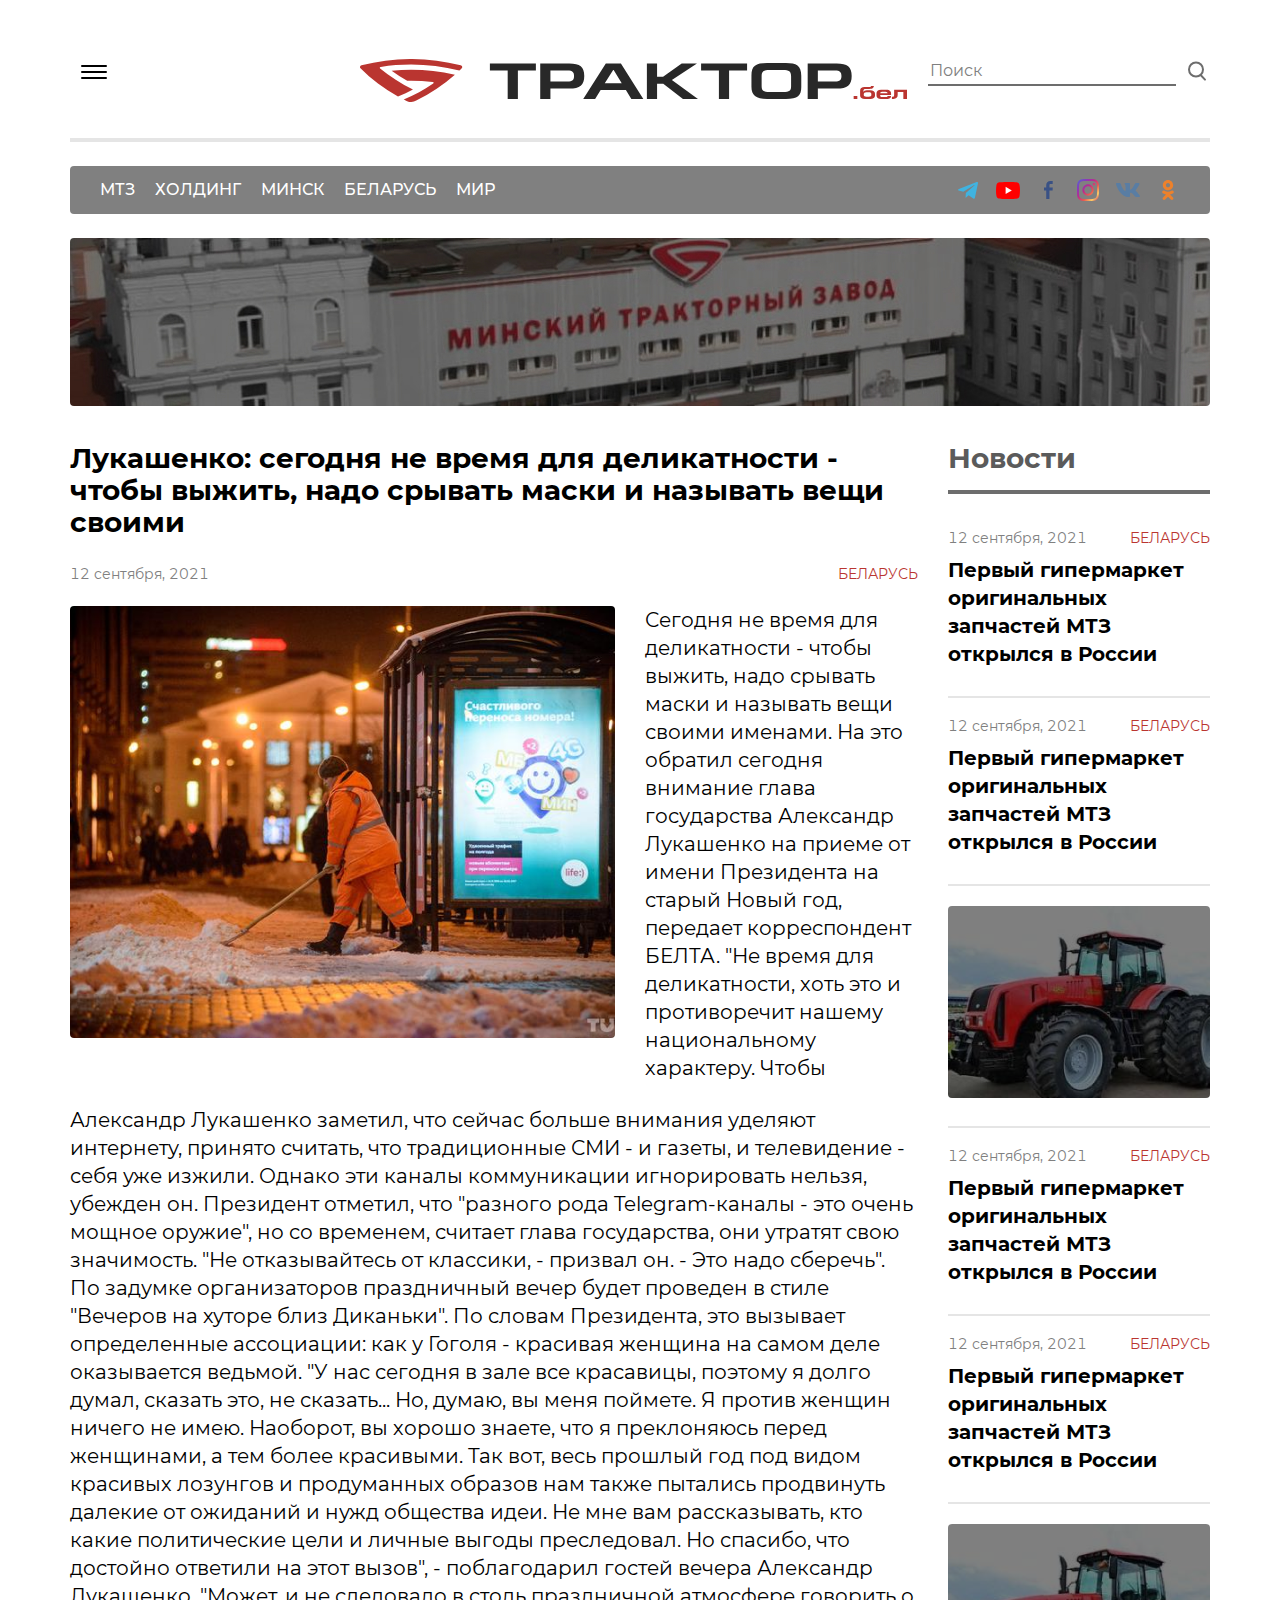
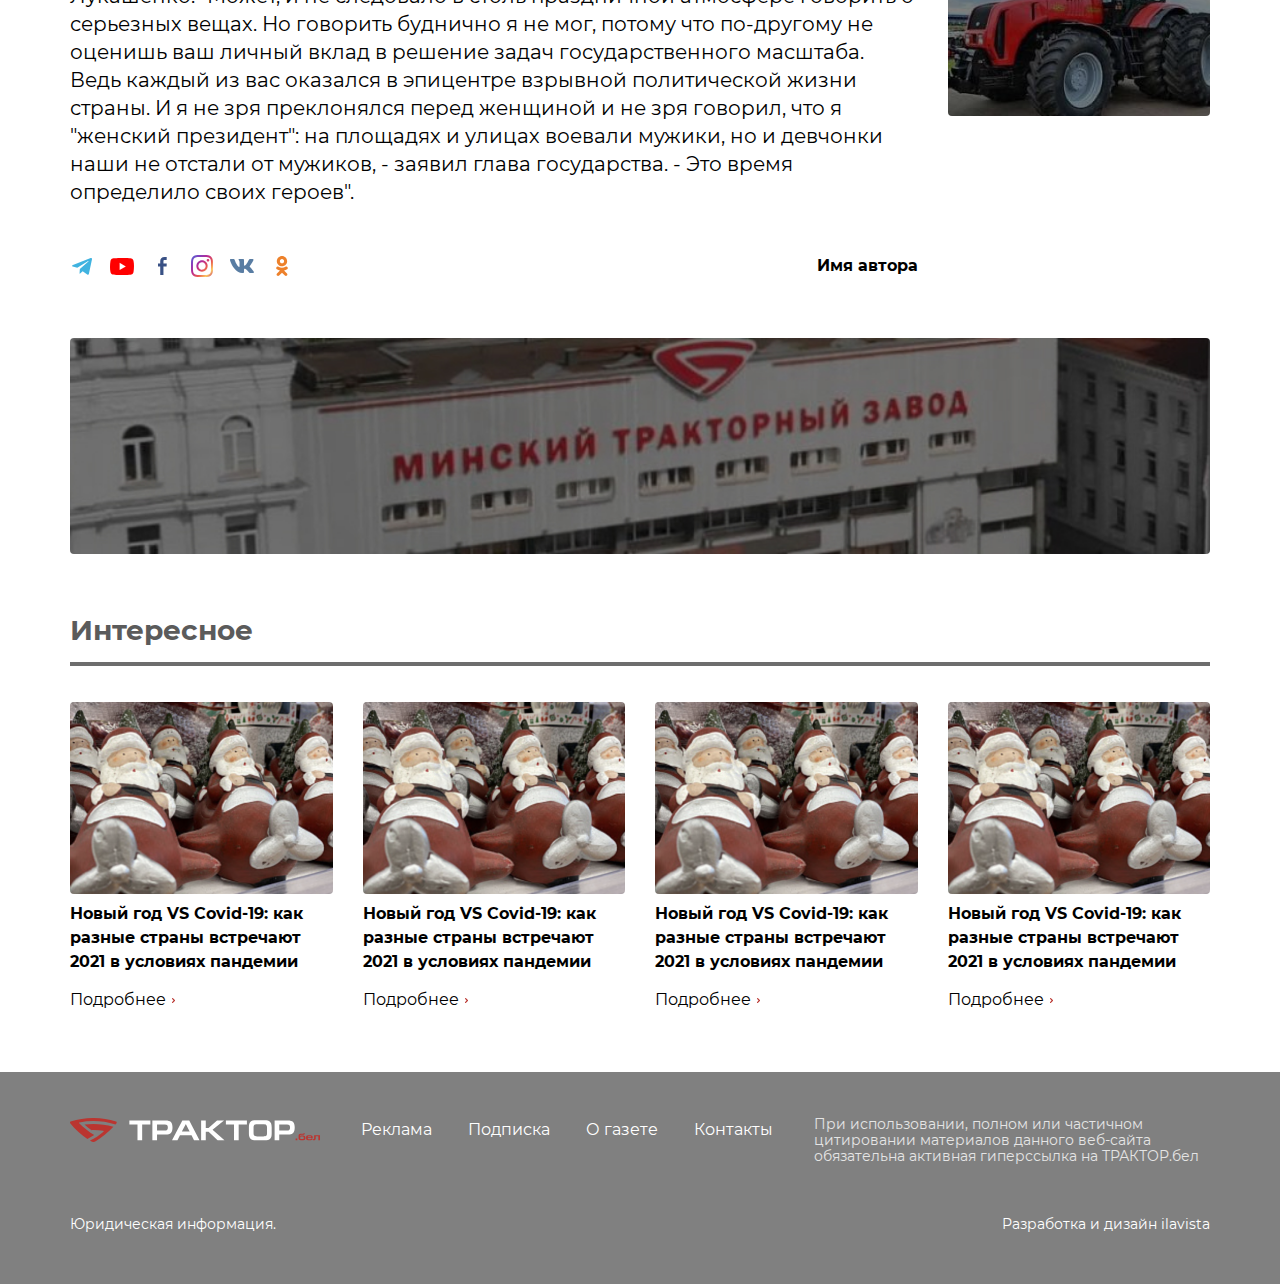
<file: single-news.html>
<!DOCTYPE html>
<html lang="ru" xmlns="http://www.w3.org/1999/xhtml">
<head>
    <meta charset="UTF-8"/>
    <meta
            name="viewport"
            content="width=device-width, user-scalable=no, initial-scale=1.0, maximum-scale=1.0, minimum-scale=1.0"
    />
    <meta http-equiv="X-UA-Compatible" content="ie=edge"/>
    <link rel="stylesheet" href="./css/style.min.css"/>
    <!--<link rel="shortcut icon" href="./images/favicon.png" type="image/png">-->
    <title>MTZ</title>

</head>

<body>

<header class="header">
    <div class="box">
        <div class="header__wrap">
            <div class="header__menu-open">
                <img src="./images/base/burger-open.svg" alt="Открыть меню" class="header__menu-open-img">
            </div>
            <!--<div class="header__right-items">-->
            <div class="header__logo-container">
                <img src="./images/base/logo.svg" alt="Трактор.бел логотип" class="header__logo">
            </div>
            <label class="header__search-container">
                <input type="text" class="header__search" placeholder="Поиск">
                <img src="./images/base/search.svg" alt="Поиск" class="header__search-img">
            </label>
            <!-- </div>-->
        </div>
        <div class="header__separator"></div>
        <nav class="header__navigation">
            <ul class="header__menu">
                <li class="header__menu-item">
                    <a href="#" class="header__menu-item-link h4--menu">МТЗ</a>
                </li>
                <li class="header__menu-item">
                    <a href="#" class="header__menu-item-link h4--menu">Холдинг</a>
                </li>
                <li class="header__menu-item">
                    <a href="#" class="header__menu-item-link h4--menu">Минск</a>
                </li>
                <li class="header__menu-item">
                    <a href="#" class="header__menu-item-link h4--menu">Беларусь</a>
                </li>
                <li class="header__menu-item">
                    <a href="#" class="header__menu-item-link h4--menu">Мир</a>
                </li>
            </ul>
            <ul class="header__social-menu">
                <li class="header__social-item">
                    <a href="#" class="header__social-link social-link">
                        <img src="./images/base/social/telega.svg" alt="Telegram"
                             class="header__social-img social-link__img">
                    </a>
                </li>
                <li class="header__social-item">
                    <a href="#" class="header__social-link social-link">
                        <img src="./images/base/social/youtube.svg" alt="Youtube"
                             class="header__social-img social-link__img">
                    </a>
                </li>
                <li class="header__social-item">
                    <a href="#" class="header__social-link social-link">
                        <img src="./images/base/social/fb.svg" alt="Facebook"
                             class="header__social-img social-link__img">
                    </a>
                </li>
                <li class="header__social-item">
                    <a href="#" class="header__social-link social-link">
                        <img src="./images/base/social/inst.svg" alt="Instagramm"
                             class="header__social-img social-link__img">
                    </a>
                </li>
                <li class="header__social-item">
                    <a href="#" class="header__social-link social-link">
                        <img src="./images/base/social/vk.svg" alt="Vkontakte"
                             class="header__social-img social-link__img">
                    </a>
                </li>
                <li class="header__social-item">
                    <a href="#" class="header__social-link social-link">
                        <img src="./images/base/social/ok.svg" alt="OK" class="header__social-img social-link__img">
                    </a>
                </li>
            </ul>
        </nav>
    </div>
    <div class="sidenav">
        <div class="sidenav__close-zone">
            <div class="sidenav__logo"></div>
            <div class="sidenav__close-button">
                <img src="./images/base/burger-close.svg" alt="Закрыть" class="sidenav__close-icon">
            </div>
        </div>
        <nav class="sidenav__nav">
            <ul class="sidenav__list">
                <li class="sidenav__list-item">
                    <a href="#" class="sidenav__link h1">Новости</a>
                </li>
                <li class="sidenav__list-item">
                    <a href="#" class="sidenav__link h1">Видео</a>
                </li>
                <li class="sidenav__list-item">
                    <a href="#" class="sidenav__link h1">О газете</a>
                </li>
                <li class="sidenav__list-item">
                    <a href="#" class="sidenav__link h1">Новости</a>
                </li>
                <li class="sidenav__list-item">
                    <a href="#" class="sidenav__link h1">Новости</a>
                </li>
                <li class="sidenav__list-item">
                    <a href="#" class="sidenav__link h1">Новости</a>
                </li>
                <li class="sidenav__list-item">
                    <a href="#" class="sidenav__link h1">Новости</a>
                </li>
            </ul>
        </nav>
    </div>
</header>
<main class="main">

    <div class="banner-container">
        <div class="box">
            <a href="#" class="banner-middle banner">
                <img src="./images/main/banner-top.jpg" alt="" class="banner-middle__img">
            </a>
        </div>
    </div>
    <div class="main__content">
        <div class="box">
            <div class="main__content-wrap main__content-wrap--single-news-page">
                <article class="single-news-page__main-content main__content-col--3">
                    <h1 class="single-news__title h1">Лукашенко: сегодня не время для деликатности - чтобы выжить, надо
                        срывать маски и называть вещи своими</h1>
                    <div class="single-news__info">
                        <p class="single-news__date h5">12 cентября, 2021</p>
                        <p class="single-news__mark h5">Беларусь</p>
                    </div>
                    <div class="single-news__content">
                        <div class="single-news__content-top">
                            <div class="single-news__img-container">
                                <img src="./images/main/single-news.png" alt="news" class="single-news__img">
                            </div>
                            <div class="single-news__content-top-text">
                                <p>
                                    Сегодня не время для деликатности - чтобы выжить, надо срывать маски и называть вещи
                                    своими именами. На это обратил сегодня внимание глава государства Александр Лукашенко на
                                    приеме от имени Президента на старый Новый год, передает корреспондент БЕЛТА.
                                    "Не время для деликатности, хоть это и противоречит нашему национальному характеру.
                                    Чтобы
                                </p>
                            </div>
                        </div>
                        <p>Александр Лукашенко заметил, что сейчас больше внимания уделяют интернету, принято считать,
                            что традиционные СМИ - и газеты, и телевидение - себя уже изжили. Однако эти каналы
                            коммуникации игнорировать нельзя, убежден он. Президент отметил, что "разного рода
                            Telegram-каналы - это очень мощное оружие", но со временем, считает глава государства, они
                            утратят свою значимость. "Не отказывайтесь от классики, - призвал он. - Это надо
                            сберечь".</p>
                        <p>По задумке организаторов праздничный вечер будет проведен в стиле "Вечеров на хуторе близ
                            Диканьки". По словам Президента, это вызывает определенные ассоциации: как у Гоголя -
                            красивая женщина на самом деле оказывается ведьмой. "У нас сегодня в зале все красавицы,
                            поэтому я долго думал, сказать это, не сказать... Но, думаю, вы меня поймете. Я против
                            женщин ничего не имею. Наоборот, вы хорошо знаете, что я преклоняюсь перед женщинами, а тем
                            более красивыми. Так вот, весь прошлый год под видом красивых лозунгов и продуманных образов
                            нам также пытались продвинуть далекие от ожиданий и нужд общества идеи. Не мне вам
                            рассказывать, кто какие политические цели и личные выгоды преследовал. Но спасибо, что
                            достойно ответили на этот вызов", - поблагодарил гостей вечера Александр Лукашенко.
                            "Может, и не следовало в столь праздничной атмосфере говорить о серьезных вещах. Но говорить
                            буднично я не мог, потому что по-другому не оценишь ваш личный вклад в решение задач
                            государственного масштаба. Ведь каждый из вас оказался в эпицентре взрывной политической
                            жизни страны. И я не зря преклонялся перед женщиной и не зря говорил, что я "женский
                            президент": на площадях и улицах воевали мужики, но и девчонки наши не отстали от мужиков, -
                            заявил глава государства. - Это время определило своих героев".</p>
                    </div>
                    <div class="single-news__footer">
                        <ul class="single-news__social">
                            <li class="single-news__social-item">
                                <a href="#" class="single-news__social-link social-link">
                                    <img src="./images/base/social/telega.svg" alt="Telegram"
                                         class="social-link__img">
                                </a>
                            </li>
                            <li class="single-news__social-item">
                                <a href="#" class="single-news__social-link social-link">
                                    <img src="./images/base/social/youtube.svg" alt="Youtube"
                                         class="social-link__img">
                                </a>
                            </li>
                            <li class="single-news__social-item">
                                <a href="#" class="single-news__social-link social-link">
                                    <img src="./images/base/social/fb.svg" alt="Facebook"
                                         class="social-link__img">
                                </a>
                            </li>
                            <li class="single-news__social-item">
                                <a href="#" class="single-news__social-link social-link">
                                    <img src="./images/base/social/inst.svg" alt="Instagramm"
                                         class="social-link__img">
                                </a>
                            </li>
                            <li class="single-news__social-item">
                                <a href="#" class="single-news__social-link social-link">
                                    <img src="./images/base/social/vk.svg" alt="Vkontakte"
                                         class="social-link__img">
                                </a>
                            </li>
                            <li class="single-news__social-item">
                                <a href="#" class="single-news__social-link social-link">
                                    <img src="./images/base/social/ok.svg" alt="OK" class="header__social-img social-link__img">
                                </a>
                            </li>
                        </ul>
                        <address class="single-news__author h4">Имя автора</address>
                    </div>
                </article>
                <aside class="single-news-page__content-col">
                    <h2 class="title h1">
                        <a href="#" class="title__link">Новости</a>
                    </h2>
                    <article class="card-news main__aside-card">
                        <a href="#" class="card-news__link">
                            <div class="card-news__info">
                                <p class="card-news__date h5">12 сентября, 2021</p>
                                <p class="card-news__mark h5">БЕЛАРУСЬ</p>
                            </div>
                            <h3 class="card-news__title h3">Первый гипермаркет оригинальных запчастей МТЗ открылся в
                                России</h3>
                        </a>
                    </article>
                    <article class="card-news main__aside-card">
                        <a href="#" class="card-news__link">
                            <div class="card-news__info">
                                <p class="card-news__date h5">12 сентября, 2021</p>
                                <p class="card-news__mark h5">БЕЛАРУСЬ</p>
                            </div>
                            <h3 class="card-news__title h3">Первый гипермаркет оригинальных запчастей МТЗ открылся в
                                России</h3>
                        </a>
                    </article>
                    <article class="banner-container main__aside-card">
                        <a href="#" class="banner-small">
                            <img class="banner-small__img" src="./images/main/banner.png" alt="малый баннер">
                        </a>
                    </article>
                    <article class="card-news main__aside-card">
                        <a href="#" class="card-news__link">
                            <div class="card-news__info">
                                <p class="card-news__date h5">12 сентября, 2021</p>
                                <p class="card-news__mark h5">БЕЛАРУСЬ</p>
                            </div>
                            <h3 class="card-news__title h3">Первый гипермаркет оригинальных запчастей МТЗ открылся в
                                России</h3>
                        </a>
                    </article>
                    <article class="card-news main__aside-card">
                        <a href="#" class="card-news__link">
                            <div class="card-news__info">
                                <p class="card-news__date h5">12 сентября, 2021</p>
                                <p class="card-news__mark h5">БЕЛАРУСЬ</p>
                            </div>
                            <h3 class="card-news__title h3">Первый гипермаркет оригинальных запчастей МТЗ открылся в
                                России</h3>
                        </a>
                    </article>
                    <article class="banner-container main__aside-card">
                        <a href="#" class="banner-small">
                            <img class="banner-small__img" src="./images/main/banner.png" alt="малый баннер">
                        </a>
                    </article>
                    <a href="#" class="single-news-page__more btn--more h4 d-block-lg">Читать больше</a>
                </aside>
            </div>
        </div>
    </div>
    <div class="banner-container move-on-mobile--single-news-page">
        <div class="box">
            <a href="#" class="banner banner-large">
                <img src="./images/main/banner-top.jpg" alt="" class="banner-large__img">
            </a>
        </div>
    </div>
    <section class="newspaper-page__interesting interesting">
        <div class="box">
            <h2 class="title h1">
                <a href="#" class="title__link">Интересное</a>
            </h2>
            <div class="interesting__container">
                <article class="interesting__item card-interesting">
                    <div class="card-interesting__img-container">
                        <img src="./images/main/interesting.png" alt="Интересное" class="card-interesting__img">
                    </div>
                    <h3 class="card-interesting__title h4">Новый год VS Covid-19: как разные страны встречают 2021 в
                        условиях пандемии</h3>
                    <a href="#" class="card-interesting__link h4">Подробнее</a>
                </article>
                <article class="interesting__item card-interesting">
                    <div class="card-interesting__img-container">
                        <img src="./images/main/interesting.png" alt="Интересное" class="card-interesting__img">
                    </div>
                    <h3 class="card-interesting__title h4">Новый год VS Covid-19: как разные страны встречают 2021 в
                        условиях пандемии</h3>
                    <a href="#" class="card-interesting__link h4">Подробнее</a>
                </article>
                <article class="interesting__item card-interesting">
                    <div class="card-interesting__img-container">
                        <img src="./images/main/interesting.png" alt="Интересное" class="card-interesting__img">
                    </div>
                    <h3 class="card-interesting__title h4">Новый год VS Covid-19: как разные страны встречают 2021 в
                        условиях пандемии</h3>
                    <a href="#" class="card-interesting__link h4">Подробнее</a>
                </article>
                <article class="interesting__item card-interesting">
                    <div class="card-interesting__img-container">
                        <img src="./images/main/interesting.png" alt="Интересное" class="card-interesting__img">
                    </div>
                    <h3 class="card-interesting__title h4">Новый год VS Covid-19: как разные страны встречают 2021 в
                        условиях пандемии</h3>
                    <a href="#" class="card-interesting__link h4">Подробнее</a>
                </article>
                <a href="#" class="main__news-more btn--more h4 d-block-lg">Читать больше</a>
            </div>
        </div>
    </section>
</main>

<footer class="footer">
    <div class="box">
        <div class="footer__wrap">
            <div class="footer__top">
                <div class="footer__logo">
                    <img src="./images/base/logo-footer.svg" alt="МТЗ логотип" class="footer__logo-img">
                </div>
                <nav class="footer__menu">
                    <ul class="footer__menu-list">
                        <li class="footer__menu-item">
                            <a href="#" class="footer__menu-link">Реклама</a>
                        </li>
                        <li class="footer__menu-item">
                            <a href="#" class="footer__menu-link">Подписка</a>
                        </li>
                        <li class="footer__menu-item">
                            <a href="#" class="footer__menu-link">О газете</a>
                        </li>
                        <li class="footer__menu-item">
                            <a href="#" class="footer__menu-link">Контакты</a>
                        </li>
                    </ul>
                </nav>
                <ul class="footer__social-menu">
                    <li class="footer__social-item">
                        <a href="#" class="social-link">
                            <img src="./images/base/social/telega.svg" alt="Telegram"
                                 class="social-link__img">
                        </a>
                    </li>
                    <li class="footer__social-item">
                        <a href="#" class="social-link">
                            <img src="./images/base/social/youtube.svg" alt="Youtube"
                                 class="social-link__img">
                        </a>
                    </li>
                    <li class="footer__social-item">
                        <a href="#" class="social-link">
                            <img src="./images/base/social/fb.svg" alt="Facebook"
                                 class="social-link__img">
                        </a>
                    </li>
                    <li class="footer__social-item">
                        <a href="#" class="social-link">
                            <img src="./images/base/social/inst.svg" alt="Instagramm"
                                 class="social-link__img">
                        </a>
                    </li>
                    <li class="footer__social-item">
                        <a href="#" class="social-link">
                            <img src="./images/base/social/vk.svg" alt="Vkontakte"
                                 class="social-link__img">
                        </a>
                    </li>
                    <li class="footer__social-item">
                        <a href="#" class="social-link">
                            <img src="./images/base/social/ok.svg" alt="OK" class="social-link__img">
                        </a>
                    </li>
                </ul>
                <p class="footer__policy h5">При использовании, полном или частичном цитировании материалов данного
                    веб-сайта обязательна активная гиперссылка на ТРАКТОР.бел</p>
            </div>
            <div class="footer__bottom">
                <p class="footer__legal h5">Юридическая информация.</p>
                <a href="https://ilavista.by/" rel="noopener noreferrer" class="footer__dev h5">Разработка и дизайн
                    ilavista</a>
            </div>
        </div>
    </div>
</footer>

<script src="https://cdnjs.cloudflare.com/ajax/libs/jquery/3.5.1/jquery.min.js"></script>
<script src="./js/main.js"></script>
</body>
</html>
</file>
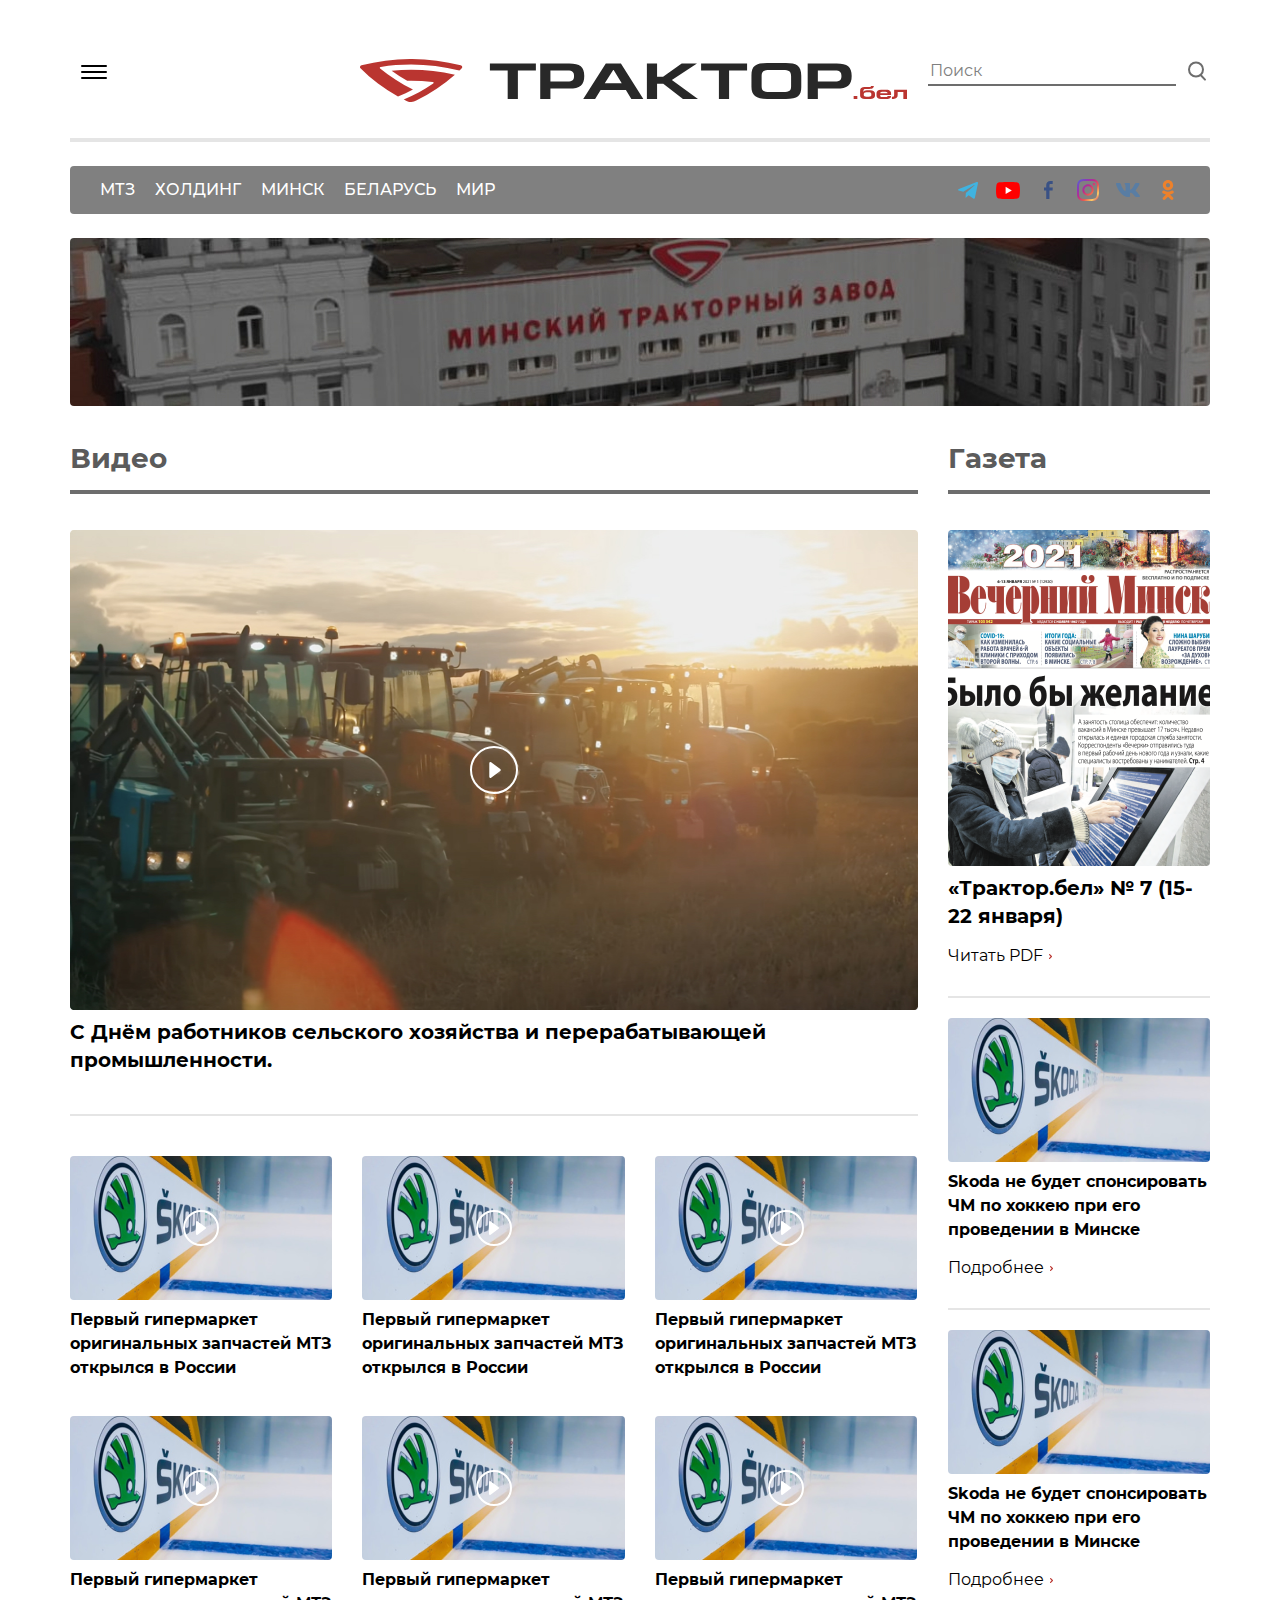
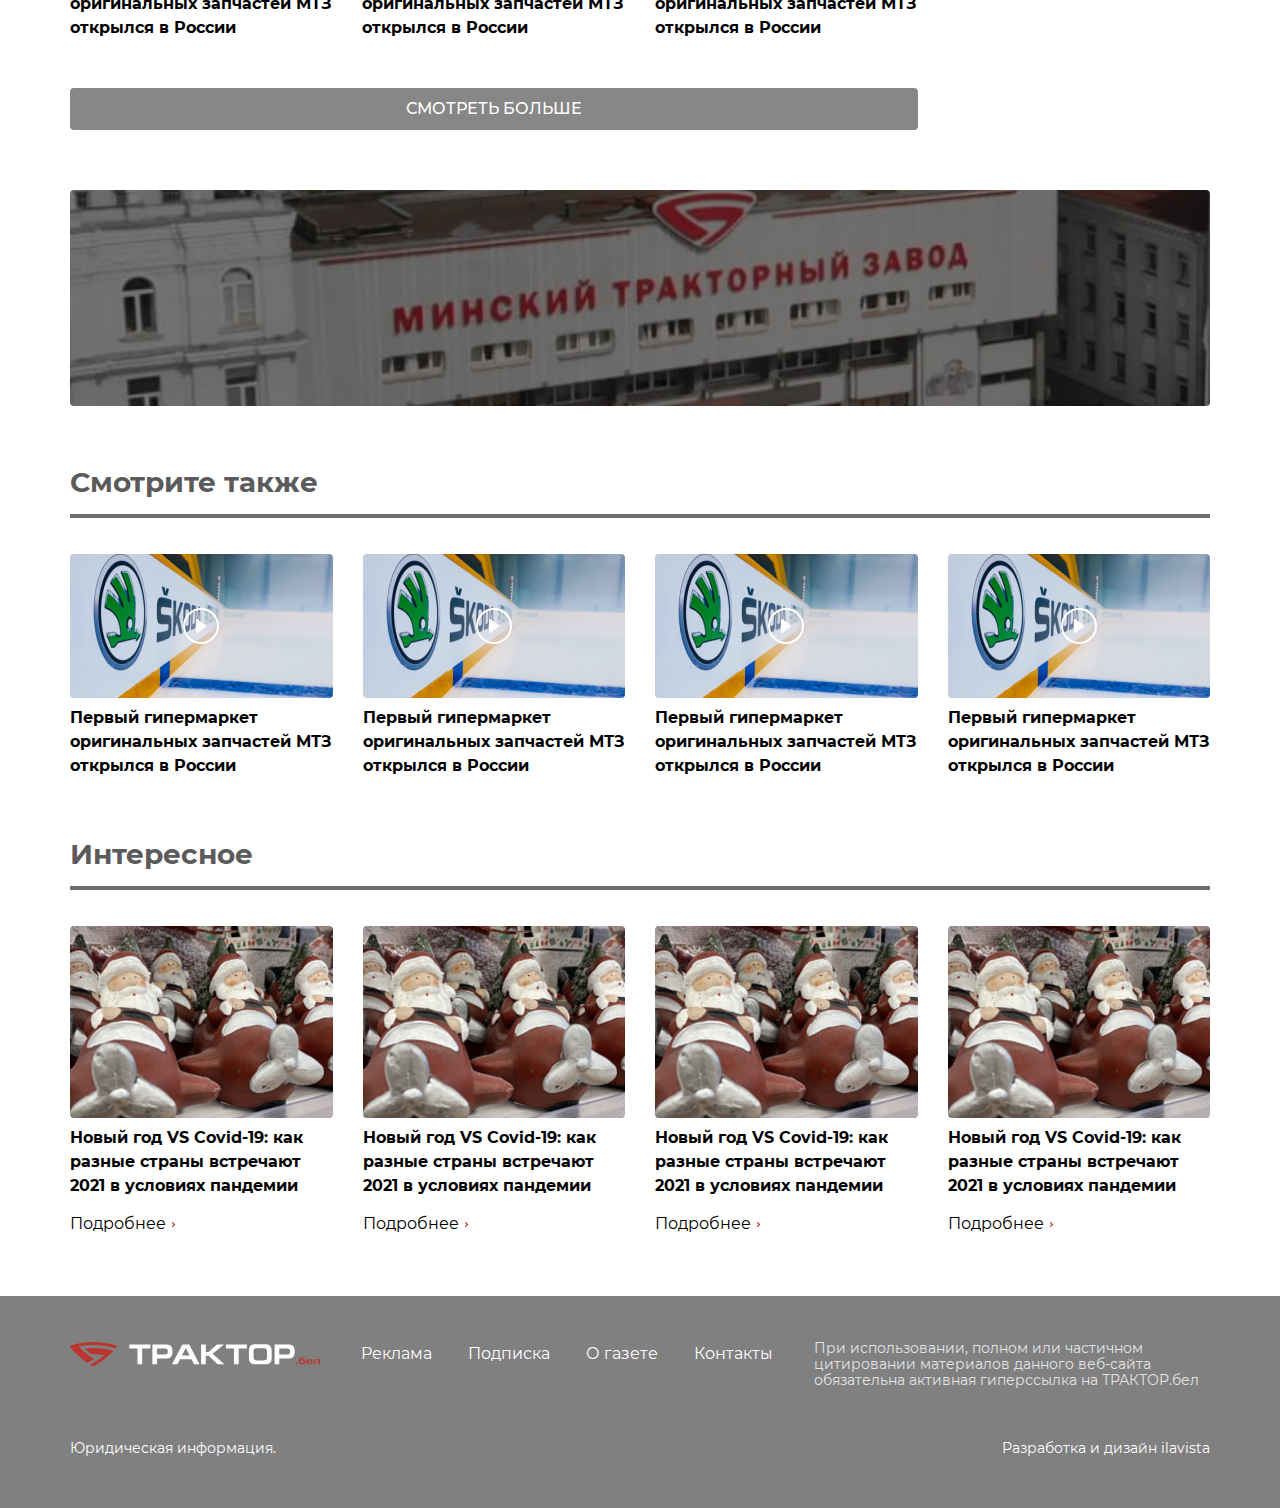
<file: video-page.html>
<!DOCTYPE html>
<html lang="ru" xmlns="http://www.w3.org/1999/xhtml">
<head>
    <meta charset="UTF-8"/>
    <meta
            name="viewport"
            content="width=device-width, user-scalable=no, initial-scale=1.0, maximum-scale=1.0, minimum-scale=1.0"
    />
    <meta http-equiv="X-UA-Compatible" content="ie=edge"/>
    <link rel="stylesheet" href="./css/style.min.css"/>
    <!--<link rel="shortcut icon" href="./images/favicon.png" type="image/png">-->
    <title>MTZ</title>

</head>

<body>

<header class="header">
    <div class="box">
        <div class="header__wrap">
            <div class="header__menu-open">
                <img src="./images/base/burger-open.svg" alt="Открыть меню" class="header__menu-open-img">
            </div>
            <!--<div class="header__right-items">-->
            <div class="header__logo-container">
                <img src="./images/base/logo.svg" alt="Трактор.бел логотип" class="header__logo">
            </div>
            <label class="header__search-container">
                <input type="text" class="header__search" placeholder="Поиск">
                <img src="./images/base/search.svg" alt="Поиск" class="header__search-img">
            </label>
            <!-- </div>-->
        </div>
        <div class="header__separator"></div>
        <nav class="header__navigation">
            <ul class="header__menu">
                <li class="header__menu-item">
                    <a href="#" class="header__menu-item-link h4--menu">МТЗ</a>
                </li>
                <li class="header__menu-item">
                    <a href="#" class="header__menu-item-link h4--menu">Холдинг</a>
                </li>
                <li class="header__menu-item">
                    <a href="#" class="header__menu-item-link h4--menu">Минск</a>
                </li>
                <li class="header__menu-item">
                    <a href="#" class="header__menu-item-link h4--menu">Беларусь</a>
                </li>
                <li class="header__menu-item">
                    <a href="#" class="header__menu-item-link h4--menu">Мир</a>
                </li>
            </ul>
            <ul class="header__social-menu">
                <li class="header__social-item">
                    <a href="#" class="header__social-link social-link">
                        <img src="./images/base/social/telega.svg" alt="Telegram"
                             class="header__social-img social-link__img">
                    </a>
                </li>
                <li class="header__social-item">
                    <a href="#" class="header__social-link social-link">
                        <img src="./images/base/social/youtube.svg" alt="Youtube"
                             class="header__social-img social-link__img">
                    </a>
                </li>
                <li class="header__social-item">
                    <a href="#" class="header__social-link social-link">
                        <img src="./images/base/social/fb.svg" alt="Facebook"
                             class="header__social-img social-link__img">
                    </a>
                </li>
                <li class="header__social-item">
                    <a href="#" class="header__social-link social-link">
                        <img src="./images/base/social/inst.svg" alt="Instagramm"
                             class="header__social-img social-link__img">
                    </a>
                </li>
                <li class="header__social-item">
                    <a href="#" class="header__social-link social-link">
                        <img src="./images/base/social/vk.svg" alt="Vkontakte"
                             class="header__social-img social-link__img">
                    </a>
                </li>
                <li class="header__social-item">
                    <a href="#" class="header__social-link social-link">
                        <img src="./images/base/social/ok.svg" alt="OK" class="header__social-img social-link__img">
                    </a>
                </li>
            </ul>
        </nav>
    </div>
    <div class="sidenav">
        <div class="sidenav__close-zone">
            <div class="sidenav__logo"></div>
            <div class="sidenav__close-button">
                <img src="./images/base/burger-close.svg" alt="Закрыть" class="sidenav__close-icon">
            </div>
        </div>
        <nav class="sidenav__nav">
            <ul class="sidenav__list">
                <li class="sidenav__list-item">
                    <a href="#" class="sidenav__link h1">Новости</a>
                </li>
                <li class="sidenav__list-item">
                    <a href="#" class="sidenav__link h1">Видео</a>
                </li>
                <li class="sidenav__list-item">
                    <a href="#" class="sidenav__link h1">О газете</a>
                </li>
                <li class="sidenav__list-item">
                    <a href="#" class="sidenav__link h1">Новости</a>
                </li>
                <li class="sidenav__list-item">
                    <a href="#" class="sidenav__link h1">Новости</a>
                </li>
                <li class="sidenav__list-item">
                    <a href="#" class="sidenav__link h1">Новости</a>
                </li>
                <li class="sidenav__list-item">
                    <a href="#" class="sidenav__link h1">Новости</a>
                </li>
            </ul>
        </nav>
    </div>
</header>
<main class="main">

    <div class="banner-container">
        <div class="box">
            <a href="#" class="banner-middle banner">
                <img src="./images/main/banner-top.jpg" alt="" class="banner-middle__img">
            </a>
        </div>
    </div>
    <div class="main__content">
        <div class="box">
            <div class="main__content-wrap main__content-wrap--video-page">
                <div class="video-page__main-content main__content-col--3">
                    <section class="">
                        <h1 class="title h1">
                            <a href="#" class="title__link">Видео</a>
                        </h1>
                        <article class="video">
                            <a href="#" class="video__img-container">
                                <img src="./images/main/video-card.jpg" alt="видео" class="video__img">
                                <div class="video__play-btn">
                                    <img src="./images/base/play-icon.svg" alt="Включить видео" class="video__play-icon">
                                </div>
                            </a>
                            <h2 class="video__title">С Днём работников сельского хозяйства и перерабатывающей промышленности.</h2>
                        </article>
                        <div class="all-videos">
                            <article class="card-video all-videos__item">
                                <div class="card-video__img-container">
                                    <img src="./images/main/video.png" alt="video" class="card-video__img">
                                    <div class="card-video__play-btn">
                                        <img src="./images/base/play-icon.svg" alt="Включить видео" class="card-video__play-icon">
                                    </div>
                                </div>
                                <h3 class="card-video__title h4">Первый гипермаркет оригинальных запчастей МТЗ открылся в России</h3>
                            </article>
                            <article class="card-video all-videos__item">
                                <div class="card-video__img-container">
                                    <img src="./images/main/video.png" alt="video" class="card-video__img">
                                    <div class="card-video__play-btn">
                                        <img src="./images/base/play-icon.svg" alt="Включить видео" class="card-video__play-icon">
                                    </div>
                                </div>
                                <h3 class="card-video__title h4">Первый гипермаркет оригинальных запчастей МТЗ открылся в России</h3>
                            </article>
                            <article class="card-video all-videos__item">
                                <div class="card-video__img-container">
                                    <img src="./images/main/video.png" alt="video" class="card-video__img">
                                    <div class="card-video__play-btn">
                                        <img src="./images/base/play-icon.svg" alt="Включить видео" class="card-video__play-icon">
                                    </div>
                                </div>
                                <h3 class="card-video__title h4">Первый гипермаркет оригинальных запчастей МТЗ открылся в России</h3>
                            </article>
                            <article class="card-video all-videos__item">
                                <div class="card-video__img-container">
                                    <img src="./images/main/video.png" alt="video" class="card-video__img">
                                    <div class="card-video__play-btn">
                                        <img src="./images/base/play-icon.svg" alt="Включить видео" class="card-video__play-icon">
                                    </div>
                                </div>
                                <h3 class="card-video__title h4">Первый гипермаркет оригинальных запчастей МТЗ открылся в России</h3>
                            </article>
                            <article class="card-video all-videos__item">
                                <div class="card-video__img-container">
                                    <img src="./images/main/video.png" alt="video" class="card-video__img">
                                    <div class="card-video__play-btn">
                                        <img src="./images/base/play-icon.svg" alt="Включить видео" class="card-video__play-icon">
                                    </div>
                                </div>
                                <h3 class="card-video__title h4">Первый гипермаркет оригинальных запчастей МТЗ открылся в России</h3>
                            </article>
                            <article class="card-video all-videos__item">
                                <div class="card-video__img-container">
                                    <img src="./images/main/video.png" alt="video" class="card-video__img">
                                    <div class="card-video__play-btn">
                                        <img src="./images/base/play-icon.svg" alt="Включить видео" class="card-video__play-icon">
                                    </div>
                                </div>
                                <h3 class="card-video__title h4">Первый гипермаркет оригинальных запчастей МТЗ открылся в России</h3>
                            </article>
                        </div>
                        <a href="#" class="all-videos__btn btn--more">Смотреть больше</a>
                    </section>
                </div>
                <aside class="video-page__content-col">
                    <h2 class="title h1">
                        <a href="#" class="title__link">Газета</a>
                    </h2>
                    <article class="newspaper main__aside-card">
                        <div class="newspaper__img-container">
                            <img src="./images/main/newspaper.png" alt="Газетка" class="newspaper__img">
                        </div>
                        <h3 class="newspaper__title h3">‎«‎Трактор.бел»‎ № 7
                            (15-22 января)</h3>
                        <a href="#" class="newspaper__link h4">Читать PDF</a>
                    </article>
                    <article class="card-article main__aside-card">
                        <div class="card-article__img-container">
                            <img src="./images/main/video.png" alt="article" class="card-article__img">
                        </div>
                        <h3 class="card-article__title h4">Skoda не будет спонсировать ЧМ по хоккею при его проведении в
                            Минске</h3>
                        <a href="#" class="card-article__link h4">
                            Подробнее
                        </a>
                    </article>
                    <article class="card-article main__aside-card">
                        <div class="card-article__img-container">
                            <img src="./images/main/video.png" alt="article" class="card-article__img">
                        </div>
                        <h3 class="card-article__title h4">Skoda не будет спонсировать ЧМ по хоккею при его проведении в
                            Минске</h3>
                        <a href="#" class="card-article__link h4">
                            Подробнее
                        </a>
                    </article>
                    <a href="#" class="video-page__btn btn--more h4 d-block-lg">Читать больше</a>
                </aside>
            </div>
        </div>
    </div>
    <div class="banner-container move-on-mobile--video-page">
        <div class="box">
            <a href="#" class="banner banner-large">
                <img src="./images/main/banner-top.jpg" alt="" class="banner-large__img">
            </a>
        </div>
    </div>
    <section class="video-page__see-more see-more">
        <div class="box">
            <h2 class="title h1">
                <a href="#" class="title__link">Смотрите также</a>
            </h2>
            <div class="see-more__container">
                <article class="card-video see-more__item">
                    <div class="card-video__img-container">
                        <img src="./images/main/video.png" alt="video" class="card-video__img">
                        <div class="card-video__play-btn">
                            <img src="./images/base/play-icon.svg" alt="Включить видео" class="card-video__play-icon">
                        </div>
                    </div>
                    <h3 class="card-video__title h4">Первый гипермаркет оригинальных запчастей МТЗ открылся в России</h3>
                </article>
                <article class="card-video see-more__item">
                    <div class="card-video__img-container">
                        <img src="./images/main/video.png" alt="video" class="card-video__img">
                        <div class="card-video__play-btn">
                            <img src="./images/base/play-icon.svg" alt="Включить видео" class="card-video__play-icon">
                        </div>
                    </div>
                    <h3 class="card-video__title h4">Первый гипермаркет оригинальных запчастей МТЗ открылся в России</h3>
                </article>
                <article class="card-video see-more__item">
                    <div class="card-video__img-container">
                        <img src="./images/main/video.png" alt="video" class="card-video__img">
                        <div class="card-video__play-btn">
                            <img src="./images/base/play-icon.svg" alt="Включить видео" class="card-video__play-icon">
                        </div>
                    </div>
                    <h3 class="card-video__title h4">Первый гипермаркет оригинальных запчастей МТЗ открылся в России</h3>
                </article>
                <article class="card-video see-more__item">
                    <div class="card-video__img-container">
                        <img src="./images/main/video.png" alt="video" class="card-video__img">
                        <div class="card-video__play-btn">
                            <img src="./images/base/play-icon.svg" alt="Включить видео" class="card-video__play-icon">
                        </div>
                    </div>
                    <h3 class="card-video__title h4">Первый гипермаркет оригинальных запчастей МТЗ открылся в России</h3>
                </article>
            </div>
        </div>
    </section>
    <section class="newspaper-page__interesting interesting">
        <div class="box">
            <h2 class="title h1">
                <a href="#" class="title__link">Интересное</a>
            </h2>
            <div class="interesting__container">
                <article class="interesting__item card-interesting">
                    <div class="card-interesting__img-container">
                        <img src="./images/main/interesting.png" alt="Интересное" class="card-interesting__img">
                    </div>
                    <h3 class="card-interesting__title h4">Новый год VS Covid-19: как разные страны встречают 2021 в
                        условиях пандемии</h3>
                    <a href="#" class="card-interesting__link h4">Подробнее</a>
                </article>
                <article class="interesting__item card-interesting">
                    <div class="card-interesting__img-container">
                        <img src="./images/main/interesting.png" alt="Интересное" class="card-interesting__img">
                    </div>
                    <h3 class="card-interesting__title h4">Новый год VS Covid-19: как разные страны встречают 2021 в
                        условиях пандемии</h3>
                    <a href="#" class="card-interesting__link h4">Подробнее</a>
                </article>
                <article class="interesting__item card-interesting">
                    <div class="card-interesting__img-container">
                        <img src="./images/main/interesting.png" alt="Интересное" class="card-interesting__img">
                    </div>
                    <h3 class="card-interesting__title h4">Новый год VS Covid-19: как разные страны встречают 2021 в
                        условиях пандемии</h3>
                    <a href="#" class="card-interesting__link h4">Подробнее</a>
                </article>
                <article class="interesting__item card-interesting">
                    <div class="card-interesting__img-container">
                        <img src="./images/main/interesting.png" alt="Интересное" class="card-interesting__img">
                    </div>
                    <h3 class="card-interesting__title h4">Новый год VS Covid-19: как разные страны встречают 2021 в
                        условиях пандемии</h3>
                    <a href="#" class="card-interesting__link h4">Подробнее</a>
                </article>
                <a href="#" class="main__news-more btn--more h4 d-block-lg">Читать больше</a>
            </div>
        </div>
    </section>
</main>

<footer class="footer">
    <div class="box">
        <div class="footer__wrap">
            <div class="footer__top">
                <div class="footer__logo">
                    <img src="./images/base/logo-footer.svg" alt="МТЗ логотип" class="footer__logo-img">
                </div>
                <nav class="footer__menu">
                    <ul class="footer__menu-list">
                        <li class="footer__menu-item">
                            <a href="#" class="footer__menu-link">Реклама</a>
                        </li>
                        <li class="footer__menu-item">
                            <a href="#" class="footer__menu-link">Подписка</a>
                        </li>
                        <li class="footer__menu-item">
                            <a href="#" class="footer__menu-link">О газете</a>
                        </li>
                        <li class="footer__menu-item">
                            <a href="#" class="footer__menu-link">Контакты</a>
                        </li>
                    </ul>
                </nav>
                <ul class="footer__social-menu">
                    <li class="footer__social-item">
                        <a href="#" class="social-link">
                            <img src="./images/base/social/telega.svg" alt="Telegram"
                                 class="social-link__img">
                        </a>
                    </li>
                    <li class="footer__social-item">
                        <a href="#" class="social-link">
                            <img src="./images/base/social/youtube.svg" alt="Youtube"
                                 class="social-link__img">
                        </a>
                    </li>
                    <li class="footer__social-item">
                        <a href="#" class="social-link">
                            <img src="./images/base/social/fb.svg" alt="Facebook"
                                 class="social-link__img">
                        </a>
                    </li>
                    <li class="footer__social-item">
                        <a href="#" class="social-link">
                            <img src="./images/base/social/inst.svg" alt="Instagramm"
                                 class="social-link__img">
                        </a>
                    </li>
                    <li class="footer__social-item">
                        <a href="#" class="social-link">
                            <img src="./images/base/social/vk.svg" alt="Vkontakte"
                                 class="social-link__img">
                        </a>
                    </li>
                    <li class="footer__social-item">
                        <a href="#" class="social-link">
                            <img src="./images/base/social/ok.svg" alt="OK" class="social-link__img">
                        </a>
                    </li>
                </ul>
                <p class="footer__policy h5">При использовании, полном или частичном цитировании материалов данного
                    веб-сайта обязательна активная гиперссылка на ТРАКТОР.бел</p>
            </div>
            <div class="footer__bottom">
                <p class="footer__legal h5">Юридическая информация.</p>
                <a href="https://ilavista.by/" rel="noopener noreferrer" class="footer__dev h5">Разработка и дизайн ilavista</a>
            </div>
        </div>
    </div>
</footer>

<script src="https://cdnjs.cloudflare.com/ajax/libs/jquery/3.5.1/jquery.min.js"></script>
<script src="./js/main.js"></script>
</body>
</html>
</file>
<file: css/style.min.css>
@font-face{font-family:'icomoon';src:url("../fonts/icomoon.eot?bjb4k9");src:url("../fonts/icomoon.eot?bjb4k9#iefix") format("embedded-opentype"),url("../fonts/icomoon.ttf?bjb4k9") format("truetype"),url("../fonts/icomoon.woff?bjb4k9") format("woff"),url("../fonts/icomoon.svg?bjb4k9#icomoon") format("svg");font-weight:normal;font-style:normal;font-display:block}@font-face{font-family:"Montserrat";src:local("Montserrat"),url("../fonts/Montserrat-Regular.woff2") format("woff2"),url("../fonts/Montserrat-Regular.woff") format("woff"),url("../fonts/Montserrat-Regular.ttf") format("truetype");font-style:normal;font-weight:normal;font-display:swap}@font-face{font-family:"Montserrat";src:local("Montserrat medium"),url("../fonts/Montserrat-Medium.woff2") format("woff2"),url("../fonts/Montserrat-Medium.woff") format("woff"),url("../fonts/Montserrat-Medium.ttf") format("truetype");font-style:normal;font-weight:500;font-display:swap}@font-face{font-family:"Montserrat";src:local("Montserrat bold"),url("../fonts/Montserrat-Bold.woff2") format("woff2"),url("../fonts/Montserrat-Bold.woff") format("woff"),url("../fonts/Montserrat-Bold.ttf") format("truetype");font-style:normal;font-weight:bold;font-display:swap}/*! normalize.css v8.0.1 | MIT License | github.com/necolas/normalize.css */html{line-height:1.15;-webkit-text-size-adjust:100%}body{margin:0}main{display:block}h1{font-size:2em;margin:0.67em 0}hr{-webkit-box-sizing:content-box;box-sizing:content-box;height:0;overflow:visible}pre{font-family:monospace, monospace;font-size:1em}a{background-color:transparent}abbr[title]{border-bottom:none;text-decoration:underline;-webkit-text-decoration:underline dotted;text-decoration:underline dotted}b,strong{font-weight:bolder}code,kbd,samp{font-family:monospace, monospace;font-size:1em}small{font-size:80%}sub,sup{font-size:75%;line-height:0;position:relative;vertical-align:baseline}sub{bottom:-0.25em}sup{top:-0.5em}img{border-style:none}button,input,optgroup,select,textarea{font-family:inherit;font-size:100%;line-height:1.15;margin:0}button,input{overflow:visible}button,select{text-transform:none}button,[type="button"],[type="reset"],[type="submit"]{-webkit-appearance:button}button::-moz-focus-inner,[type="button"]::-moz-focus-inner,[type="reset"]::-moz-focus-inner,[type="submit"]::-moz-focus-inner{border-style:none;padding:0}button:-moz-focusring,[type="button"]:-moz-focusring,[type="reset"]:-moz-focusring,[type="submit"]:-moz-focusring{outline:1px dotted ButtonText}fieldset{padding:0.35em 0.75em 0.625em}legend{-webkit-box-sizing:border-box;box-sizing:border-box;color:inherit;display:table;max-width:100%;padding:0;white-space:normal}progress{vertical-align:baseline}textarea{overflow:auto}[type="checkbox"],[type="radio"]{-webkit-box-sizing:border-box;box-sizing:border-box;padding:0}[type="number"]::-webkit-inner-spin-button,[type="number"]::-webkit-outer-spin-button{height:auto}[type="search"]{-webkit-appearance:textfield;outline-offset:-2px}[type="search"]::-webkit-search-decoration{-webkit-appearance:none}::-webkit-file-upload-button{-webkit-appearance:button;font:inherit}details{display:block}summary{display:list-item}template{display:none}[hidden]{display:none}.h1{font-size:28px;line-height:32px}@media screen and (max-height: 600px){.h1{font-size:24px;line-height:28px}}.h2{font-size:24px;line-height:32px}.h3{font-size:20px;line-height:28px}@media screen and (max-width: 576px){.h3{font-size:16px;line-height:24px}}.h4--menu{font-size:16px;line-height:24px}@media screen and (max-width: 576px){.h4--menu{font-size:14px;line-height:16px}}.h4{font-size:16px;line-height:24px}.h5{font-size:14px;line-height:16px}.text--bold{font-weight:bold}.text--semi-bold{font-weight:500}.sidenav{position:fixed;z-index:1;top:0;left:0;height:100%;width:380px;background-color:gray;display:-webkit-box;display:-ms-flexbox;display:flex;-webkit-transform:translateX(-100%);-ms-transform:translateX(-100%);transform:translateX(-100%);-webkit-transition:all .5s;-o-transition:all .5s;transition:all .5s}@media screen and (max-width: 576px){.sidenav{width:100%;-webkit-box-orient:vertical;-webkit-box-direction:normal;-ms-flex-direction:column;flex-direction:column}}.sidenav.active{-webkit-transform:translateX(0);-ms-transform:translateX(0);transform:translateX(0)}.sidenav__close-zone{position:relative;padding:32px 22px;border-right:2px solid #E5E5E5;cursor:pointer}@media screen and (max-width: 576px){.sidenav__close-zone{position:absolute;left:0;top:0;width:100%;padding:40px 24px;display:-webkit-box;display:-ms-flexbox;display:flex;-webkit-box-pack:start;-ms-flex-pack:start;justify-content:flex-start;-webkit-box-align:center;-ms-flex-align:center;align-items:center;border-right:none}}.sidenav__logo{width:60px;height:30px;background:url("../images/base/logo-burger.svg") no-repeat center/contain}@media screen and (max-width: 576px){.sidenav__logo{position:absolute;left:50%;top:50%;-webkit-transform:translate(-50%, -50%);-ms-transform:translate(-50%, -50%);transform:translate(-50%, -50%);width:180px;height:18px;background:url("../images/base/logo-burger-mobile.svg") no-repeat center/contain}}.sidenav__close-button{position:absolute;top:50%;left:50%;-webkit-transform:translate(-50%, -50%);-ms-transform:translate(-50%, -50%);transform:translate(-50%, -50%)}@media screen and (max-width: 576px){.sidenav__close-button{position:relative;top:0;left:0;-webkit-transform:none;-ms-transform:none;transform:none}}.sidenav__nav{display:-webkit-box;display:-ms-flexbox;display:flex;-webkit-box-align:center;-ms-flex-align:center;align-items:center;-webkit-box-pack:center;-ms-flex-pack:center;justify-content:center;padding:30px}@media screen and (max-width: 576px){.sidenav__nav{height:100%}}@media screen and (max-width: 576px){.sidenav__list-item{text-align:center}}.sidenav__list-item+.sidenav__list-item{margin:44px 0 0}@media screen and (max-width: 576px){.sidenav__list-item+.sidenav__list-item{margin:36px 0 0}}@media screen and (max-height: 600px){.sidenav__list-item+.sidenav__list-item{margin:24px 0 0}}.sidenav__link{font-weight:500;color:#fff;-webkit-transition:color .2s ease-in-out;-o-transition:color .2s ease-in-out;transition:color .2s ease-in-out}.sidenav__link:hover{color:#E5E5E5}.sidenav__link:active{color:#ccc}.newspaper:hover .newspaper__img{-webkit-transform:scale(1.05);-ms-transform:scale(1.05);transform:scale(1.05)}.newspaper__img-container{border-radius:4px;width:100%;height:336px;-o-object-fit:cover;object-fit:cover;overflow:hidden}@media screen and (max-width: 576px){.newspaper__img-container{height:390px}}.newspaper__img{height:100%;width:100%;-o-object-fit:cover;object-fit:cover;-webkit-transition:all .5s ease;-o-transition:all .5s ease;transition:all .5s ease}@media screen and (max-width: 991px){.newspaper__img{-o-object-fit:contain;object-fit:contain}}.newspaper__title{margin:8px 0 0}.newspaper__link{position:relative;margin:14px 0 0}.newspaper__link::before{content:"";position:absolute;background:url("../images/base/arrow-link.svg") no-repeat center/contain;width:3px;height:6px;right:-9px;top:50%;-webkit-transform:translateY(-50%);-ms-transform:translateY(-50%);transform:translateY(-50%)}.news-item--main .news-item__title{font-weight:bold}.news-item__info{display:-webkit-box;display:-ms-flexbox;display:flex;-webkit-box-pack:justify;-ms-flex-pack:justify;justify-content:space-between;-webkit-box-align:center;-ms-flex-align:center;align-items:center}.news-item__date{color:gray;-webkit-font-feature-settings:'tnum' on, 'lnum' on;font-feature-settings:'tnum' on, 'lnum' on}.news-item__mark{color:#BA3530;text-transform:uppercase}.news-item__title{margin:12px 0 0;font-weight:400}@media screen and (max-width: 991px){.news-item__title{margin:8px 0 0}}.card-article:hover .card-article__img{-webkit-transform:scale(1.05);-ms-transform:scale(1.05);transform:scale(1.05)}.card-article__img-container{width:100%;height:144px;border-radius:4px;overflow:hidden}.card-article__img{width:100%;height:100%;-o-object-fit:cover;object-fit:cover;-webkit-transition:.5s ease;-o-transition:.5s ease;transition:.5s ease}@media screen and (max-width: 991px){.card-article__img{-o-object-fit:contain;object-fit:contain}}@media screen and (max-width: 480px){.card-article__img{-o-object-fit:cover;object-fit:cover}}.card-article__title{margin:8px 0 0}.card-article__link{position:relative;margin:14px 0 0}.card-article__link::before{content:"";position:absolute;background:url("../images/base/arrow-link.svg") no-repeat center/contain;width:3px;height:6px;right:-9px;top:50%;-webkit-transform:translateY(-50%);-ms-transform:translateY(-50%);transform:translateY(-50%)}.card-video:hover .card-video__img{-webkit-transform:scale(1.05);-ms-transform:scale(1.05);transform:scale(1.05)}.card-video__img-container{position:relative;width:100%;height:144px;border-radius:4px;overflow:hidden}@media screen and (max-width: 991px){.card-video__img-container{height:192px}}.card-video__link{display:block}.card-video__img{width:100%;height:100%;-o-object-fit:cover;object-fit:cover;-webkit-transition:.5s ease;-o-transition:.5s ease;transition:.5s ease}@media screen and (max-width: 991px){.card-video__img{-o-object-fit:contain;object-fit:contain}}@media screen and (max-width: 576px){.card-video__img{-o-object-fit:cover;object-fit:cover}}.card-video__title{margin:8px 0 0}.card-video__play-btn{position:absolute;top:50%;left:50%;-webkit-transform:translate(-50%, -50%);-ms-transform:translate(-50%, -50%);transform:translate(-50%, -50%);width:36px;height:36px;border:2px solid #fff;border-radius:50%;display:-webkit-box;display:-ms-flexbox;display:flex;-webkit-box-pack:center;-ms-flex-pack:center;justify-content:center;-webkit-box-align:center;-ms-flex-align:center;align-items:center}.card-interesting:hover .card-interesting__img{-webkit-transform:scale(1.05);-ms-transform:scale(1.05);transform:scale(1.05)}.card-interesting__img-container{width:100%;height:192px;border-radius:4px;overflow:hidden}.card-interesting__img{width:100%;height:100%;-o-object-fit:cover;object-fit:cover;-webkit-transition:.5s ease;-o-transition:.5s ease;transition:.5s ease}@media screen and (max-width: 991px){.card-interesting__img{-o-object-fit:contain;object-fit:contain}}@media screen and (max-width: 480px){.card-interesting__img{-o-object-fit:cover;object-fit:cover}}.card-interesting__title{margin:8px 0 0}.card-interesting__link{position:relative;margin:14px 0 0}.card-interesting__link::before{content:"";position:absolute;background:url("../images/base/arrow-link.svg") no-repeat center/contain;width:3px;height:6px;right:-9px;top:50%;-webkit-transform:translateY(-50%);-ms-transform:translateY(-50%);transform:translateY(-50%)}.interesting__container{display:-webkit-box;display:-ms-flexbox;display:flex;-ms-flex-wrap:wrap;flex-wrap:wrap;margin:0 -30px}@media screen and (max-width: 1440px){.interesting__container{margin:0 -15px}}@media screen and (max-width: 991px){.interesting__container{margin:0}}.interesting__item{margin:0 30px;-webkit-box-flex:0;-ms-flex:0 0 calc((100% - 240px) / 4);flex:0 0 calc((100% - 240px) / 4);max-width:calc((100% - 240px) / 4)}@media screen and (max-width: 1440px){.interesting__item{-webkit-box-flex:0;-ms-flex:0 0 calc((100% - 120px) / 4);flex:0 0 calc((100% - 120px) / 4);max-width:calc((100% - 120px) / 4);margin:0 15px}}@media screen and (max-width: 991px){.interesting__item{-webkit-box-flex:0;-ms-flex:0 0 100%;flex:0 0 100%;max-width:100%;margin:0 0 24px}}@media screen and (max-width: 991px){.interesting__item:not(:last-of-type){padding:0 0 20px;border-bottom:2px solid #E5E5E5}}@media screen and (max-width: 991px){.interesting__item:last-of-type{margin:0}}.archive__container{display:-webkit-box;display:-ms-flexbox;display:flex;-ms-flex-wrap:wrap;flex-wrap:wrap;margin:0 -30px}@media screen and (max-width: 1440px){.archive__container{margin:0 -15px}}@media screen and (max-width: 991px){.archive__container{margin:0}}.archive__item{margin:0 30px;-webkit-box-flex:0;-ms-flex:0 0 calc((100% - 240px) / 4);flex:0 0 calc((100% - 240px) / 4);max-width:calc((100% - 240px) / 4)}@media screen and (max-width: 1440px){.archive__item{-webkit-box-flex:0;-ms-flex:0 0 calc((100% - 120px) / 4);flex:0 0 calc((100% - 120px) / 4);max-width:calc((100% - 120px) / 4);margin:0 15px}}@media screen and (max-width: 991px){.archive__item{-webkit-box-flex:0;-ms-flex:0 0 100%;flex:0 0 100%;max-width:100%;margin:0}}@media screen and (max-width: 991px){.archive__item+.archive__item{margin:24px 0 0}}.banner{display:block}.banner-small{display:block;width:100%;max-width:282px;height:192px;border-radius:4px;overflow:hidden;margin:0 auto}@media screen and (max-width: 991px){.banner-small{height:144px;max-width:376px}}.banner-small__img{width:100%;height:100%;-o-object-fit:cover;object-fit:cover}.banner-middle{width:100%;height:168px;border-radius:4px;overflow:hidden}@media screen and (max-width: 991px){.banner-middle{height:144px}}.banner-middle__img{width:100%;height:100%;-o-object-fit:cover;object-fit:cover}.banner-large{width:100%;height:216px;border-radius:4px;overflow:hidden}@media screen and (max-width: 991px){.banner-large{height:144px}}.banner-large__img{width:100%;height:100%;-o-object-fit:cover;object-fit:cover}@media screen and (max-width: 991px){.move-on-mobile .box{padding:0}}.social-link{display:block;-webkit-transition:opacity .2s ease-in-out;-o-transition:opacity .2s ease-in-out;transition:opacity .2s ease-in-out}.social-link:hover{opacity:.7}.social-link:active{opacity:1}.btn--more{display:block;padding:12px;text-transform:uppercase;color:#fff;background-color:#878787;border-radius:4px;overflow:hidden;text-align:center;-webkit-transition:all .2s ease-in-out;-o-transition:all .2s ease-in-out;transition:all .2s ease-in-out;font-weight:500}.btn--more:hover{background-color:#949494}.btn--more:active{background-color:#7a7a7a}.newspaper__name{font-size:20px;line-height:28px}.newspaper-card__container{display:-webkit-box;display:-ms-flexbox;display:flex;-webkit-box-align:start;-ms-flex-align:start;align-items:flex-start;-ms-flex-wrap:wrap;flex-wrap:wrap;margin:8px -15px 0}@media screen and (max-width: 991px){.newspaper-card__container{margin:8px 0 0}}.newspaper-card__img-container{border-radius:4px;overflow:hidden;-webkit-box-flex:0;-ms-flex:0 0 calc((( (100% - (var(--x-gutter) * 5)) / 3) * 2) + (var(--x-gutter) * 3));flex:0 0 calc((( (100% - (var(--x-gutter) * 5)) / 3) * 2) + (var(--x-gutter) * 3));max-width:calc((( (100% - (var(--x-gutter) * 5)) / 3) * 2) + (var(--x-gutter) * 3));height:420px}@media screen and (max-width: 991px){.newspaper-card__img-container{-webkit-box-flex:0;-ms-flex:0 0 100%;flex:0 0 100%;max-width:100%}}@media screen and (max-width: 576px){.newspaper-card__img-container{height:208px}}.newspaper-card__img{width:100%;height:100%;-o-object-fit:cover;object-fit:cover}@media screen and (max-width: 991px){.newspaper-card__img{-o-object-fit:contain;object-fit:contain}}@media screen and (max-width: 576px){.newspaper-card__img{-o-object-fit:cover;object-fit:cover}}.newspaper-card__content{-webkit-box-flex:0;-ms-flex:0 0 calc( (100% - (var(--x-gutter) * 5)) / 3);flex:0 0 calc( (100% - (var(--x-gutter) * 5)) / 3);max-width:calc( (100% - (var(--x-gutter) * 5)) / 3)}@media screen and (max-width: 991px){.newspaper-card__content{-webkit-box-flex:0;-ms-flex:0 0 100%;flex:0 0 100%;max-width:100%}}.newspaper-card__col{--x-gutter: 30px;margin:0 15px}@media screen and (max-width: 991px){.newspaper-card__col{margin:0}}.newspaper-card__text{margin:14px 0 0}.newspaper-card__link{margin:48px 0 0;width:228px}@media screen and (max-width: 576px){.newspaper-card__link{width:100%;max-width:350px;margin:40px auto 0}}@media screen and (max-width: 991px){.newspaper-card__title{margin:8px 0 0 0}}.to-print__container{display:-webkit-box;display:-ms-flexbox;display:flex;-ms-flex-wrap:wrap;flex-wrap:wrap;margin:0 -30px}@media screen and (max-width: 1440px){.to-print__container{margin:0 -15px}}@media screen and (max-width: 768px){.to-print__container{margin:0}}.to-print__item{--x-gutter: 60px;-webkit-box-flex:0;-ms-flex:0 0 calc( (100% - (var(--x-gutter) * 3)) / 3);flex:0 0 calc( (100% - (var(--x-gutter) * 3)) / 3);max-width:calc( (100% - (var(--x-gutter) * 3)) / 3);margin:0 30px}@media screen and (max-width: 1440px){.to-print__item{--x-gutter: 30px;margin:0 15px}}@media screen and (max-width: 768px){.to-print__item{-webkit-box-flex:0;-ms-flex:0 0 100%;flex:0 0 100%;max-width:100%;margin:0 0 24px 0}}@media screen and (max-width: 768px){.to-print__item:last-child{margin:0}}.to-print__btn{width:100%;margin:48px 0 0}@media screen and (max-width: 768px){.to-print__btn{margin:40px 0 0}}.video{padding:0 0 40px;border-bottom:2px solid #E5E5E5}@media screen and (max-width: 768px){.video{padding:0 0 20px}}.video__img-container{position:relative;display:block;width:100%;height:480px;border-radius:4px}@media screen and (max-width: 576px){.video__img-container{height:192px}}.video__img{width:100%;height:100%}.video__play-btn{position:absolute;top:50%;left:50%;-webkit-transform:translate(-50%, -50%);-ms-transform:translate(-50%, -50%);transform:translate(-50%, -50%);width:48px;height:48px;border:2px solid #fff;border-radius:50%;display:-webkit-box;display:-ms-flexbox;display:flex;-webkit-box-pack:center;-ms-flex-pack:center;justify-content:center;-webkit-box-align:center;-ms-flex-align:center;align-items:center}.video__play-icon{margin-left:3px;width:12px;height:16px}.video__title{font-size:20px;line-height:28px;margin:8px 0 0}.see-more__container{display:-webkit-box;display:-ms-flexbox;display:flex;-ms-flex-wrap:wrap;flex-wrap:wrap;margin:0 -30px}@media screen and (max-width: 1440px){.see-more__container{margin:0 -15px}}@media screen and (max-width: 991px){.see-more__container{margin:0}}.see-more__item{margin:0 30px;-webkit-box-flex:0;-ms-flex:0 0 calc((100% - 240px) / 4);flex:0 0 calc((100% - 240px) / 4);max-width:calc((100% - 240px) / 4)}@media screen and (max-width: 1440px){.see-more__item{-webkit-box-flex:0;-ms-flex:0 0 calc((100% - 120px) / 4);flex:0 0 calc((100% - 120px) / 4);max-width:calc((100% - 120px) / 4);margin:0 15px}}@media screen and (max-width: 991px){.see-more__item{-webkit-box-flex:0;-ms-flex:0 0 100%;flex:0 0 100%;max-width:100%;margin:0}}@media screen and (max-width: 991px){.see-more__item+.see-more__item{margin:24px 0 0}}.news__link{display:grid;grid-template-columns:198px auto;grid-template-rows:-webkit-max-content auto;grid-template-rows:max-content auto;-webkit-column-gap:30px;-moz-column-gap:30px;column-gap:30px}@media screen and (max-width: 991px){.news__link{-webkit-column-gap:20px;-moz-column-gap:20px;column-gap:20px}}@media screen and (max-width: 576px){.news__link{grid-template-columns:100%;grid-template-rows:auto auto auto}}.news--main .news__title{font-weight:bold}.news__img-container{height:102px;grid-row-end:span 2;border-radius:4px;overflow:hidden}@media screen and (max-width: 576px){.news__img-container{margin:8px 0 0;width:100%;height:144px}}.news__img{width:100%;height:100%;-o-object-fit:cover;object-fit:cover}.news__info{display:-webkit-box;display:-ms-flexbox;display:flex;-webkit-box-pack:justify;-ms-flex-pack:justify;justify-content:space-between;-webkit-box-align:start;-ms-flex-align:start;align-items:flex-start}@media screen and (max-width: 576px){.news__info{-webkit-box-ordinal-group:0;-ms-flex-order:-1;order:-1}}.news__date{color:gray;-webkit-font-feature-settings:'tnum' on, 'lnum' on;font-feature-settings:'tnum' on, 'lnum' on}.news__mark{color:#BA3530;text-transform:uppercase}.news__title{font-size:20px;line-height:28px;margin:12px 0 0;font-weight:400}@media screen and (max-width: 991px){.news__title{margin:8px 0 0}}@media screen and (max-width: 576px){.single-news__title{-webkit-box-ordinal-group:3;-ms-flex-order:2;order:2;margin:8px 0 0}}.single-news__info{margin:28px 0 0;display:-webkit-box;display:-ms-flexbox;display:flex;-webkit-box-pack:justify;-ms-flex-pack:justify;justify-content:space-between;-webkit-box-align:center;-ms-flex-align:center;align-items:center}@media screen and (max-width: 576px){.single-news__info{-webkit-box-ordinal-group:2;-ms-flex-order:1;order:1;margin:0;-webkit-box-flex:0;-ms-flex:0 0 100%;flex:0 0 100%}}.single-news__date{-webkit-font-feature-settings:'tnum' on, 'lnum' on;font-feature-settings:'tnum' on, 'lnum' on;color:gray}.single-news__mark{text-transform:uppercase;color:#BA3530}.single-news__content{margin:24px 0 0}@media screen and (max-width: 576px){.single-news__content{-webkit-box-ordinal-group:3;-ms-flex-order:2;order:2;margin:16px 0 0}}.single-news__content p{font-size:20px;line-height:28px;color:#000}.single-news__content-top{display:-webkit-box;display:-ms-flexbox;display:flex;-ms-flex-wrap:wrap;flex-wrap:wrap;margin:0 -15px 24px}@media screen and (max-width: 991px){.single-news__content-top{margin:0 0 16px}}.single-news__img-container{margin:0 15px;--x-gutter: 60px;-webkit-box-flex:0;-ms-flex:0 0 calc(((100% - var(--x-gutter)) / 3) * 2);flex:0 0 calc(((100% - var(--x-gutter)) / 3) * 2);max-width:calc(((100% - var(--x-gutter)) / 3) * 2);border-radius:4px;overflow:hidden;height:432px}@media screen and (max-width: 991px){.single-news__img-container{-webkit-box-flex:0;-ms-flex:0 0 100%;flex:0 0 100%;max-width:100%;margin:0}}@media screen and (max-width: 576px){.single-news__img-container{height:200px}}.single-news__img{height:100%;width:100%;-o-object-fit:cover;object-fit:cover}.single-news__content-top-text{margin:0 15px;--x-gutter: 60px;-webkit-box-flex:0;-ms-flex:0 0 calc((100% - var(--x-gutter)) / 3);flex:0 0 calc((100% - var(--x-gutter)) / 3);max-width:calc((100% - var(--x-gutter)) / 3)}@media screen and (max-width: 991px){.single-news__content-top-text{-webkit-box-flex:0;-ms-flex:0 0 100%;flex:0 0 100%;max-width:100%;margin:16px 0 0}}.single-news__footer{display:-webkit-box;display:-ms-flexbox;display:flex;-webkit-box-pack:justify;-ms-flex-pack:justify;justify-content:space-between;-webkit-box-align:center;-ms-flex-align:center;align-items:center;margin:48px 0 0}@media screen and (max-width: 576px){.single-news__footer{-webkit-box-ordinal-group:3;-ms-flex-order:2;order:2;margin:16px 0 0;-webkit-box-orient:vertical;-webkit-box-direction:reverse;-ms-flex-direction:column-reverse;flex-direction:column-reverse;-webkit-box-flex:1;-ms-flex-positive:1;flex-grow:1}}.single-news__social{display:-webkit-box;display:-ms-flexbox;display:flex;-webkit-box-align:center;-ms-flex-align:center;align-items:center;-webkit-box-pack:start;-ms-flex-pack:start;justify-content:flex-start}@media screen and (max-width: 576px){.single-news__social{margin:40px 0 0}}.single-news__social-item+.single-news__social-item{margin:0 0 0 16px}.single-news__author{font-style:normal;font-weight:bold}@media screen and (max-width: 576px){.single-news__author{-ms-flex-item-align:end;align-self:flex-end}}.card-news__info{display:-webkit-box;display:-ms-flexbox;display:flex;-webkit-box-pack:justify;-ms-flex-pack:justify;justify-content:space-between;-webkit-box-align:center;-ms-flex-align:center;align-items:center}.card-news__date{-webkit-font-feature-settings:'tnum' on, 'lnum' on;font-feature-settings:'tnum' on, 'lnum' on;color:gray}.card-news__mark{color:#BA3530;text-transform:uppercase}.card-news__title{margin:10px 0 0;font-weight:bold;font-size:20px;line-height:28px}@media screen and (max-width: 768px){.card-news__title{margin:8px 0 0;font-weight:400}}.interesting{display:-webkit-box;display:-ms-flexbox;display:flex;-ms-flex-wrap:wrap;flex-wrap:wrap}@media screen and (max-width: 991px){.interesting{margin:0}}.interesting:hover .interesting__img{-webkit-transform:scale(1.05);-ms-transform:scale(1.05);transform:scale(1.05)}.interesting__img-container{border-radius:4px;overflow:hidden;height:240px;-webkit-box-flex:0;-ms-flex:0 0 calc((100% - 60px) * .455);flex:0 0 calc((100% - 60px) * .455);max-width:calc((100% - 60px) * .455);margin:0 30px 0 0}@media screen and (max-width: 991px){.interesting__img-container{-webkit-box-flex:0;-ms-flex:0 0 100%;flex:0 0 100%;max-width:100%;margin:0}}@media screen and (max-width: 576px){.interesting__img-container{height:192px}}.interesting__img{width:100%;height:100%;-o-object-fit:cover;object-fit:cover;-webkit-transition:.5s ease;-o-transition:.5s ease;transition:.5s ease}.interesting__content{-webkit-box-flex:0;-ms-flex:0 0 calc((100% - 60px) * .545);flex:0 0 calc((100% - 60px) * .545);max-width:calc((100% - 60px) * .545)}@media screen and (max-width: 991px){.interesting__content{-webkit-box-flex:0;-ms-flex:0 0 100%;flex:0 0 100%;max-width:100%;margin:8px 0 0}}.interesting__title{font-weight:700}.interesting__description{margin:14px 0 0;-webkit-font-feature-settings:'pnum' on, 'lnum' on;font-feature-settings:'pnum' on, 'lnum' on}@media screen and (max-width: 576px){.interesting__description{display:none}}.interesting__link{position:relative;margin:44px 0 0}@media screen and (max-width: 991px){.interesting__link{margin:24px 0 0}}@media screen and (max-width: 576px){.interesting__link{margin:14px 0 0}}.interesting__link::before{content:"";position:absolute;background:url("../images/base/arrow-link.svg") no-repeat center/contain;width:3px;height:6px;right:-9px;top:50%;-webkit-transform:translateY(-50%);-ms-transform:translateY(-50%);transform:translateY(-50%)}.main{padding:248px 0 60px}@media screen and (max-width: 991px){.main{padding:200px 0 36px}}.title{color:#5B5B5B;padding-bottom:16px;border-bottom:4px solid #6D6D6D;margin:0 0 36px}@media screen and (max-width: 768px){.title{margin:0 0 24px;text-align:center}}.title__link{display:block;color:#5B5B5B;-webkit-transition:color .2s ease-in-out;-o-transition:color .2s ease-in-out;transition:color .2s ease-in-out}.title__link:hover{color:#424242}.title__link:active{color:#686868}.d-none-lg{display:block}@media screen and (max-width: 991px){.d-none-lg{display:none}}.d-block-lg{display:none}@media screen and (max-width: 991px){.d-block-lg{display:block}}*{-webkit-box-sizing:border-box;box-sizing:border-box}html{--settings-font-size: 16px;font-size:var(--settings-font-size)}body{font-family:"Montserrat",sans-serif;font-weight:400;font-style:normal;color:#000;font-size:1rem}h1,h2,h3,h4,h5{margin:0}a{text-decoration:none;display:inline-block;outline:none;cursor:pointer;color:#000}.box{width:100%;max-width:1440px;padding:0 66px;margin:0 auto}@media screen and (max-width: 1440px){.box{max-width:1200px;padding:0 30px}}@media screen and (max-width: 1199px){.box{max-width:992px;padding:0 24px}}@media screen and (max-width: 991px){.box{max-width:768px}}@media screen and (max-width: 768px){.box{max-width:100%}}ul,li{list-style:none;margin:0;padding:0}img{max-width:100%;height:auto;display:block}button{outline:none;border:none;padding:0}p{margin:0}.header__search{font-size:16px;line-height:25px;border:none;border-bottom:2px solid #6D6D6D;background-color:#ffffff;outline:none;-webkit-appearance:none;text-align:left;color:#000;-webkit-transition:all .3s ease;-o-transition:all .3s ease;transition:all .3s ease}.header__search::-moz-placeholder{color:gray}.header__search::-webkit-input-placeholder{color:gray}.header__search:-ms-input-placeholder{color:gray}.header__search::-ms-input-placeholder{color:gray}.header__search::placeholder{color:gray}.header{position:fixed;top:0;z-index:1;width:100%;margin:0 auto;padding:48px 0 0;background-color:#fff}@media screen and (max-width: 991px){.header{padding:36px 0 0}}@media screen and (max-width: 576px){.header{padding:16px 0 0}}.header__wrap{display:-webkit-box;display:-ms-flexbox;display:flex;-webkit-box-align:start;-ms-flex-align:start;align-items:flex-start;-webkit-box-pack:justify;-ms-flex-pack:justify;justify-content:space-between}@media screen and (max-width: 576px){.header__wrap{-webkit-box-align:center;-ms-flex-align:center;align-items:center;padding:0 0 16px}}.header__right-items{display:-webkit-box;display:-ms-flexbox;display:flex;-webkit-box-align:start;-ms-flex-align:start;align-items:flex-start;-webkit-box-pack:end;-ms-flex-pack:end;justify-content:flex-end}.header__logo-container{max-width:48%;margin:0 -22% 0 0;padding:11px 0 12px}@media screen and (max-width: 1199px){.header__logo-container{margin:0 -20% 0 0}}@media screen and (max-width: 991px){.header__logo-container{margin:0 0 0 0}}@media screen and (max-width: 576px){.header__logo-container{-webkit-box-flex:0;-ms-flex:0 0 250px;flex:0 0 250px;max-width:250px;padding:0}}@media screen and (max-width: 480px){.header__logo-container{-webkit-box-flex:0;-ms-flex:0 0 180px;flex:0 0 180px;max-width:180px;height:18px}}@media screen and (max-width: 480px){.header__logo{height:100%}}.header__menu-open{-webkit-box-flex:0;-ms-flex:0 0 48px;flex:0 0 48px;cursor:pointer}.header__menu-open-img{display:block}.header__search-container{display:-webkit-box;display:-ms-flexbox;display:flex;margin:9px 0 0 62px}@media screen and (max-width: 1440px){.header__search-container{margin:9px 0 0 30px}}@media screen and (max-width: 1199px){.header__search-container{margin:9px 0 0 0}}@media screen and (max-width: 576px){.header__search-container{margin:0}}.header__search{width:248px}@media screen and (max-width: 1199px){.header__search{width:200px}}@media screen and (max-width: 991px){.header__search{display:none}}.header__search-img{margin-left:10px}.header__separator{border:2px solid #E5E5E5;margin:24px 0}@media screen and (max-width: 576px){.header__separator{display:none}}.header__navigation{display:-webkit-box;display:-ms-flexbox;display:flex;-webkit-box-pack:justify;-ms-flex-pack:justify;justify-content:space-between;-webkit-box-align:center;-ms-flex-align:center;align-items:center;padding:12px 30px;border-radius:4px;background-color:gray}@media screen and (max-width: 768px){.header__navigation{margin:0 -24px;border-radius:0}}@media screen and (max-width: 576px){.header__navigation{padding:16px 17px}}.header__menu{display:-webkit-box;display:-ms-flexbox;display:flex;-webkit-box-align:center;-ms-flex-align:center;align-items:center;-webkit-box-pack:start;-ms-flex-pack:start;justify-content:flex-start}.header__menu::-webkit-scrollbar{display:none}@media screen and (max-width: 768px){.header__menu{overflow-x:scroll;padding:0}}.header__menu-item+.header__menu-item{margin-left:20px}@media screen and (max-width: 576px){.header__menu-item+.header__menu-item{margin-left:16px}}.header__menu-item-link{text-transform:uppercase;color:#fff;-webkit-transition:color .2s ease-in-out;-o-transition:color .2s ease-in-out;transition:color .2s ease-in-out;font-weight:500}.header__menu-item-link:hover{color:#E5E5E5}.header__menu-item-link:active{color:#ccc}.header__social-menu{display:-webkit-box;display:-ms-flexbox;display:flex;-webkit-box-align:center;-ms-flex-align:center;align-items:center}@media screen and (max-width: 768px){.header__social-menu{display:none}}.header__social-item{display:block}.header__social-item+.header__social-item{margin-left:16px}.header__social-img{display:block}.footer{background-color:gray;padding:24px 0 52px}@media screen and (max-width: 768px){.footer{padding:16px 0 48px}}.footer__top{display:-webkit-box;display:-ms-flexbox;display:flex;-webkit-box-pack:justify;-ms-flex-pack:justify;justify-content:space-between;-webkit-box-align:center;-ms-flex-align:center;align-items:center}@media screen and (max-width: 991px){.footer__top{-webkit-box-orient:vertical;-webkit-box-direction:normal;-ms-flex-direction:column;flex-direction:column}}.footer__bottom{display:-webkit-box;display:-ms-flexbox;display:flex;-webkit-box-pack:justify;-ms-flex-pack:justify;justify-content:space-between;-webkit-box-align:center;-ms-flex-align:center;align-items:center;margin:52px 0 0}@media screen and (max-width: 768px){.footer__bottom{-webkit-box-orient:vertical;-webkit-box-direction:normal;-ms-flex-direction:column;flex-direction:column;margin:24px 0 0}}@media screen and (max-width: 991px){.footer__menu{margin:20px 0}}@media screen and (max-width: 768px){.footer__menu{-webkit-box-ordinal-group:2;-ms-flex-order:1;order:1;margin:0}}@media screen and (max-width: 576px){.footer__menu{-ms-flex-item-align:stretch;align-self:stretch}}.footer__menu-list{display:-webkit-box;display:-ms-flexbox;display:flex;-webkit-box-align:center;-ms-flex-align:center;align-items:center}@media screen and (max-width: 576px){.footer__menu-list{-webkit-box-orient:vertical;-webkit-box-direction:normal;-ms-flex-direction:column;flex-direction:column;-webkit-box-align:center;-ms-flex-align:center;align-items:center}}@media screen and (max-width: 576px){.footer__menu-item{display:inline-block;width:100%}}@media screen and (max-width: 576px){.footer__menu-item .footer__menu-link{padding:14px 0 8px 0}}.footer__menu-item+.footer__menu-item{margin-left:36px}@media screen and (max-width: 1199px){.footer__menu-item+.footer__menu-item{margin-left:20px}}@media screen and (max-width: 576px){.footer__menu-item+.footer__menu-item{margin:0;border-top:1px solid #6D6D6D}}.footer__menu-link{color:#fff;font-size:16px;line-height:24px}@media screen and (max-width: 768px){.footer__menu-link{font-size:20px;line-height:28px}}@media screen and (max-width: 576px){.footer__menu-link{display:block;text-align:center}}.footer__menu-link:hover{color:#E5E5E5}.footer__menu-link:active{color:#ccc}.footer__policy{max-width:396px;padding-top:20px;color:#E5E5E5}@media screen and (max-width: 1199px){.footer__policy{max-width:250px}}@media screen and (max-width: 991px){.footer__policy{max-width:400px;text-align:center}}@media screen and (max-width: 768px){.footer__policy{-webkit-box-ordinal-group:3;-ms-flex-order:2;order:2;padding:0;margin:44px 0 0}}.footer__legal{color:#fff}.footer__dev{color:#fff}@media screen and (max-width: 768px){.footer__dev{margin:72px 0 0}}.footer__social-menu{display:none;-webkit-box-pack:center;-ms-flex-pack:center;justify-content:center;-webkit-box-align:center;-ms-flex-align:center;align-items:center}@media screen and (max-width: 991px){.footer__social-menu{display:-webkit-box;display:-ms-flexbox;display:flex}}@media screen and (max-width: 768px){.footer__social-menu{-webkit-box-ordinal-group:2;-ms-flex-order:1;order:1;margin:44px 0 0}}.footer__social-item+.footer__social-item{margin-left:16px}@media screen and (max-width: 768px){.footer__logo{-webkit-box-ordinal-group:4;-ms-flex-order:3;order:3;margin:48px 0 0}}@media screen and (max-width: 480px){.footer__logo{width:180px;padding:1px 0}}.main__content{margin:36px 0 60px}@media screen and (max-width: 991px){.main__content{margin:24px 0 0}}@media screen and (max-width: 991px){.main__content--second{display:none}}.main__content-wrap{display:-webkit-box;display:-ms-flexbox;display:flex;-ms-flex-wrap:wrap;flex-wrap:wrap;-webkit-box-pack:justify;-ms-flex-pack:justify;justify-content:space-between}.main__content-wrap--main-page{margin:0 -30px}@media screen and (max-width: 1440px){.main__content-wrap--main-page{margin:0 -15px}}@media screen and (max-width: 991px){.main__content-wrap--main-page{margin:0}}@media screen and (max-width: 991px){.main__newspaper .main__aside-card:not(:first-of-type){display:none}}@media screen and (max-width: 991px){.main__newspaper .main__aside-card:first-of-type{border-bottom:none;padding:0}}@media screen and (max-width: 991px){.main__news{-webkit-box-ordinal-group:0;-ms-flex-order:-1;order:-1}}.main__content-col{--x-gutter: 60px;-webkit-box-flex:0;-ms-flex:0 0 calc( (100% - (var(--x-gutter) * 4)) / 4);flex:0 0 calc( (100% - (var(--x-gutter) * 4)) / 4);max-width:calc( (100% - (var(--x-gutter) * 4)) / 4);margin:0 30px}@media screen and (max-width: 1440px){.main__content-col{--x-gutter: 30px;margin:0 15px}}@media screen and (max-width: 991px){.main__content-col{margin:36px 0 0;-webkit-box-flex:0;-ms-flex:0 0 100%;flex:0 0 100%;max-width:100%}}.main__content-col--2{--x-gutter: 60px;-webkit-box-flex:0;-ms-flex:0 0 calc( 50% - var(--x-gutter));flex:0 0 calc( 50% - var(--x-gutter));max-width:calc( 50% - var(--x-gutter));margin:0 30px}@media screen and (max-width: 1440px){.main__content-col--2{--x-gutter: 30px;margin:0 15px}}@media screen and (max-width: 991px){.main__content-col--2{margin:0;-webkit-box-flex:0;-ms-flex:0 0 100%;flex:0 0 100%;max-width:100%}}.main__content-col--3{--x-gutter: 60px;-webkit-box-flex:0;-ms-flex:0 0 calc( (100% - (100% - (var(--x-gutter) * 4)) / 4) - (var(--x-gutter) * 2));flex:0 0 calc( (100% - (100% - (var(--x-gutter) * 4)) / 4) - (var(--x-gutter) * 2));max-width:calc( (100% - (100% - (var(--x-gutter) * 4)) / 4) - (var(--x-gutter) * 2))}@media screen and (max-width: 1440px){.main__content-col--3{--x-gutter: 30px}}@media screen and (max-width: 1199px){.main__content-col--3{-webkit-box-flex:0;-ms-flex:0 0 100%;flex:0 0 100%;max-width:100%}}.main__news-item:not(:last-of-type){padding:0 0 28px;border-bottom:2px solid #E5E5E5}@media screen and (max-width: 991px){.main__news-item:not(:last-of-type){padding:0 0 20px}}.main__news-item+.main__news-item{margin:20px 0 0}@media screen and (max-width: 991px){.main__news-item+.main__news-item{margin:24px 0 0}}.move-on-mobile+.main__news-item{margin:20px 0 0}@media screen and (max-width: 991px){.move-on-mobile+.main__news-item{margin:24px 0 0}}.main__aside-card:not(:last-of-type){padding:0 0 28px;border-bottom:2px solid #E5E5E5}@media screen and (max-width: 991px){.main__aside-card:not(:last-of-type){padding:0;border-bottom:none}}.main__aside-card+.main__aside-card{margin:20px 0 0}@media screen and (max-width: 991px){.main__aside-card+.main__aside-card{margin:24px 0 0}}.main__news-more{width:100%;margin:48px 0 0}@media screen and (max-width: 991px){.main__news-more{margin:40px 0 0}}.main__interesting{margin:60px 0 0}@media screen and (max-width: 991px){.main__interesting{margin:36px 0 0}}@media screen and (max-width: 576px){.main__interesting{margin:36px 0 0}}@media screen and (max-width: 576px){.main__interesting .interesting__item:nth-child(4){display:none}}@media screen and (max-width: 576px){.main__interesting .interesting__item:nth-child(3){margin:0;padding:0;border:none}}.main__archive{margin:60px 0 0}@media screen and (max-width: 991px){.main__archive{margin:36px 0 0}}@media screen and (max-width: 576px){.main__archive{display:none}}.newspaper-page__to-print{margin:48px 0 0}@media screen and (max-width: 768px){.newspaper-page__to-print{margin:36px 0 0}}.newspaper-page__archive{margin:60px 0 0}@media screen and (max-width: 768px){.newspaper-page__archive{margin:36px 0 0}}@media screen and (max-width: 576px){.newspaper-page__archive .archive__item:nth-child(n+2){display:none}}.newspaper-page__interesting{margin:60px 0 0}@media screen and (max-width: 768px){.newspaper-page__interesting{margin:36px 0 0}}@media screen and (max-width: 576px){.newspaper-page__interesting .interesting__item:nth-child(n+3){display:none}}@media screen and (max-width: 576px){.newspaper-page__interesting .interesting__item:nth-child(2){padding:0;border:none;margin:0}}.newspaper-page__main-content{margin:0 30px}@media screen and (max-width: 1440px){.newspaper-page__main-content{margin:0 15px}}@media screen and (max-width: 1199px){.newspaper-page__main-content{margin:0}}.main__content-wrap--newspaper-page{margin:0 -30px}@media screen and (max-width: 1440px){.main__content-wrap--newspaper-page{margin:0 -15px}}@media screen and (max-width: 1199px){.main__content-wrap--newspaper-page{margin:0}}.newspaper-page__content-col{--x-gutter: 60px;-webkit-box-flex:0;-ms-flex:0 0 calc( (100% - (var(--x-gutter) * 4)) / 4);flex:0 0 calc( (100% - (var(--x-gutter) * 4)) / 4);max-width:calc( (100% - (var(--x-gutter) * 4)) / 4);margin:0 30px}@media screen and (max-width: 1440px){.newspaper-page__content-col{--x-gutter: 30px;margin:0 15px}}@media screen and (max-width: 1199px){.newspaper-page__content-col{margin:36px 0 0;-webkit-box-flex:0;-ms-flex:0 0 100%;flex:0 0 100%;max-width:100%}}@media screen and (max-width: 1199px){.newspaper-page__content-col .card-video__img{-o-object-fit:contain;object-fit:contain}}.newspaper-page__btn{margin:24px 0 0}@media screen and (max-width: 768px){.move-on-mobile--newspaper-page .box{padding:0}}@media screen and (max-width: 768px){.move-on-mobile--newspaper-page+.to-print__item{margin:24px 0 0}}.newspaper-page__archive-btn{margin:40px 0 0;width:100%}.main__content-wrap--video-page{margin:0 -30px}@media screen and (max-width: 1440px){.main__content-wrap--video-page{margin:0 -15px}}@media screen and (max-width: 1199px){.main__content-wrap--video-page{margin:0}}.video-page__main-content{margin:0 30px}@media screen and (max-width: 1440px){.video-page__main-content{margin:0 15px}}@media screen and (max-width: 1199px){.video-page__main-content{margin:0}}.video-page__content-col{--x-gutter: 60px;-webkit-box-flex:0;-ms-flex:0 0 calc( (100% - (var(--x-gutter) * 4)) / 4);flex:0 0 calc( (100% - (var(--x-gutter) * 4)) / 4);max-width:calc( (100% - (var(--x-gutter) * 4)) / 4);margin:0 30px}@media screen and (max-width: 1440px){.video-page__content-col{--x-gutter: 30px;margin:0 15px}}@media screen and (max-width: 1199px){.video-page__content-col{margin:36px 0 0;-webkit-box-flex:0;-ms-flex:0 0 100%;flex:0 0 100%;max-width:100%}}@media screen and (max-width: 1199px){.video-page__content-col .newspaper__img{-o-object-fit:contain;object-fit:contain}}@media screen and (max-width: 576px){.video-page__content-col .newspaper__img{-o-object-fit:cover;object-fit:cover}}@media screen and (max-width: 1199px){.video-page__content-col .card-article__img{-o-object-fit:contain;object-fit:contain}}@media screen and (max-width: 576px){.video-page__content-col .card-article__img{-o-object-fit:cover;object-fit:cover}}.all-videos{margin:40px -30px -48px;display:-webkit-box;display:-ms-flexbox;display:flex;-ms-flex-wrap:wrap;flex-wrap:wrap}@media screen and (max-width: 1440px){.all-videos{margin:40px -15px -36px}}@media screen and (max-width: 768px){.all-videos{margin:24px 0 0}}.all-videos__item{--x-gutter: 60px;-webkit-box-flex:0;-ms-flex:0 0 calc( (100% - (var(--x-gutter) * 3)) / 3);flex:0 0 calc( (100% - (var(--x-gutter) * 3)) / 3);max-width:calc( (100% - (var(--x-gutter) * 3)) / 3);margin:0 30px 48px}@media screen and (max-width: 1440px){.all-videos__item{--x-gutter: 30px;margin:0 15px 36px}}@media screen and (max-width: 768px){.all-videos__item{-webkit-box-flex:0;-ms-flex:0 0 100%;flex:0 0 100%;max-width:100%;margin:0 0 24px}}@media screen and (max-width: 768px){.all-videos__item+.all-videos__item{margin:24px 0 0}}@media screen and (max-width: 768px){.all-videos__item:last-child{margin:0}}@media screen and (max-width: 576px){.all-videos__item:nth-of-type(n+4){display:none}}.all-videos__btn{margin:48px 0 0}@media screen and (max-width: 576px){.all-videos__btn{margin:40px 0 0}}.video-page__see-more{margin:60px 0 0}@media screen and (max-width: 576px){.video-page__see-more{display:none}}.video-page__btn{margin:40px 0 20px}@media screen and (max-width: 768px){.move-on-mobile--video-page .box{padding:0}}.move-on-mobile--video-page+.all-videos__item{margin:24px 0 0}.main__content-wrap--news-page{margin:0 -30px}@media screen and (max-width: 1440px){.main__content-wrap--news-page{margin:0 -15px}}@media screen and (max-width: 1199px){.main__content-wrap--news-page{margin:0}}.news-page__main-content{margin:0 30px}@media screen and (max-width: 1440px){.news-page__main-content{margin:0 15px}}@media screen and (max-width: 1199px){.news-page__main-content{margin:0}}.news-page__content-col{--x-gutter: 60px;-webkit-box-flex:0;-ms-flex:0 0 calc( (100% - (var(--x-gutter) * 4)) / 4);flex:0 0 calc( (100% - (var(--x-gutter) * 4)) / 4);max-width:calc( (100% - (var(--x-gutter) * 4)) / 4);margin:0 30px}@media screen and (max-width: 1440px){.news-page__content-col{--x-gutter: 30px;margin:0 15px}}@media screen and (max-width: 1199px){.news-page__content-col{margin:36px 0 0;-webkit-box-flex:0;-ms-flex:0 0 100%;flex:0 0 100%;max-width:100%}}@media screen and (max-width: 576px){.news-page__content-col .main__aside-card:nth-of-type(n+4){display:none}}.news-page__news-item:not(:last-of-type){padding:0 0 28px;border-bottom:2px solid #E5E5E5}@media screen and (max-width: 768px){.news-page__news-item:not(:last-of-type){border-bottom:none;padding:0}}.news-page__news-item+.news-page__news-item{margin:20px 0 0}@media screen and (max-width: 768px){.news-page__news-item+.news-page__news-item{border-top:2px solid #E5E5E5;margin:20px 0 0;padding:24px 0 0}}@media screen and (max-width: 576px){.news-page__news-item+.news-page__news-item{margin:24px 0 0;padding:20px 0 0}}@media screen and (max-width: 768px){.news-page__news-item:nth-of-type(n+6){display:none}}@media screen and (max-width: 768px){.move-on-mobile--news-page{margin:24px 0 24px}}@media screen and (max-width: 768px){.move-on-mobile--news-page .box{padding:0}}.main__content-wrap--single-news-page{margin:0 -30px}@media screen and (max-width: 1440px){.main__content-wrap--single-news-page{margin:0 -15px}}@media screen and (max-width: 1199px){.main__content-wrap--single-news-page{margin:0}}.single-news-page__main-content{margin:0 30px}@media screen and (max-width: 1440px){.single-news-page__main-content{margin:0 15px}}@media screen and (max-width: 1199px){.single-news-page__main-content{margin:0}}@media screen and (max-width: 576px){.single-news-page__main-content{display:-webkit-box;display:-ms-flexbox;display:flex;-ms-flex-wrap:wrap;flex-wrap:wrap}}.single-news-page__content-col{--x-gutter: 60px;-webkit-box-flex:0;-ms-flex:0 0 calc( (100% - (var(--x-gutter) * 4)) / 4);flex:0 0 calc( (100% - (var(--x-gutter) * 4)) / 4);max-width:calc( (100% - (var(--x-gutter) * 4)) / 4);margin:0 30px}@media screen and (max-width: 1440px){.single-news-page__content-col{--x-gutter: 30px;margin:0 15px}}@media screen and (max-width: 1199px){.single-news-page__content-col{margin:36px 0 0;-webkit-box-flex:0;-ms-flex:0 0 100%;flex:0 0 100%;max-width:100%}}@media screen and (max-width: 991px){.single-news-page__content-col .main__aside-card:not(.banner-container)+.main__aside-card:not(.banner-container){border-top:2px solid #E5E5E5;padding:24px 0 0}}@media screen and (max-width: 991px){.single-news-page__content-col .main__aside-card:last-of-type{display:none}}@media screen and (max-width: 991px){.move-on-mobile--single-news-page{display:none}}.single-news-page__more{width:100%;margin:40px 0 0}.single-article-page__content-col{--x-gutter: 60px;-webkit-box-flex:0;-ms-flex:0 0 calc( (100% - (var(--x-gutter) * 4)) / 4);flex:0 0 calc( (100% - (var(--x-gutter) * 4)) / 4);max-width:calc( (100% - (var(--x-gutter) * 4)) / 4);margin:0 30px}@media screen and (max-width: 1440px){.single-article-page__content-col{--x-gutter: 30px;margin:0 15px}}@media screen and (max-width: 1199px){.single-article-page__content-col{margin:36px 0 0;-webkit-box-flex:0;-ms-flex:0 0 100%;flex:0 0 100%;max-width:100%}}@media screen and (max-width: 991px){.single-article-page__content-col .main__aside-card:not(.banner-container)+.main__aside-card:not(.banner-container){border-top:2px solid #E5E5E5;padding:24px 0 0}}@media screen and (max-width: 991px){.single-article-page__content-col .main__aside-card:last-of-type{display:none}}.archive-page__content-col{--x-gutter: 60px;-webkit-box-flex:0;-ms-flex:0 0 calc( (100% - (var(--x-gutter) * 4)) / 4);flex:0 0 calc( (100% - (var(--x-gutter) * 4)) / 4);max-width:calc( (100% - (var(--x-gutter) * 4)) / 4);margin:0 30px}@media screen and (max-width: 1440px){.archive-page__content-col{--x-gutter: 30px;margin:0 15px}}@media screen and (max-width: 1199px){.archive-page__content-col{margin:36px 0 0;-webkit-box-flex:0;-ms-flex:0 0 100%;flex:0 0 100%;max-width:100%}}@media screen and (max-width: 991px){.archive-page__content-col .main__aside-card:not(.banner-container)+.main__aside-card:not(.banner-container){border-top:2px solid #E5E5E5;padding:24px 0 0}}@media screen and (max-width: 991px){.archive-page__content-col .main__aside-card:last-of-type{display:none}}.archive-page__main-content{margin:0 30px}@media screen and (max-width: 1440px){.archive-page__main-content{margin:0 15px}}@media screen and (max-width: 1199px){.archive-page__main-content{margin:0}}.main__content-wrap--archive-page{margin:0 -30px}@media screen and (max-width: 1440px){.main__content-wrap--archive-page{margin:0 -15px}}@media screen and (max-width: 1199px){.main__content-wrap--archive-page{margin:0}}.archive-page__items-container{display:-webkit-box;display:-ms-flexbox;display:flex;-ms-flex-wrap:wrap;flex-wrap:wrap;margin:0 -30px}@media screen and (max-width: 1440px){.archive-page__items-container{margin:0 -15px}}@media screen and (max-width: 991px){.archive-page__items-container{margin:0}}.archive-page__item{--x-gutter: 60px;-webkit-box-flex:0;-ms-flex:0 0 calc( (100% - (var(--x-gutter) * 3)) / 3);flex:0 0 calc( (100% - (var(--x-gutter) * 3)) / 3);max-width:calc( (100% - (var(--x-gutter) * 3)) / 3);margin:0 30px 48px}@media screen and (max-width: 1440px){.archive-page__item{--x-gutter: 30px;margin:0 15px 24px}}@media screen and (max-width: 991px){.archive-page__item{-webkit-box-flex:0;-ms-flex:0 0 100%;flex:0 0 100%;max-width:100%;margin:0 0 24px}}@media screen and (max-width: 768px){.archive-page__item{margin:0}}@media screen and (max-width: 991px){.archive-page__item:not(:last-of-type){padding:0 0 24px;border-bottom:2px solid #E5E5E5}}@media screen and (max-width: 768px){.archive-page__item:not(:last-of-type){padding:0;border-bottom:none}}@media screen and (max-width: 768px){.archive-page__item+.archive-page__item{padding:24px 0 0;border-top:2px solid #E5E5E5;margin:24px 0 0}}@media screen and (max-width: 768px){.archive-page__item:nth-of-type(4),.archive-page__item:nth-of-type(5),.archive-page__item:nth-of-type(6){display:none}}.archive-page__newspaper-more{width:100%;margin:24px 0 0}@media screen and (max-width: 991px){.archive-page__newspaper-more{margin:16px 0 0}}@media screen and (max-width: 768px){.archive-page__newspaper-more{margin:40px 0 0}}@media screen and (max-width: 991px){.move-on-mobile--archive{margin:24px 0 0}}@media screen and (max-width: 768px){.move-on-mobile--archive{margin:24px 0}}@media screen and (max-width: 768px){.move-on-mobile--archive .box{padding:0}}.interesting-page__content-col{--x-gutter: 60px;-webkit-box-flex:0;-ms-flex:0 0 calc( (100% - (var(--x-gutter) * 4)) / 4);flex:0 0 calc( (100% - (var(--x-gutter) * 4)) / 4);max-width:calc( (100% - (var(--x-gutter) * 4)) / 4);margin:0 30px}@media screen and (max-width: 1440px){.interesting-page__content-col{--x-gutter: 30px;margin:0 15px}}@media screen and (max-width: 1199px){.interesting-page__content-col{margin:36px 0 0;-webkit-box-flex:0;-ms-flex:0 0 100%;flex:0 0 100%;max-width:100%}}@media screen and (max-width: 991px){.interesting-page__content-col .main__aside-card:not(.banner-container)+.main__aside-card:not(.banner-container){border-top:2px solid #E5E5E5;padding:24px 0 0}}@media screen and (max-width: 991px){.interesting-page__content-col .main__aside-card:last-of-type{display:none}}.main__content-wrap--interesting-page{margin:0 -30px}@media screen and (max-width: 1440px){.main__content-wrap--interesting-page{margin:0 -15px}}@media screen and (max-width: 1199px){.main__content-wrap--interesting-page{margin:0}}.interesting-page__main-content{margin:0 30px}@media screen and (max-width: 1440px){.interesting-page__main-content{margin:0 15px}}@media screen and (max-width: 1199px){.interesting-page__main-content{margin:0}}.interesting-page__item+.interesting-page__item{padding:20px 0 0;border-top:2px solid #E5E5E5;margin:28px 0 0}.interesting-page__more-btn{margin:48px 0 0}@media screen and (max-width: 576px){.interesting-page__more-btn{margin:40px 0 0}}.interesting-page__see-more{margin:60px 0 0}@media screen and (max-width: 991px){.interesting-page__see-more{margin:40px 0 0}}@media screen and (max-width: 576px){.interesting-page__see-more{margin:36px 0 0}}.other-pages__main{margin:36px 0 0}@media screen and (max-width: 768px){.other-pages__main{margin:24px 0 0}}@media screen and (max-width: 768px){.contacts__content{text-align:center}}.contacts__title{font-weight:bold}.contacts__list{margin:32px 0 0}@media screen and (max-width: 768px){.contacts__list{margin:20px 0 0}}.contacts__list-item{font-size:20px;line-height:28px}@media screen and (max-width: 576px){.contacts__list-item{display:-webkit-box;display:-ms-flexbox;display:flex;-webkit-box-orient:vertical;-webkit-box-direction:normal;-ms-flex-direction:column;flex-direction:column}}.contacts__list-item+.contacts__list-item{margin:16px 0 0}@media screen and (max-width: 768px){.contacts__list-item+.contacts__list-item{margin:20px 0 0}}.contacts__list-item--key{font-weight:bold}.contacts__list-item--value{margin:0 0 0 8px}@media screen and (max-width: 576px){.contacts__list-item--value{margin:8px 0 0 0}}.contacts__link{color:#000;-webkit-transition:color .2s ease-in-out;-o-transition:color .2s ease-in-out;transition:color .2s ease-in-out}.contacts__link:hover{color:#BA3530}.other-pages__main p{font-size:20px;line-height:28px}.other-pages__main p+p{margin:16px 0 0}.advertising__main{margin:36px 0 0;font-size:16px;line-height:24px}@media screen and (max-width: 768px){.advertising__main{margin:24px 0 0}}.advertising__main table{width:100%}.advertising__main table tr{display:-webkit-box;display:-ms-flexbox;display:flex;-webkit-box-pack:justify;-ms-flex-pack:justify;justify-content:space-between;-webkit-box-align:center;-ms-flex-align:center;align-items:center;padding:8px 0}.advertising__main table tr td:first-child{-webkit-box-flex:0;-ms-flex:0 0 70%;flex:0 0 70%}.advertising__main table tr+tr{border-top:1px solid #E5E5E5}.advertising__main table thead{font-weight:bold}.advertising__main table thead tr{border-bottom:1px solid #E5E5E5}@media screen and (max-width: 576px){.advertising__main table tbody{margin:35px 0 0}}.advertising__main ul li{position:relative;padding-left:19px}.advertising__main ul li::before{content:"";position:absolute;top:10px;left:0;width:4px;height:4px;background-color:#000;border-radius:50%}section{position:relative}
</file>
